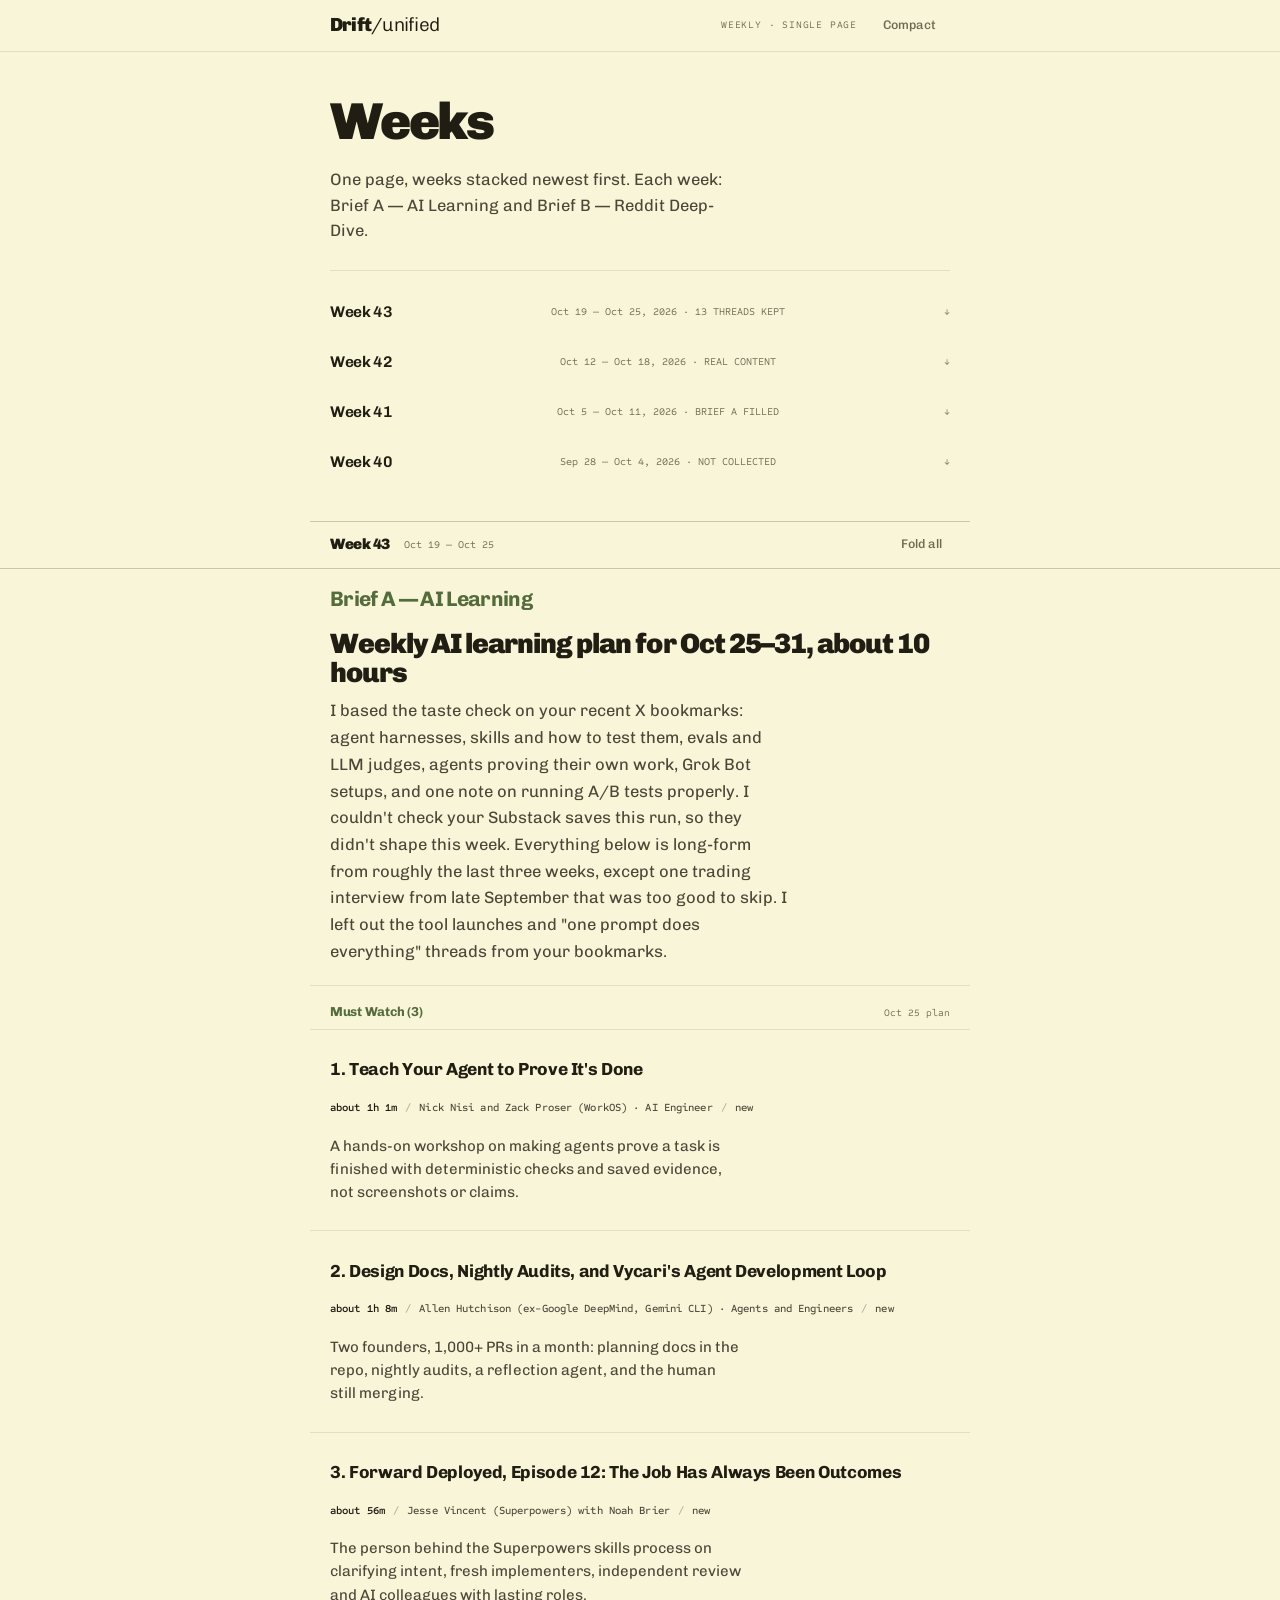
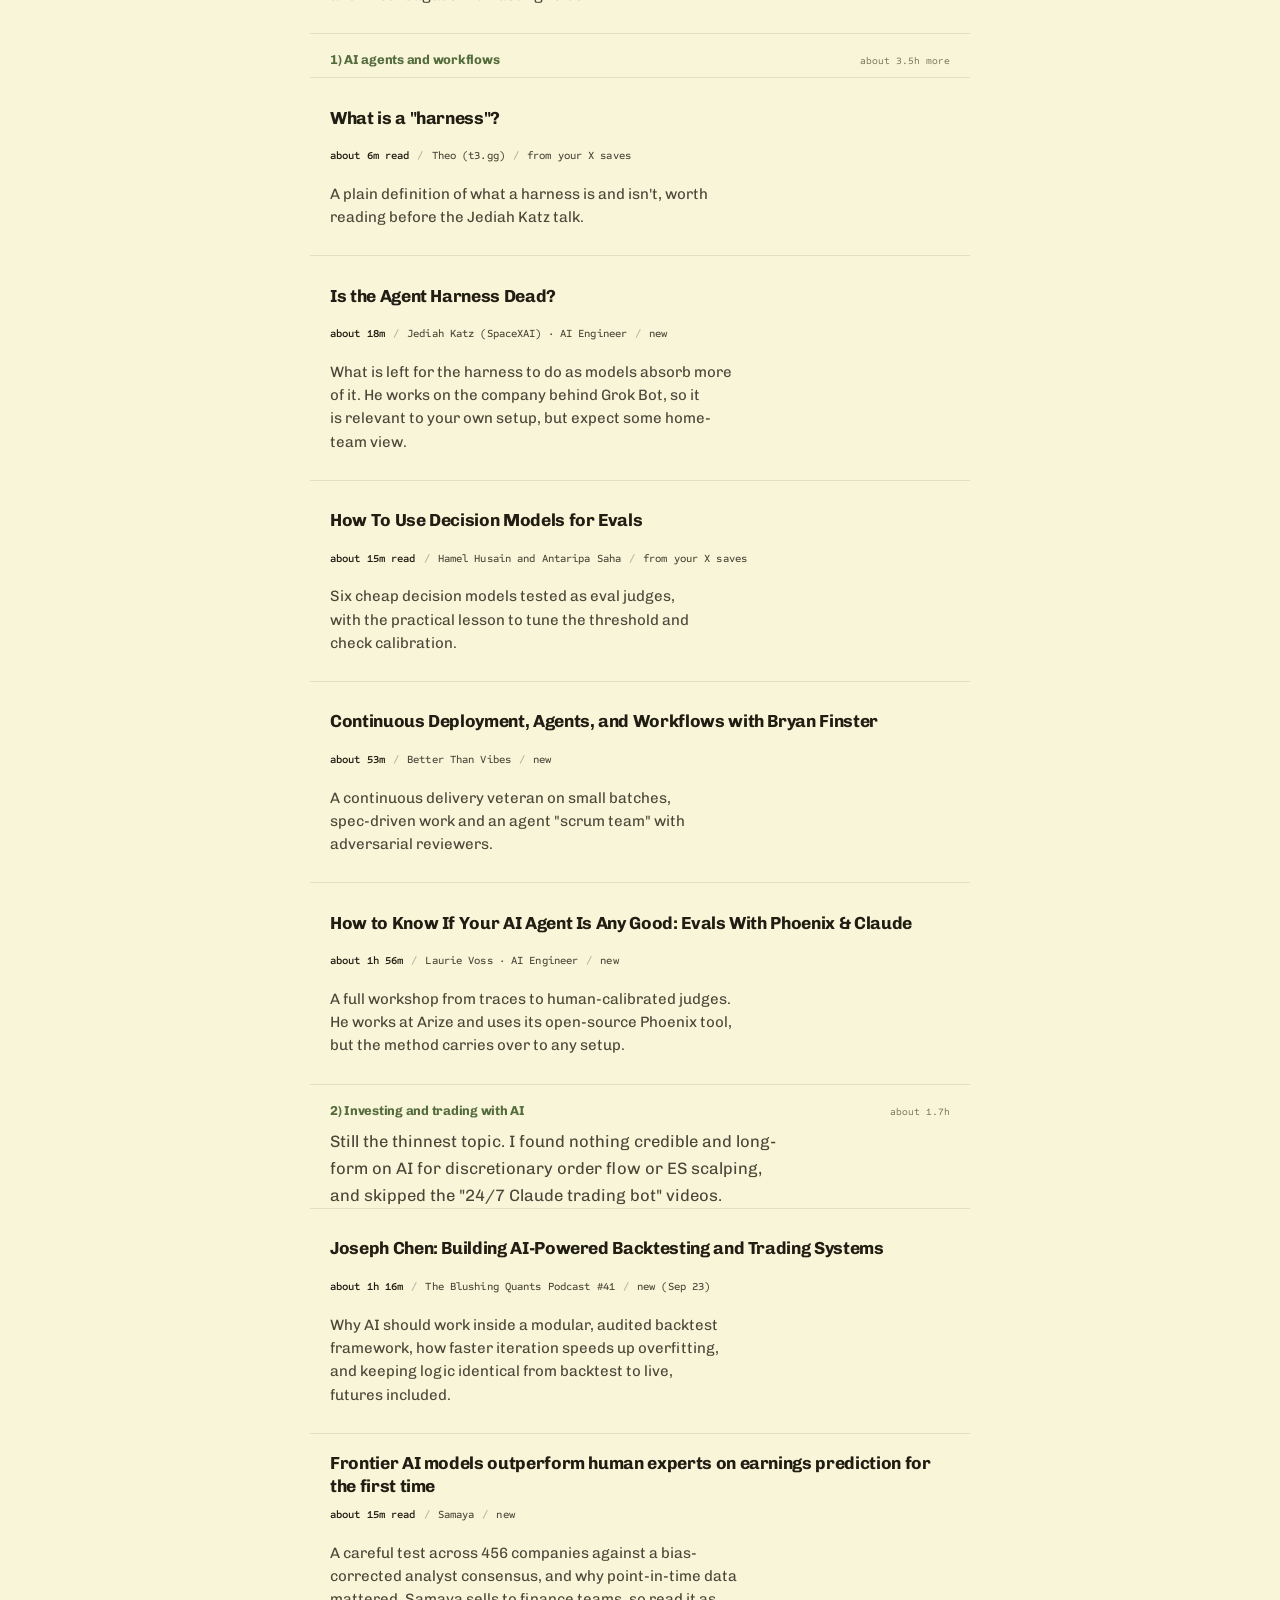
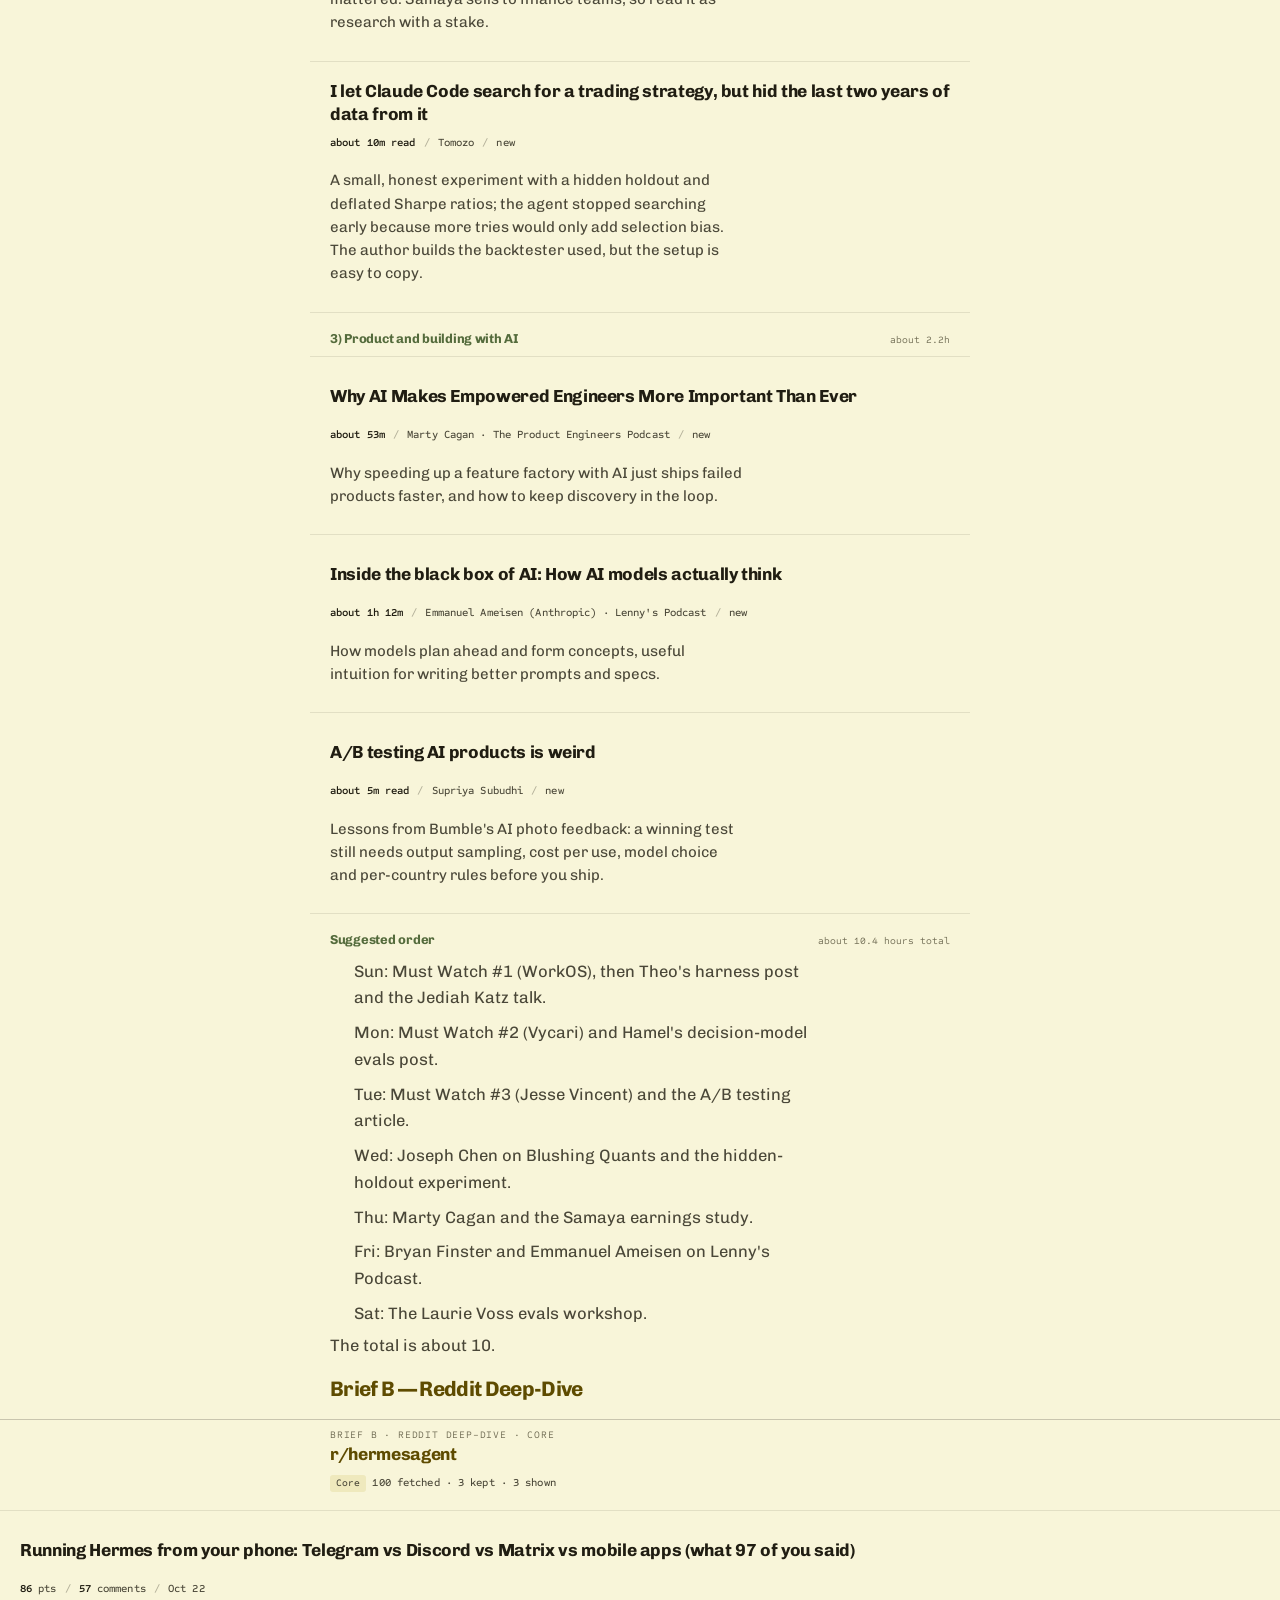
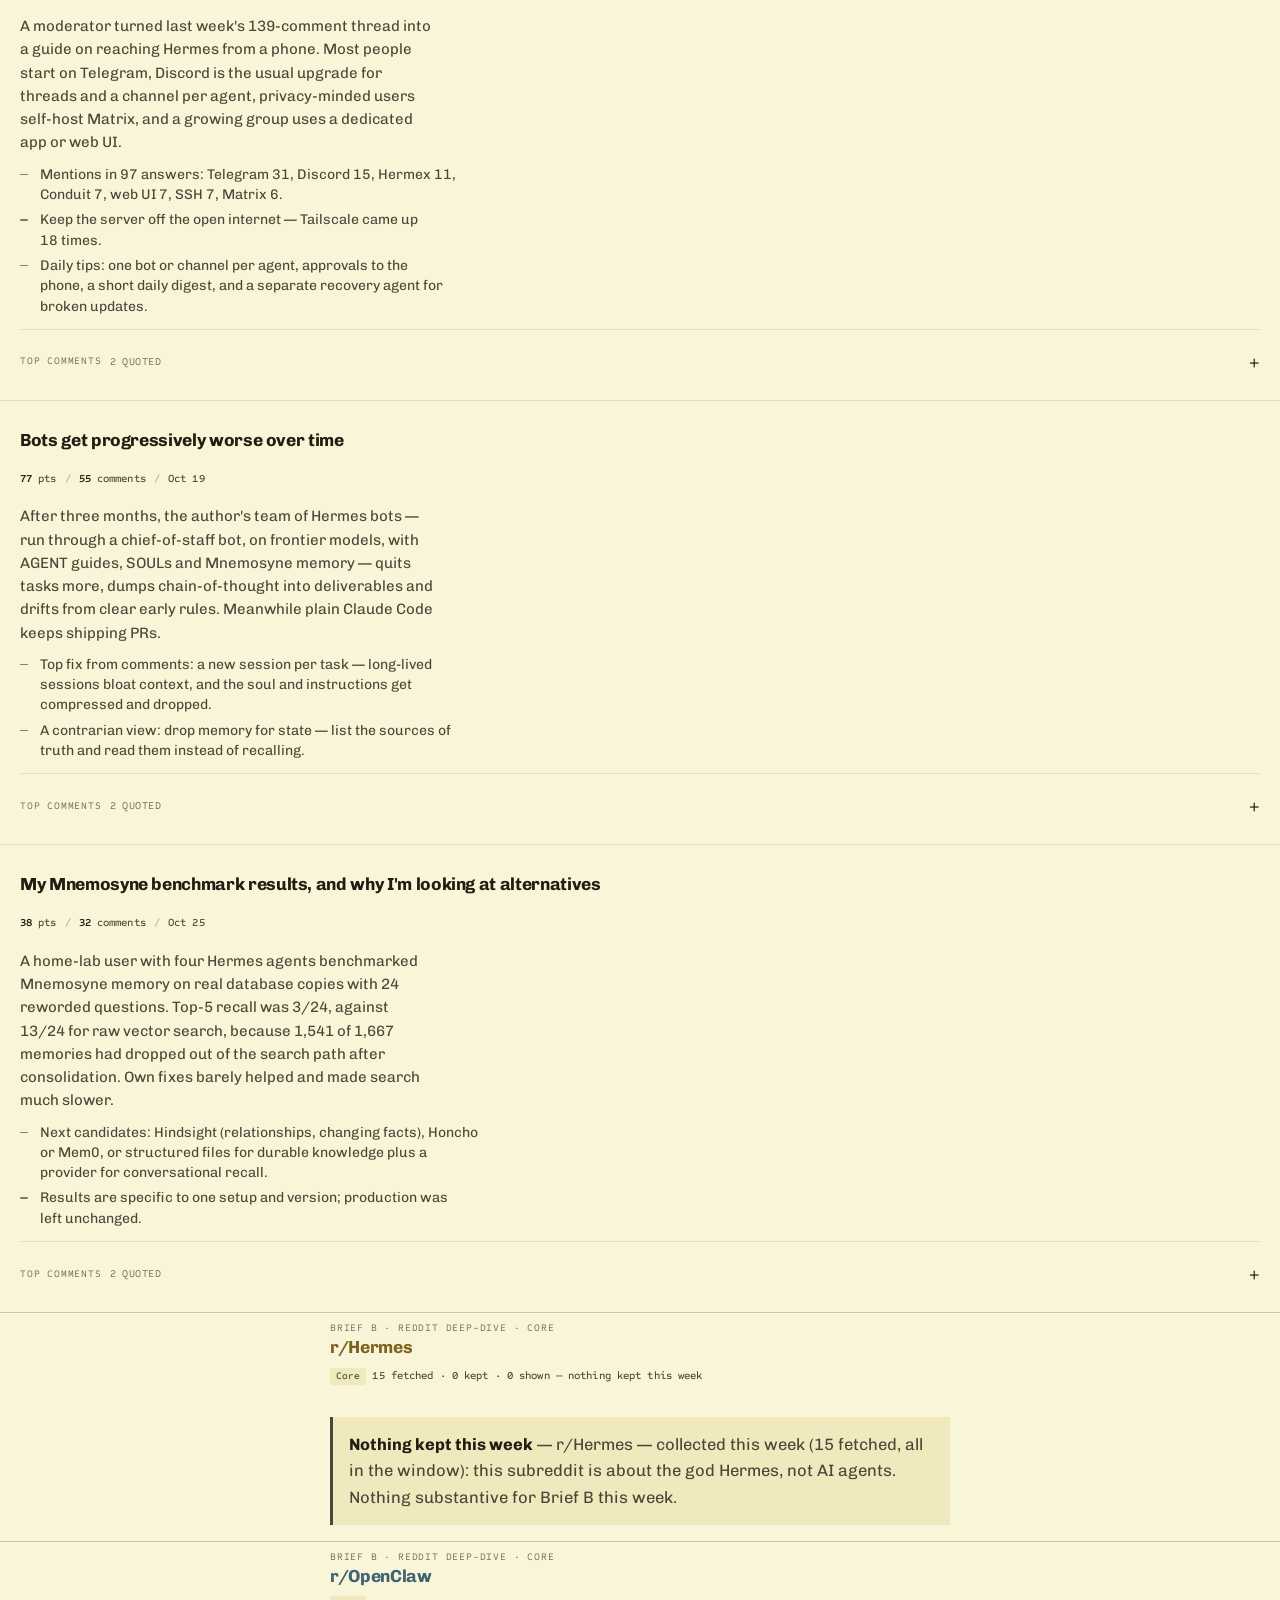
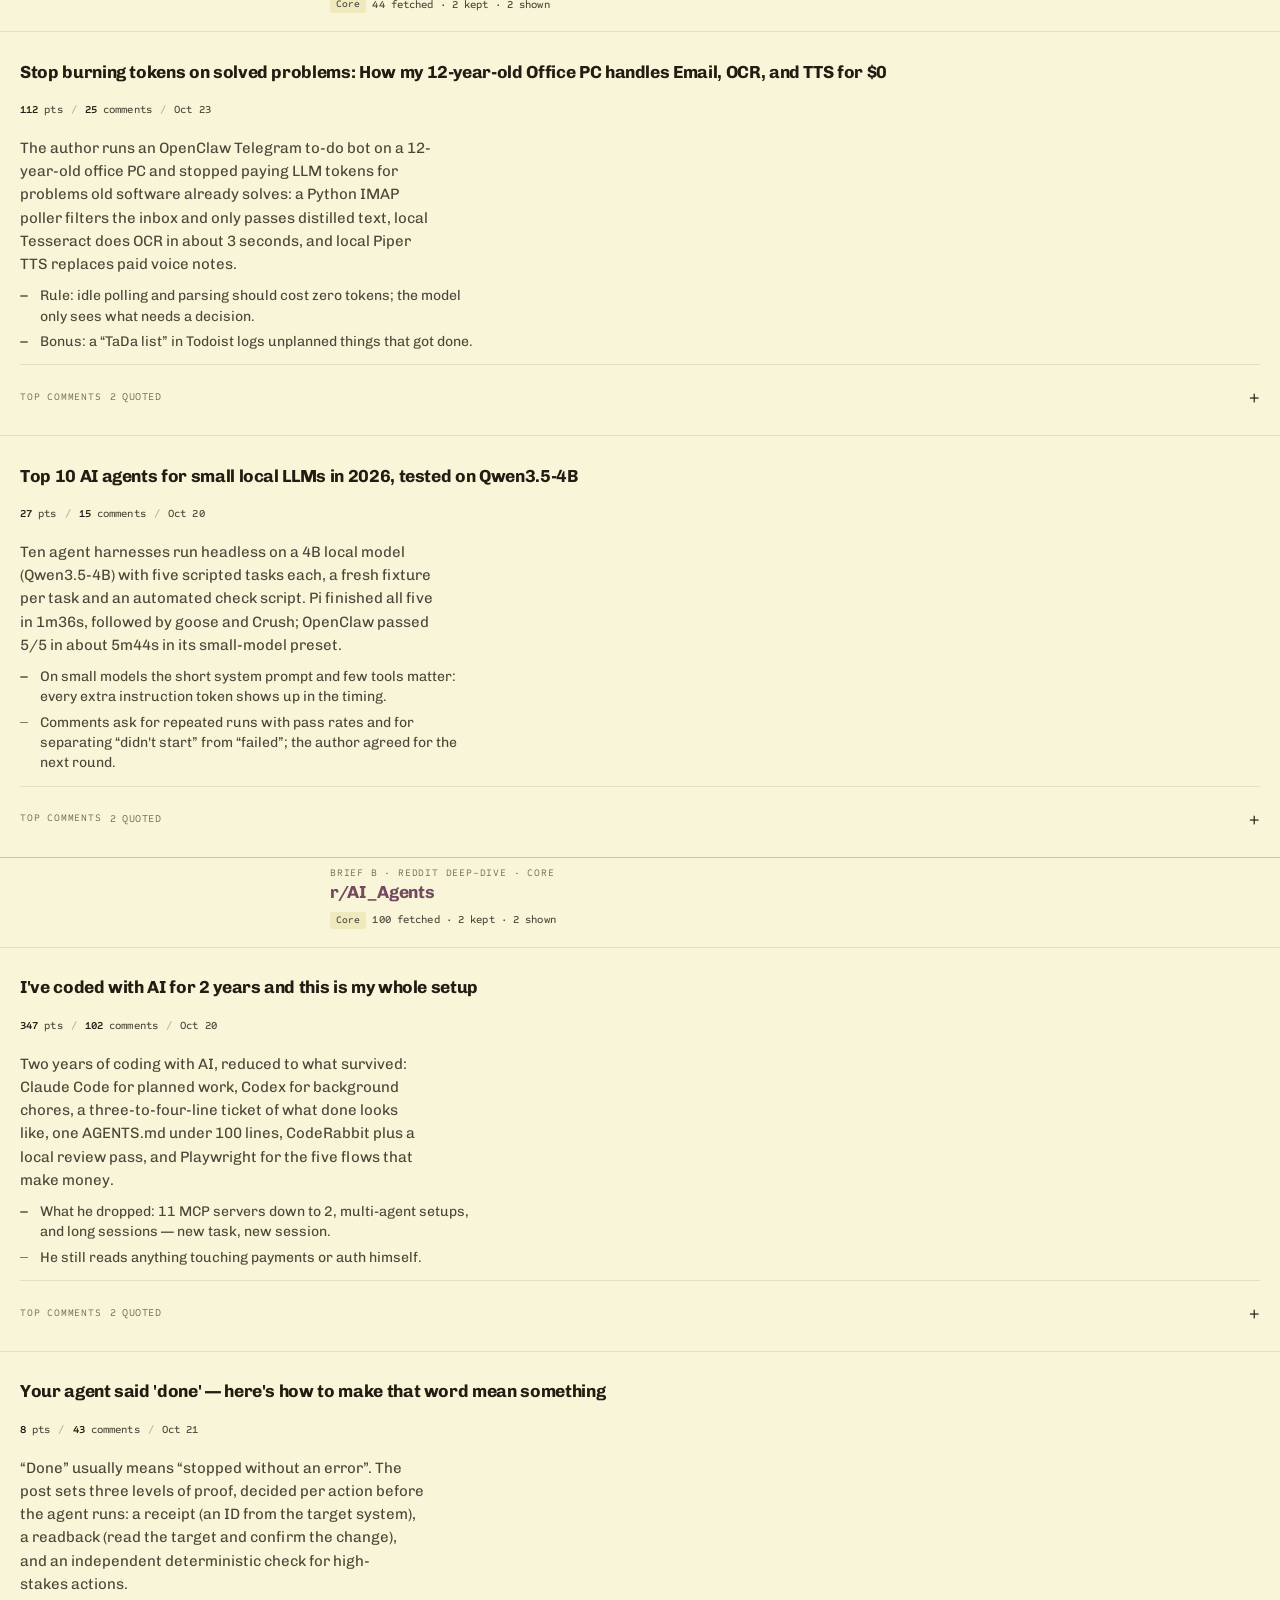
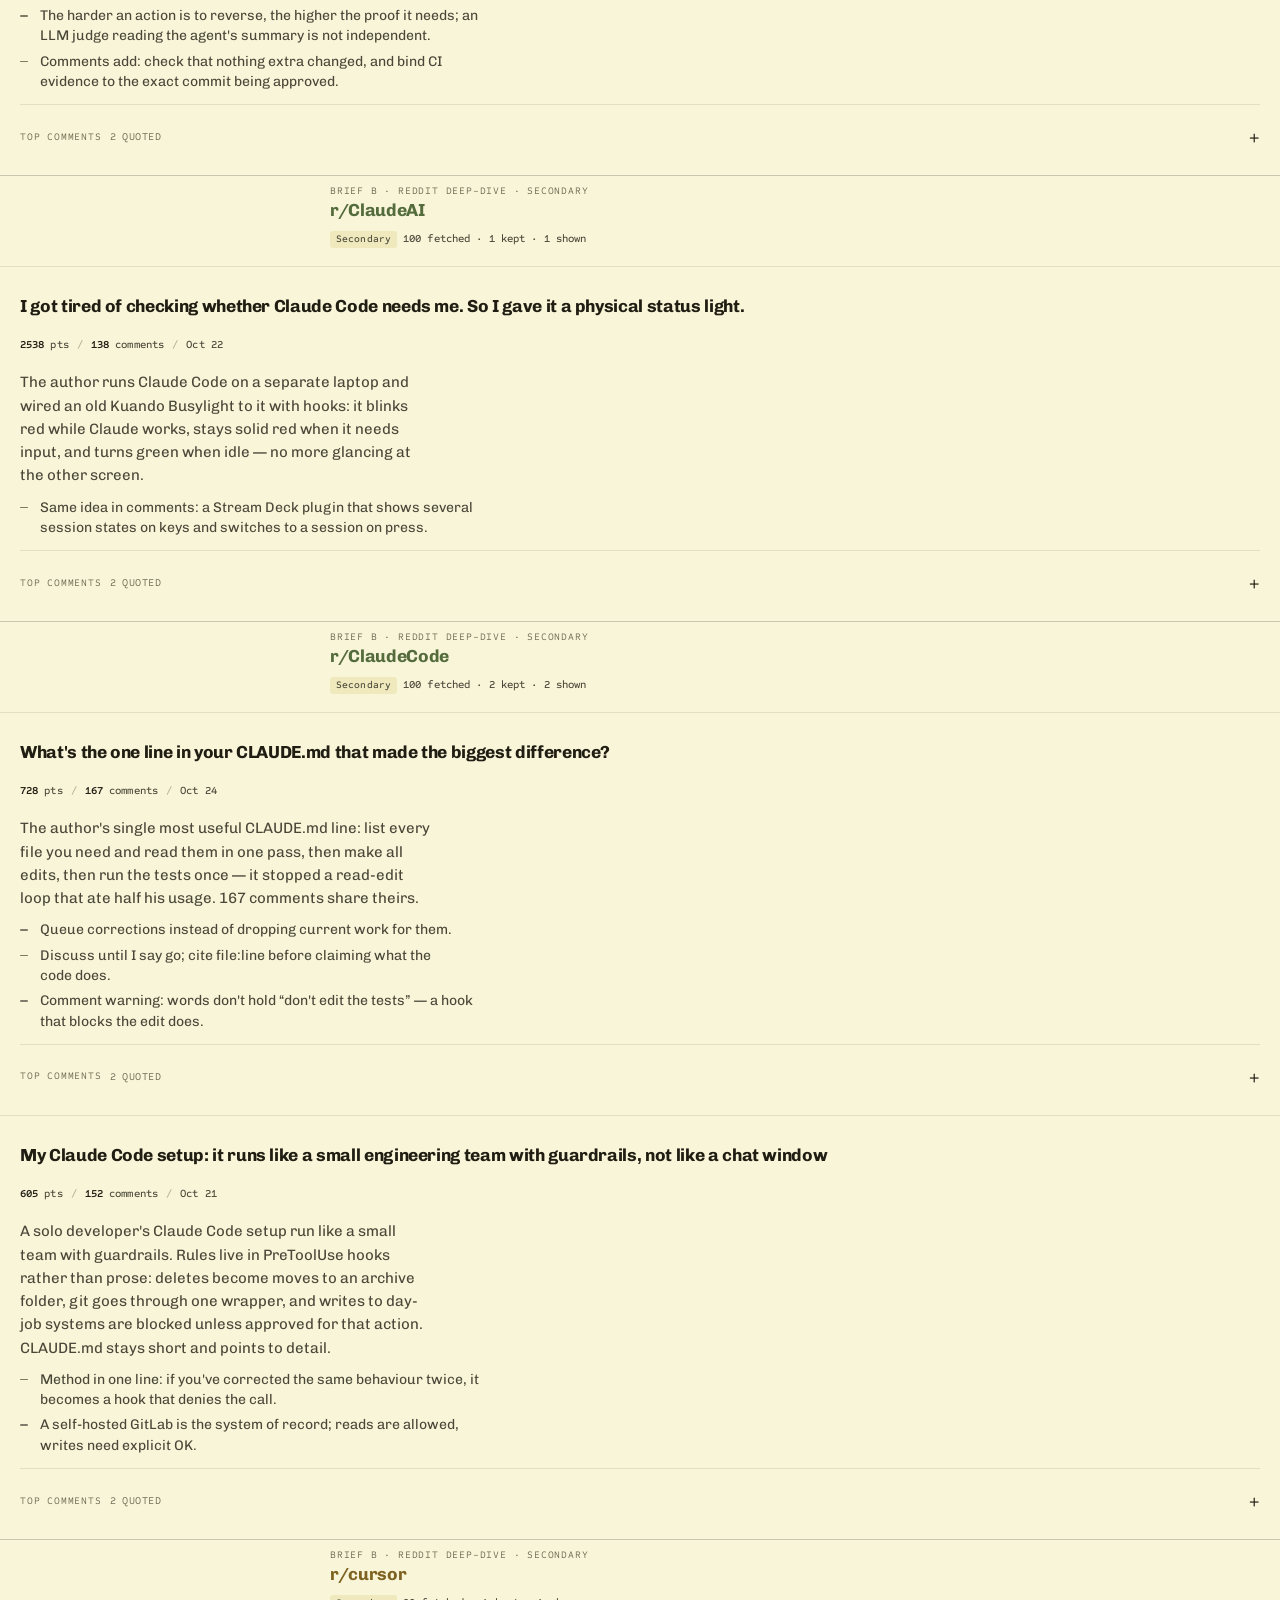
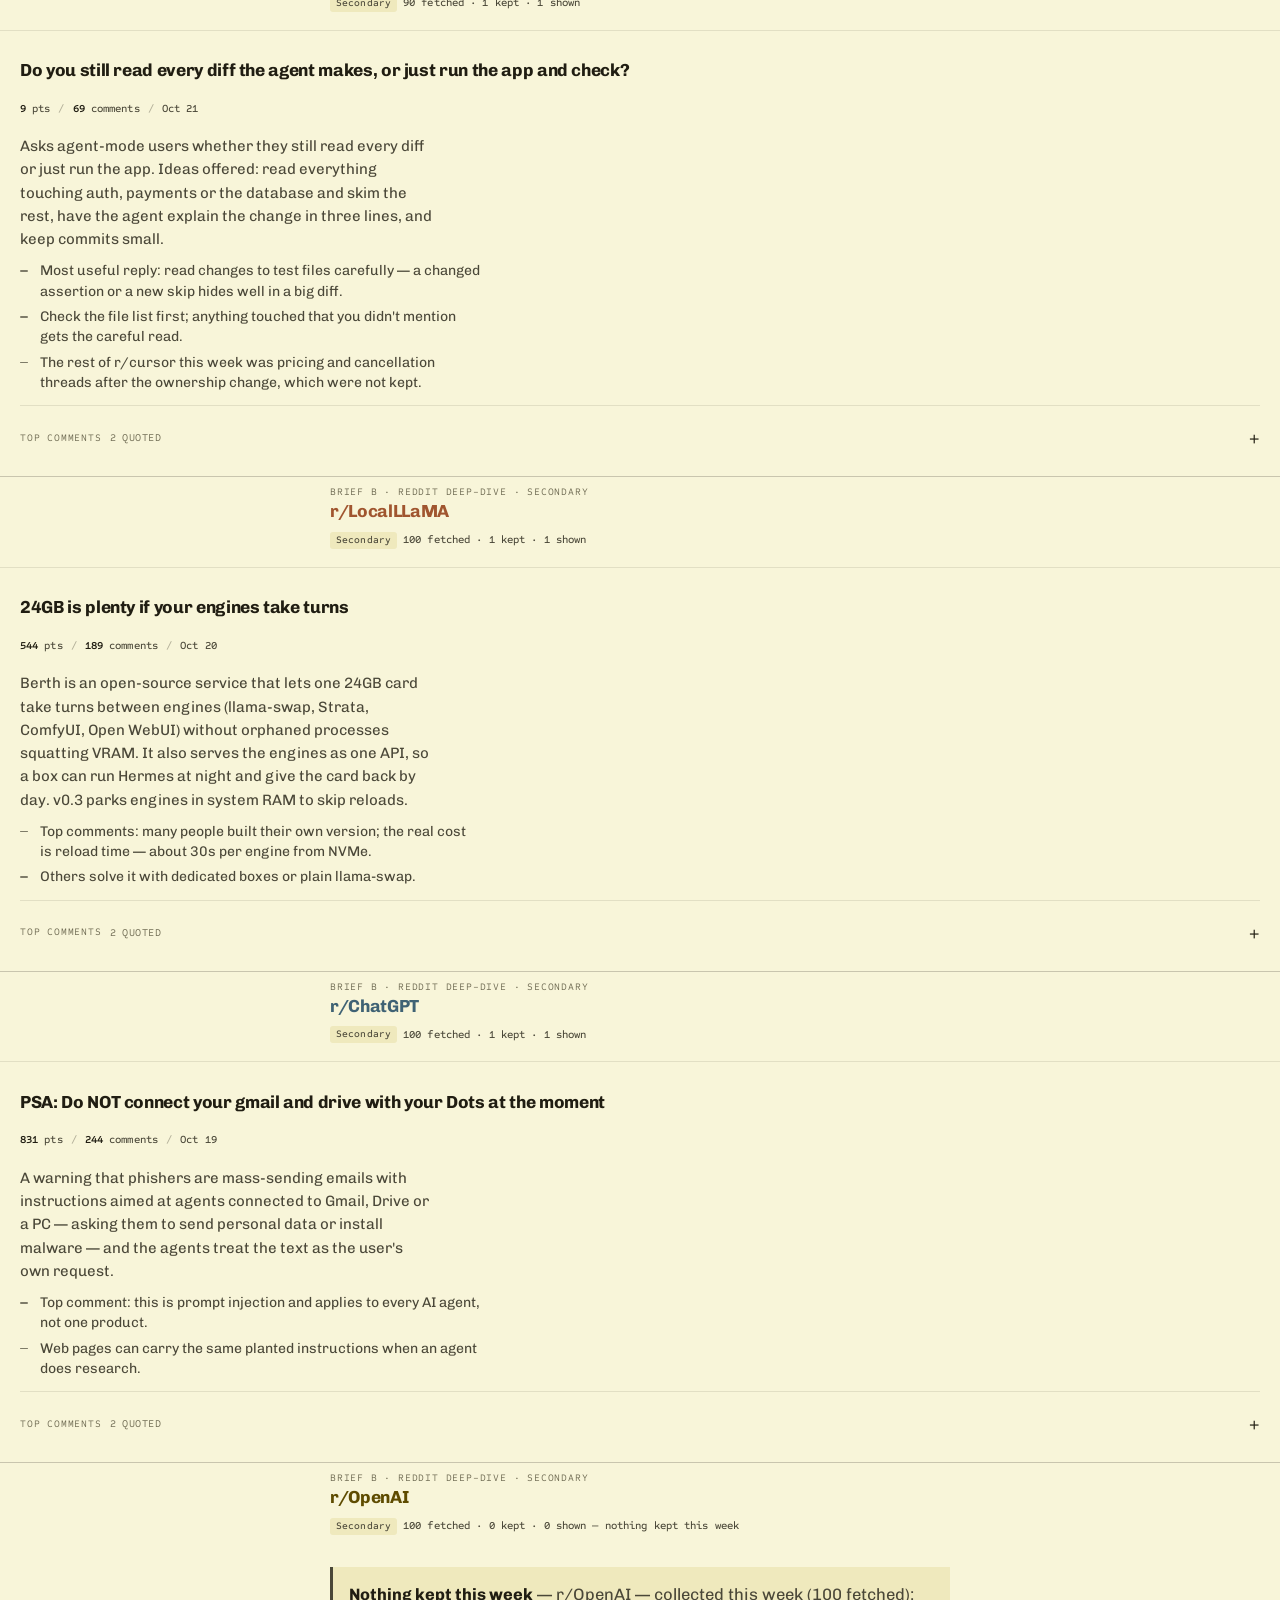
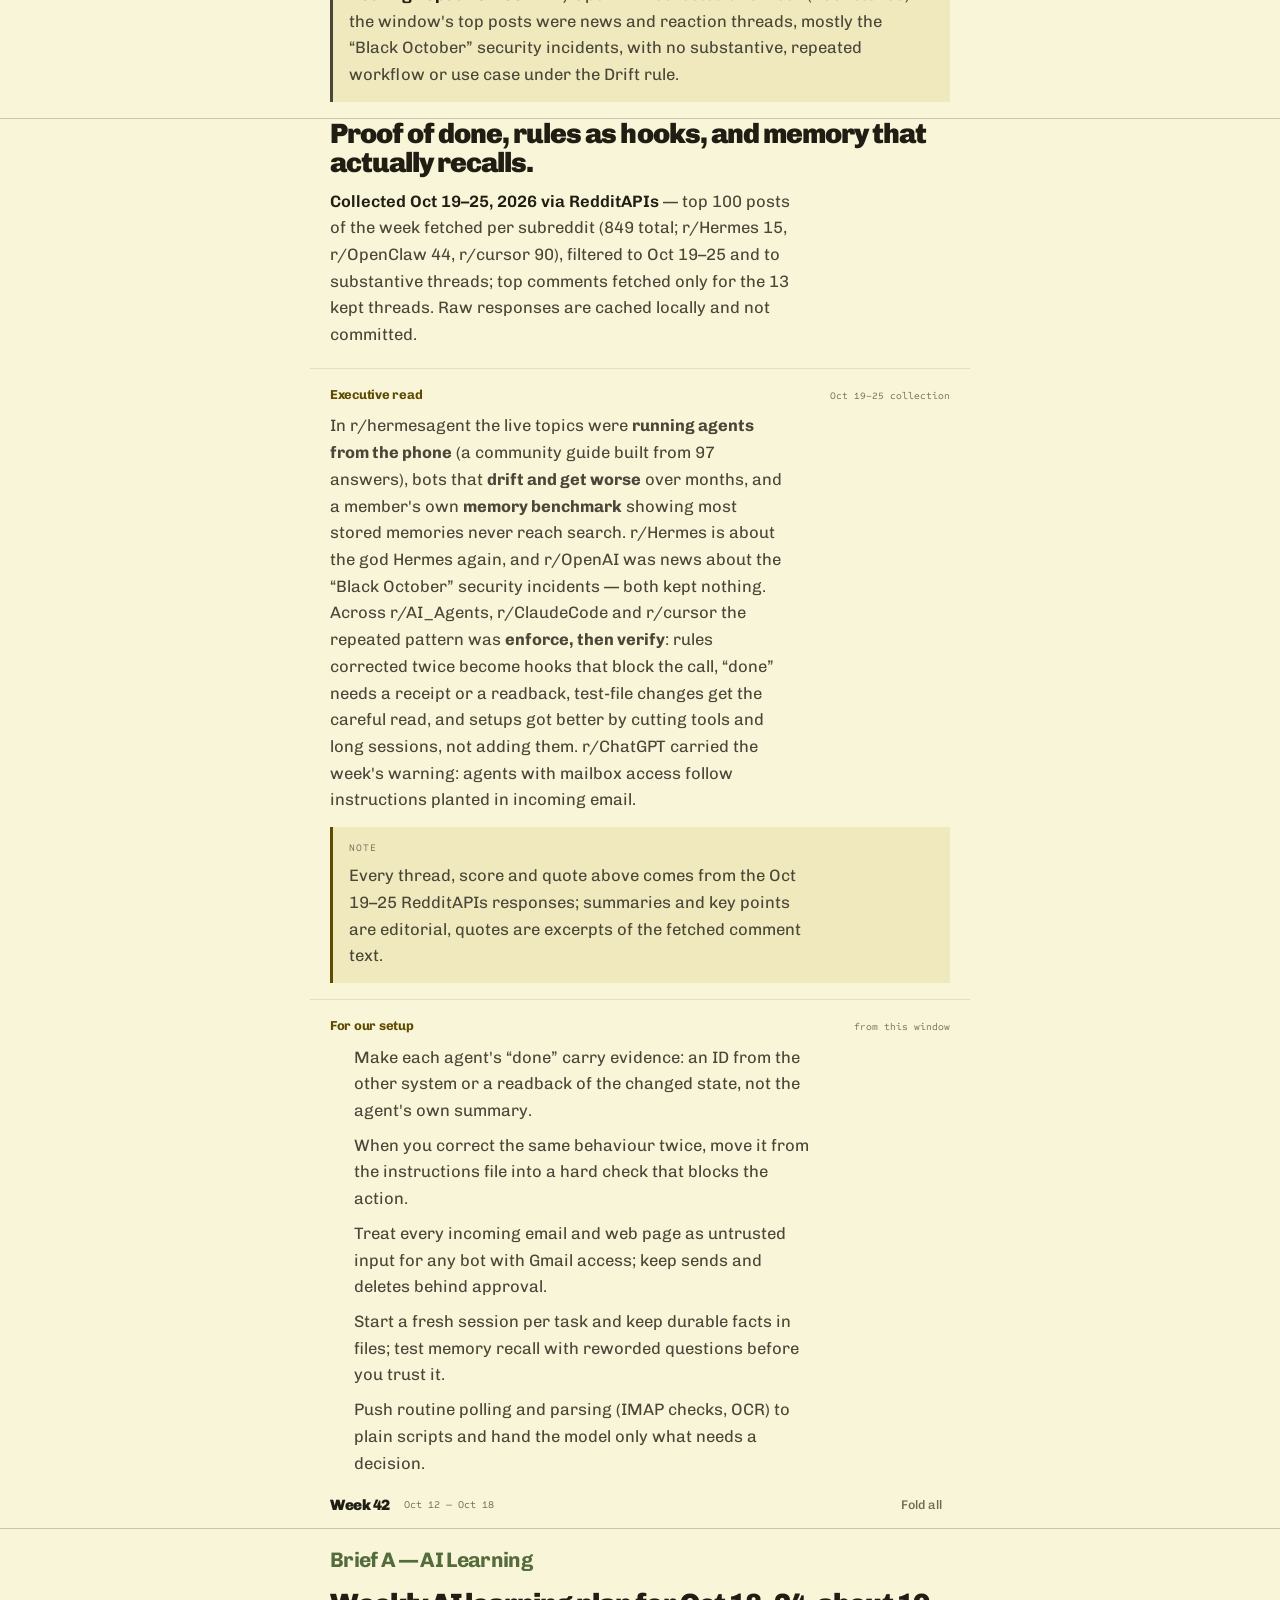
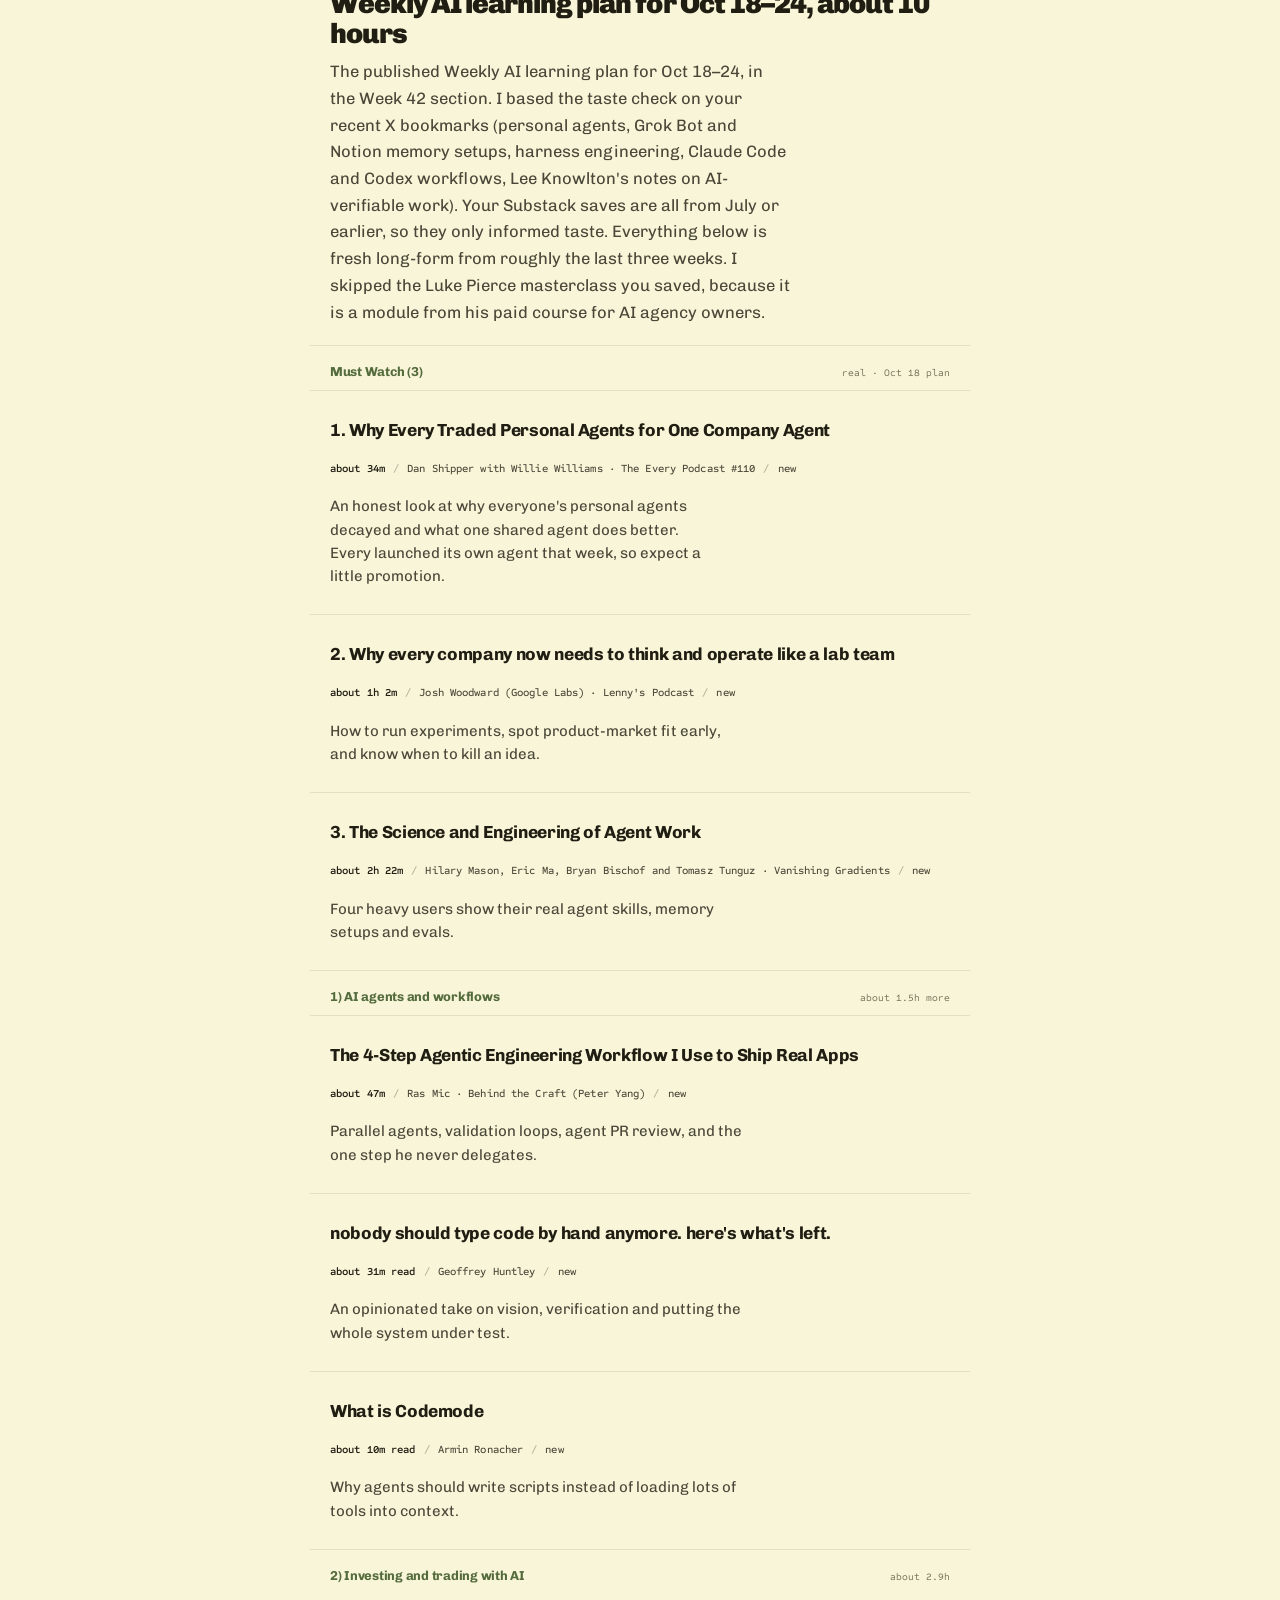
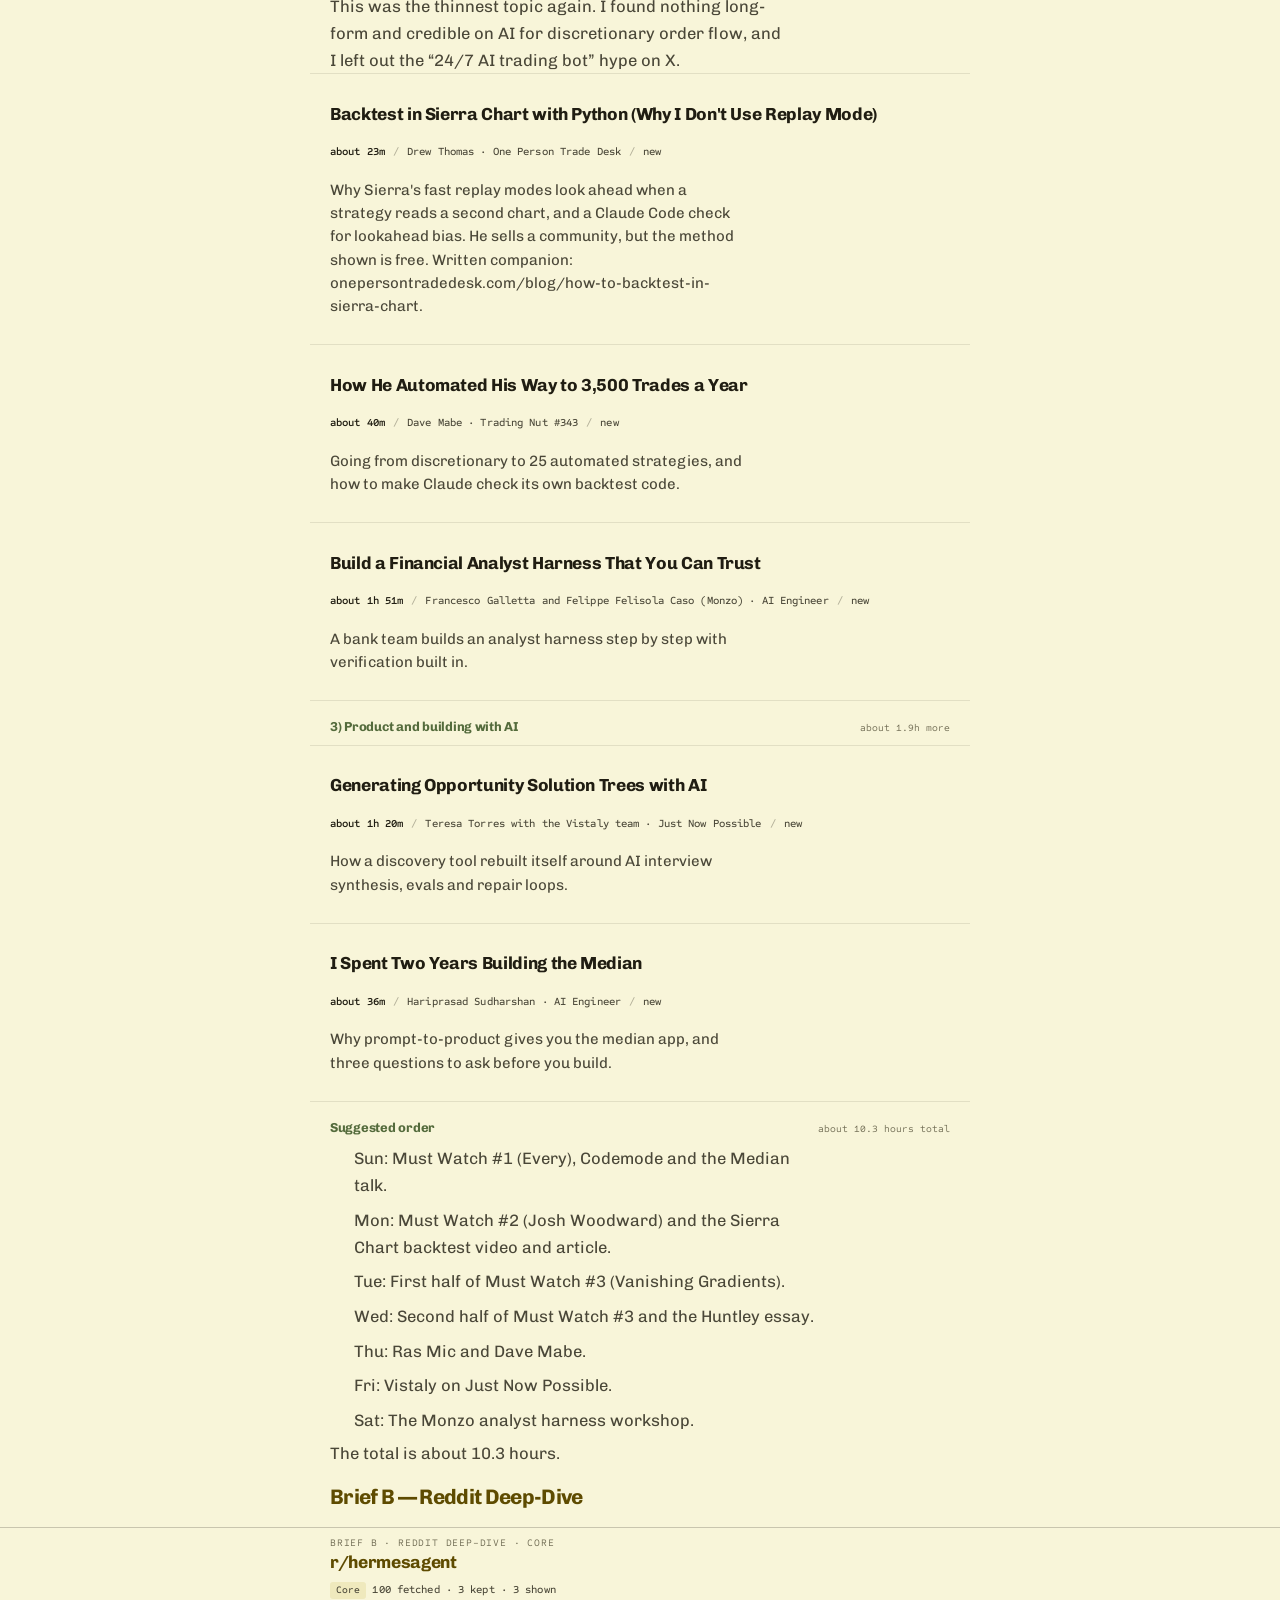
<file: index.html>
<!doctype html>
<html lang="en">
<head>
<meta charset="utf-8">
<meta name="viewport" content="width=device-width, initial-scale=1">
<title>Drift Unified</title>
<meta name="description" content="Weeks stacked on one page: each week an AI learning brief and a Reddit deep-dive brief.">
<link rel="preconnect" href="https://fonts.googleapis.com">
<link rel="preconnect" href="https://fonts.gstatic.com" crossorigin>
<link rel="stylesheet" href="https://fonts.googleapis.com/css2?family=Chivo:wght@300;400;500;600;700;900&family=Sometype+Mono:wght@400;500&display=swap">
<link rel="stylesheet" href="style.css">
</head>
<body>
<header class="top"><div class="w"><span class="wm">Drift<em>/unified</em></span><span class="tools"><span class="live">Weekly · single page</span><button id="dens" class="densbtn" aria-pressed="false">Compact</button></span></div></header>
<main>
  <section class="w weeks" aria-labelledby="weeks-title">
    <h1 id="weeks-title">Weeks</h1>
    <p class="sub">One page, weeks stacked newest first. Each week: Brief A — AI Learning and Brief B — Reddit Deep-Dive.</p>
    <ul class="week-list">
      <li><a class="week-row" href="#wk-43"><span class="week-name">Week 43</span><span class="week-meta">Oct 19 — Oct 25, 2026 · 13 THREADS KEPT</span><span class="arr" aria-hidden="true">↓</span></a></li>
      <li><a class="week-row" href="#wk-42"><span class="week-name">Week 42</span><span class="week-meta">Oct 12 — Oct 18, 2026 · REAL CONTENT</span><span class="arr" aria-hidden="true">↓</span></a></li>
      <li><a class="week-row" href="#wk-41"><span class="week-name">Week 41</span><span class="week-meta">Oct 5 — Oct 11, 2026 · BRIEF A FILLED</span><span class="arr" aria-hidden="true">↓</span></a></li>
      <li><a class="week-row" href="#wk-40"><span class="week-name">Week 40</span><span class="week-meta">Sep 28 — Oct 4, 2026 · NOT COLLECTED</span><span class="arr" aria-hidden="true">↓</span></a></li>
    </ul>
  </section>

  <section class="wk" id="wk-43">
    <div class="wkhead"><div class="in">
      <span class="no">Week 43</span><span class="dt">Oct 19 — Oct 25</span>
      <span class="strip" aria-hidden="true"><i data-on="true"></i><i data-on="true"></i><i data-on="true"></i><i data-on="true"></i><i data-on="true"></i><i data-on="true"></i><i></i><i></i><i></i><i></i><i></i><i></i></span>
      <button class="fold" data-fold-all="43">Fold all</button>
    </div></div>

    <!-- Brief A -->
    <section class="src" id="learning-43" data-fold="false" style="color:var(--h-claudeai)">
      <div class="srch"><div class="in"><h2><button class="srtoggle" aria-expanded="true">Brief A — AI Learning</button></h2></div></div>
      <div class="fold-wrap"><div>

        <div class="sum hed"><h3 class="issuehed">Weekly AI learning plan for Oct 25–31, about 10 hours</h3><p>I based the taste check on your recent X bookmarks: agent harnesses, skills and how to test them, evals and LLM judges, agents proving their own work, Grok Bot setups, and one note on running A/B tests properly. I couldn&#x27;t check your Substack saves this run, so they didn&#x27;t shape this week. Everything below is long-form from roughly the last three weeks, except one trading interview from late September that was too good to skip. I left out the tool launches and &quot;one prompt does everything&quot; threads from your bookmarks.</p></div>
        <div class="grp"><div class="grph"><span>Must Watch (3)</span><span>Oct 25 plan</span></div><div class="tcard"><h3><a href="https://www.youtube.com/watch?v=q4WC4TowkBo" target="_blank" rel="noopener">1. Teach Your Agent to Prove It&#x27;s Done</a></h3><span class="badge"><b>about 1h 1m</b><i>/</i>Nick Nisi and Zack Proser (WorkOS) · AI Engineer<i>/</i>new</span><p class="summary">A hands-on workshop on making agents prove a task is finished with deterministic checks and saved evidence, not screenshots or claims.</p></div><div class="tcard"><h3><a href="https://agentsandengineers.com/episodes/0021-design-docs-nightly-audits-and-vycari-s-agent-development-loop/" target="_blank" rel="noopener">2. Design Docs, Nightly Audits, and Vycari&#x27;s Agent Development Loop</a></h3><span class="badge"><b>about 1h 8m</b><i>/</i>Allen Hutchison (ex-Google DeepMind, Gemini CLI) · Agents and Engineers<i>/</i>new</span><p class="summary">Two founders, 1,000+ PRs in a month: planning docs in the repo, nightly audits, a reflection agent, and the human still merging.</p></div><div class="tcard"><h3><a href="https://www.forwarddeployed.com/p/forward-deployed-episode-12-the-job" target="_blank" rel="noopener">3. Forward Deployed, Episode 12: The Job Has Always Been Outcomes</a></h3><span class="badge"><b>about 56m</b><i>/</i>Jesse Vincent (Superpowers) with Noah Brier<i>/</i>new</span><p class="summary">The person behind the Superpowers skills process on clarifying intent, fresh implementers, independent review and AI colleagues with lasting roles.</p></div></div>
        <div class="grp"><div class="grph"><span>1) AI agents and workflows</span><span>about 3.5h more</span></div><div class="tcard"><h3><a href="https://t3.gg/blog/post/what-is-a-harness" target="_blank" rel="noopener">What is a &quot;harness&quot;?</a></h3><span class="badge"><b>about 6m read</b><i>/</i>Theo (t3.gg)<i>/</i>from your X saves</span><p class="summary">A plain definition of what a harness is and isn&#x27;t, worth reading before the Jediah Katz talk.</p></div><div class="tcard"><h3><a href="https://www.youtube.com/watch?v=7Y4sbZgBdnc" target="_blank" rel="noopener">Is the Agent Harness Dead?</a></h3><span class="badge"><b>about 18m</b><i>/</i>Jediah Katz (SpaceXAI) · AI Engineer<i>/</i>new</span><p class="summary">What is left for the harness to do as models absorb more of it. He works on the company behind Grok Bot, so it is relevant to your own setup, but expect some home-team view.</p></div><div class="tcard"><h3><a href="https://hamel.dev/blog/posts/decision-model-evals/" target="_blank" rel="noopener">How To Use Decision Models for Evals</a></h3><span class="badge"><b>about 15m read</b><i>/</i>Hamel Husain and Antaripa Saha<i>/</i>from your X saves</span><p class="summary">Six cheap decision models tested as eval judges, with the practical lesson to tune the threshold and check calibration.</p></div><div class="tcard"><h3><a href="https://betterthanvibes.transistor.fm/episodes/continuous-deployment-agents-and-workflows-with-bryan-finster" target="_blank" rel="noopener">Continuous Deployment, Agents, and Workflows with Bryan Finster</a></h3><span class="badge"><b>about 53m</b><i>/</i>Better Than Vibes<i>/</i>new</span><p class="summary">A continuous delivery veteran on small batches, spec-driven work and an agent &quot;scrum team&quot; with adversarial reviewers.</p></div><div class="tcard"><h3><a href="https://www.youtube.com/watch?v=SHMCGrNJJGc" target="_blank" rel="noopener">How to Know If Your AI Agent Is Any Good: Evals With Phoenix &amp; Claude</a></h3><span class="badge"><b>about 1h 56m</b><i>/</i>Laurie Voss · AI Engineer<i>/</i>new</span><p class="summary">A full workshop from traces to human-calibrated judges. He works at Arize and uses its open-source Phoenix tool, but the method carries over to any setup.</p></div></div>
        <div class="grp"><div class="grph"><span>2) Investing and trading with AI</span><span>about 1.7h</span></div><p style="padding:0 20px">Still the thinnest topic. I found nothing credible and long-form on AI for discretionary order flow or ES scalping, and skipped the &quot;24/7 Claude trading bot&quot; videos.</p><div class="tcard"><h3><a href="https://theblushingquants.podbean.com/e/joseph-chen-building-ai-powered-backtesting-and-trading-systems-blushing-quants-41/" target="_blank" rel="noopener">Joseph Chen: Building AI-Powered Backtesting and Trading Systems</a></h3><span class="badge"><b>about 1h 16m</b><i>/</i>The Blushing Quants Podcast #41<i>/</i>new (Sep 23)</span><p class="summary">Why AI should work inside a modular, audited backtest framework, how faster iteration speeds up overfitting, and keeping logic identical from backtest to live, futures included.</p></div><div class="tcard"><h3><a href="https://samaya.ai/blog/frontier-ai-models-outperform-human-experts-on-earnings-prediction" target="_blank" rel="noopener">Frontier AI models outperform human experts on earnings prediction for the first time</a></h3><span class="badge"><b>about 15m read</b><i>/</i>Samaya<i>/</i>new</span><p class="summary">A careful test across 456 companies against a bias-corrected analyst consensus, and why point-in-time data mattered. Samaya sells to finance teams, so read it as research with a stake.</p></div><div class="tcard"><h3><a href="https://dev.to/hawkbtcommander/i-let-claude-code-search-for-a-trading-strategy-but-hid-the-last-two-years-of-data-from-it-48ee" target="_blank" rel="noopener">I let Claude Code search for a trading strategy, but hid the last two years of data from it</a></h3><span class="badge"><b>about 10m read</b><i>/</i>Tomozo<i>/</i>new</span><p class="summary">A small, honest experiment with a hidden holdout and deflated Sharpe ratios; the agent stopped searching early because more tries would only add selection bias. The author builds the backtester used, but the setup is easy to copy.</p></div></div>
        <div class="grp"><div class="grph"><span>3) Product and building with AI</span><span>about 2.2h</span></div><div class="tcard"><h3><a href="https://productengineers.com/episodes/season2/why-ai-makes-empowered-engineers-more-important-than-ever-marty-cagan-svpg-founder/" target="_blank" rel="noopener">Why AI Makes Empowered Engineers More Important Than Ever</a></h3><span class="badge"><b>about 53m</b><i>/</i>Marty Cagan · The Product Engineers Podcast<i>/</i>new</span><p class="summary">Why speeding up a feature factory with AI just ships failed products faster, and how to keep discovery in the loop.</p></div><div class="tcard"><h3><a href="https://www.lennysnewsletter.com/p/a-mind-expanding-conversation-on" target="_blank" rel="noopener">Inside the black box of AI: How AI models actually think</a></h3><span class="badge"><b>about 1h 12m</b><i>/</i>Emmanuel Ameisen (Anthropic) · Lenny&#x27;s Podcast<i>/</i>new</span><p class="summary">How models plan ahead and form concepts, useful intuition for writing better prompts and specs.</p></div><div class="tcard"><h3><a href="https://dev.to/dailycontext/ab-testing-ai-products-is-weird-576h" target="_blank" rel="noopener">A/B testing AI products is weird</a></h3><span class="badge"><b>about 5m read</b><i>/</i>Supriya Subudhi<i>/</i>new</span><p class="summary">Lessons from Bumble&#x27;s AI photo feedback: a winning test still needs output sampling, cost per use, model choice and per-country rules before you ship.</p></div></div>
        <div class="grp"><div class="grph"><span>Suggested order</span><span>about 10.4 hours total</span></div><ol class="ed"><li>Sun: Must Watch #1 (WorkOS), then Theo&#x27;s harness post and the Jediah Katz talk.</li><li>Mon: Must Watch #2 (Vycari) and Hamel&#x27;s decision-model evals post.</li><li>Tue: Must Watch #3 (Jesse Vincent) and the A/B testing article.</li><li>Wed: Joseph Chen on Blushing Quants and the hidden-holdout experiment.</li><li>Thu: Marty Cagan and the Samaya earnings study.</li><li>Fri: Bryan Finster and Emmanuel Ameisen on Lenny&#x27;s Podcast.</li><li>Sat: The Laurie Voss evals workshop.</li></ol><p style="padding:0 20px">The total is about 10.</p></div>

      </div></div>
    </section>

  <!-- Brief B -->
  <section class="src" id="reddit-43" data-fold="false" style="color:var(--h-hermes)">
    <div class="srch"><div class="in"><h2><button class="srtoggle" aria-expanded="true">Brief B — Reddit Deep-Dive</button></h2></div></div>
    <div class="fold-wrap"><div>
    <section class="subsrc" id="sub-hermesagent-43" style="color:var(--h-hermes)">
      <header class="subsrc-h">
        <span class="subk">Brief B · Reddit Deep-Dive · Core</span>
        <h3>r/hermesagent</h3>
        <span class="subline"><span class="subtier">Core</span><span class="substat">100 fetched · 3 kept · 3 shown</span></span>
      </header>
<div class="tcard"><h3><a href="https://reddit.com/r/hermesagent/comments/1xcqglx/running_hermes_from_your_phone_telegram_vs/" target="_blank" rel="noopener">Running Hermes from your phone: Telegram vs Discord vs Matrix vs mobile apps (what 97 of you said)</a></h3><span class="badge"><b>86</b> pts<i>/</i><b>57</b> comments<i>/</i>Oct 22</span><p class="summary">A moderator turned last week&#x27;s 139-comment thread into a guide on reaching Hermes from a phone. Most people start on Telegram, Discord is the usual upgrade for threads and a channel per agent, privacy-minded users self-host Matrix, and a growing group uses a dedicated app or web UI.</p><ul class="kp"><li>Mentions in 97 answers: Telegram 31, Discord 15, Hermex 11, Conduit 7, web UI 7, SSH 7, Matrix 6.</li><li>Keep the server off the open internet — Tailscale came up 18 times.</li><li>Daily tips: one bot or channel per agent, approvals to the phone, a short daily digest, and a separate recovery agent for broken updates.</li></ul><details class="tc"><summary class="tc-hd">Top comments <span>2 quoted</span></summary><div class="tc-list"><div class="tc-item"><p class="tc-meta"><b>Pressimize</b><span class="sc">5 pts</span></p><p class="tc-body">I would&#x27;ve loved to stay with matrix but it&#x27;s subpar. By far. Also telegram threaded mode isn&#x27;t great. Imho a forum group works way better. But discord is by far the best. One CATEGORY per bot, not one channel. Multiple channels per category,…</p><a class="tc-pl" href="https://www.reddit.com/r/hermesagent/comments/1xcqglx/running_hermes_from_your_phone_telegram_vs/19rhwp116aopx/" target="_blank" rel="noopener">permalink</a></div><div class="tc-item"><p class="tc-meta"><b>Biomech8</b><span class="sc">4 pts</span></p><p class="tc-body">You can add +3 for Matrix from me and family. E2EE encryption with Matrix is great, especially when Hermes accidentally shares some secret.</p><a class="tc-pl" href="https://www.reddit.com/r/hermesagent/comments/1xcqglx/running_hermes_from_your_phone_telegram_vs/19rhzowxu62si/" target="_blank" rel="noopener">permalink</a></div></div></details></div><div class="tcard"><h3><a href="https://reddit.com/r/hermesagent/comments/1x9n1oi/bots_get_progressively_worse_over_time/" target="_blank" rel="noopener">Bots get progressively worse over time</a></h3><span class="badge"><b>77</b> pts<i>/</i><b>55</b> comments<i>/</i>Oct 19</span><p class="summary">After three months, the author&#x27;s team of Hermes bots — run through a chief-of-staff bot, on frontier models, with AGENT guides, SOULs and Mnemosyne memory — quits tasks more, dumps chain-of-thought into deliverables and drifts from clear early rules. Meanwhile plain Claude Code keeps shipping PRs.</p><ul class="kp"><li>Top fix from comments: a new session per task — long-lived sessions bloat context, and the soul and instructions get compressed and dropped.</li><li>A contrarian view: drop memory for state — list the sources of truth and read them instead of recalling.</li></ul><details class="tc"><summary class="tc-hd">Top comments <span>2 quoted</span></summary><div class="tc-list"><div class="tc-item"><p class="tc-meta"><b>Biomech8</b><span class="sc">47 pts</span></p><p class="tc-body">If they get worse over time, you are probably not resetting sessions often and context bloats. Try using new session for each new task. What should persist will survive in Mnemosyne.</p><a class="tc-pl" href="https://www.reddit.com/r/hermesagent/comments/1x9n1oi/bots_get_progressively_worse_over_time/phmurel/" target="_blank" rel="noopener">permalink</a></div><div class="tc-item"><p class="tc-meta"><b>stiverino</b><span class="sc">19 pts</span></p><p class="tc-body">My answer is always ditch memory and switch to state systems. Make your only memory “don’t use memory” and enumerate the sources of truth for stateful information. I’m exaggerating just a little (but not by much).</p><a class="tc-pl" href="https://www.reddit.com/r/hermesagent/comments/1x9n1oi/bots_get_progressively_worse_over_time/phms9h4/" target="_blank" rel="noopener">permalink</a></div></div></details></div><div class="tcard"><h3><a href="https://reddit.com/r/hermesagent/comments/1xer2wi/my_mnemosyne_benchmark_results_and_why_im_looking/" target="_blank" rel="noopener">My Mnemosyne benchmark results, and why I&#x27;m looking at alternatives</a></h3><span class="badge"><b>38</b> pts<i>/</i><b>32</b> comments<i>/</i>Oct 25</span><p class="summary">A home-lab user with four Hermes agents benchmarked Mnemosyne memory on real database copies with 24 reworded questions. Top-5 recall was 3/24, against 13/24 for raw vector search, because 1,541 of 1,667 memories had dropped out of the search path after consolidation. Own fixes barely helped and made search much slower.</p><ul class="kp"><li>Next candidates: Hindsight (relationships, changing facts), Honcho or Mem0, or structured files for durable knowledge plus a provider for conversational recall.</li><li>Results are specific to one setup and version; production was left unchanged.</li></ul><details class="tc"><summary class="tc-hd">Top comments <span>2 quoted</span></summary><div class="tc-list"><div class="tc-item"><p class="tc-meta"><b>wireandshield</b><span class="sc">4 pts</span></p><p class="tc-body">Before you switch providers, split that 3/24 into two buckets: the memory isn&#x27;t in the index at all, or it is in the index and ranked below the cut. They have completely different fixes. If your 24 gold answers are keyed by the ids of records that…</p><a class="tc-pl" href="https://www.reddit.com/r/hermesagent/comments/1xer2wi/my_mnemosyne_benchmark_results_and_why_im_looking/19rm3f2h5l7fn/" target="_blank" rel="noopener">permalink</a></div><div class="tc-item"><p class="tc-meta"><b>makoto_snkw</b><span class="sc">14 pts</span></p><p class="tc-body">https://preview.redd.it/ucd1rokqljxh1.png?width=1577&amp;format=png&amp;auto=webp&amp;s=8a491d614fbac87fb325c88763db914d60f27a55 I&#x27;m hindsight user from Day 0. 8 months and I have 71K memories with my main hermes agent. One of it, I have 5 running on different…</p><a class="tc-pl" href="https://www.reddit.com/r/hermesagent/comments/1xer2wi/my_mnemosyne_benchmark_results_and_why_im_looking/19rm7419ufw0z/" target="_blank" rel="noopener">permalink</a></div></div></details></div>
</section>

    <section class="subsrc" id="sub-hermes-43" style="color:var(--h-xnetwork)">
      <header class="subsrc-h">
        <span class="subk">Brief B · Reddit Deep-Dive · Core</span>
        <h3>r/Hermes</h3>
        <span class="subline"><span class="subtier">Core</span><span class="substat">15 fetched · 0 kept · 0 shown — nothing kept this week</span></span>
      </header><div class="notyet"><b>Nothing kept this week</b> — r/Hermes — collected this week (15 fetched, all in the window): this subreddit is about the god Hermes, not AI agents. Nothing substantive for Brief B this week.</div></section>

    <section class="subsrc" id="sub-openclaw-43" style="color:var(--h-mlreddit)">
      <header class="subsrc-h">
        <span class="subk">Brief B · Reddit Deep-Dive · Core</span>
        <h3>r/OpenClaw</h3>
        <span class="subline"><span class="subtier">Core</span><span class="substat">44 fetched · 2 kept · 2 shown</span></span>
      </header>
<div class="tcard"><h3><a href="https://reddit.com/r/openclaw/comments/1xdpnvm/stop_burning_tokens_on_solved_problems_how_my/" target="_blank" rel="noopener">Stop burning tokens on solved problems: How my 12-year-old Office PC handles Email, OCR, and TTS for $0</a></h3><span class="badge"><b>112</b> pts<i>/</i><b>25</b> comments<i>/</i>Oct 23</span><p class="summary">The author runs an OpenClaw Telegram to-do bot on a 12-year-old office PC and stopped paying LLM tokens for problems old software already solves: a Python IMAP poller filters the inbox and only passes distilled text, local Tesseract does OCR in about 3 seconds, and local Piper TTS replaces paid voice notes.</p><ul class="kp"><li>Rule: idle polling and parsing should cost zero tokens; the model only sees what needs a decision.</li><li>Bonus: a “TaDa list” in Todoist logs unplanned things that got done.</li></ul><details class="tc"><summary class="tc-hd">Top comments <span>2 quoted</span></summary><div class="tc-list"><div class="tc-item"><p class="tc-meta"><b>OleCuvee</b><span class="sc">15 pts</span></p><p class="tc-body">yes, you get it pal, the trick is build tools (or ask your agent to build tools for himself) for repeat tasks where deterministic repeatable results matter. Giving an probabilistic AI agent the same tasks with no tools 10 times brings 10 times…</p><a class="tc-pl" href="https://www.reddit.com/r/openclaw/comments/1xdpnvm/stop_burning_tokens_on_solved_problems_how_my/19rjut38glpb6/" target="_blank" rel="noopener">permalink</a></div><div class="tc-item"><p class="tc-meta"><b>smuckola</b><span class="sc">3 pts</span></p><p class="tc-body">yes well said. btw, openclaw has a mode to automatically audit your session histories and build a library of proposed skills for you to review and approve. because the default of it just running them is obviously insane too ;) Openclaw is a treasure…</p><a class="tc-pl" href="https://www.reddit.com/r/openclaw/comments/1xdpnvm/stop_burning_tokens_on_solved_problems_how_my/19rk44iq1c677/" target="_blank" rel="noopener">permalink</a></div></div></details></div><div class="tcard"><h3><a href="https://reddit.com/r/openclaw/comments/1xb5yuw/top_10_ai_agents_for_small_local_llms_in_2026/" target="_blank" rel="noopener">Top 10 AI agents for small local LLMs in 2026, tested on Qwen3.5-4B</a></h3><span class="badge"><b>27</b> pts<i>/</i><b>15</b> comments<i>/</i>Oct 20</span><p class="summary">Ten agent harnesses run headless on a 4B local model (Qwen3.5-4B) with five scripted tasks each, a fresh fixture per task and an automated check script. Pi finished all five in 1m36s, followed by goose and Crush; OpenClaw passed 5/5 in about 5m44s in its small-model preset.</p><ul class="kp"><li>On small models the short system prompt and few tools matter: every extra instruction token shows up in the timing.</li><li>Comments ask for repeated runs with pass rates and for separating “didn&#x27;t start” from “failed”; the author agreed for the next round.</li></ul><details class="tc"><summary class="tc-hd">Top comments <span>2 quoted</span></summary><div class="tc-list"><div class="tc-item"><p class="tc-meta"><b>GapNew4766</b><span class="sc">1 pts</span></p><p class="tc-body">yeah that’s my guess too, 4 tools and a short system prompt. on a 4b every extra token of instructions shows up in the timing</p><a class="tc-pl" href="https://www.reddit.com/r/openclaw/comments/1xb5yuw/top_10_ai_agents_for_small_local_llms_in_2026/19rga3oiu6i69/" target="_blank" rel="noopener">permalink</a></div><div class="tc-item"><p class="tc-meta"><b>ZinchaDEV</b><span class="sc">1 pts</span></p><p class="tc-body">For the next round, I’d separate “couldn’t start with this backend” from “ran and failed the task.” The Codex startup error is useful compatibility data, but it doesn’t tell us how it would perform on those five tasks. Were these single runs per…</p><a class="tc-pl" href="https://www.reddit.com/r/openclaw/comments/1xb5yuw/top_10_ai_agents_for_small_local_llms_in_2026/19rh2s6tmg51h/" target="_blank" rel="noopener">permalink</a></div></div></details></div>
</section>

    <section class="subsrc" id="sub-ai-agents-43" style="color:var(--h-singularity)">
      <header class="subsrc-h">
        <span class="subk">Brief B · Reddit Deep-Dive · Core</span>
        <h3>r/AI_Agents</h3>
        <span class="subline"><span class="subtier">Core</span><span class="substat">100 fetched · 2 kept · 2 shown</span></span>
      </header>
<div class="tcard"><h3><a href="https://reddit.com/r/AI_Agents/comments/1xawuwy/ive_coded_with_ai_for_2_years_and_this_is_my/" target="_blank" rel="noopener">I&#x27;ve coded with AI for 2 years and this is my whole setup</a></h3><span class="badge"><b>347</b> pts<i>/</i><b>102</b> comments<i>/</i>Oct 20</span><p class="summary">Two years of coding with AI, reduced to what survived: Claude Code for planned work, Codex for background chores, a three-to-four-line ticket of what done looks like, one AGENTS.md under 100 lines, CodeRabbit plus a local review pass, and Playwright for the five flows that make money.</p><ul class="kp"><li>What he dropped: 11 MCP servers down to 2, multi-agent setups, and long sessions — new task, new session.</li><li>He still reads anything touching payments or auth himself.</li></ul><details class="tc"><summary class="tc-hd">Top comments <span>2 quoted</span></summary><div class="tc-list"><div class="tc-item"><p class="tc-meta"><b>QuanTradin</b><span class="sc">17 pts</span></p><p class="tc-body">the 900 line AGENTS.md is so familiar. mine grew the same way and the agent started obeying the oldest rules hardest, cutting it back fixed more than any model switch.</p><a class="tc-pl" href="https://www.reddit.com/r/AI_Agents/comments/1xawuwy/ive_coded_with_ai_for_2_years_and_this_is_my/phx93fy/" target="_blank" rel="noopener">permalink</a></div><div class="tc-item"><p class="tc-meta"><b>Medical-Analyst2671</b><span class="sc">3 pts</span></p><p class="tc-body">Those three or four lines should include what the agent needs to leave alone. A small bug fix gets expensive fast when the diff includes a refactor nobody asked for</p><a class="tc-pl" href="https://www.reddit.com/r/AI_Agents/comments/1xawuwy/ive_coded_with_ai_for_2_years_and_this_is_my/phxyxsj/" target="_blank" rel="noopener">permalink</a></div></div></details></div><div class="tcard"><h3><a href="https://reddit.com/r/AI_Agents/comments/1xbkr0s/your_agent_said_done_heres_how_to_make_that_word/" target="_blank" rel="noopener">Your agent said &#x27;done&#x27; — here&#x27;s how to make that word mean something</a></h3><span class="badge"><b>8</b> pts<i>/</i><b>43</b> comments<i>/</i>Oct 21</span><p class="summary">“Done” usually means “stopped without an error”. The post sets three levels of proof, decided per action before the agent runs: a receipt (an ID from the target system), a readback (read the target and confirm the change), and an independent deterministic check for high-stakes actions.</p><ul class="kp"><li>The harder an action is to reverse, the higher the proof it needs; an LLM judge reading the agent&#x27;s summary is not independent.</li><li>Comments add: check that nothing extra changed, and bind CI evidence to the exact commit being approved.</li></ul><details class="tc"><summary class="tc-hd">Top comments <span>2 quoted</span></summary><div class="tc-list"><div class="tc-item"><p class="tc-meta"><b>Marcus_MSC</b><span class="sc">1 pts</span></p><p class="tc-body">The readback at level 2 confirms the change you wanted happened, but not that nothing extra happened. An update with a missing filter can touch rows you never read back. A retried send can deliver two copies, and the receipt for each one looks fine.…</p><a class="tc-pl" href="https://www.reddit.com/r/AI_Agents/comments/1xbkr0s/your_agent_said_done_heres_how_to_make_that_word/19rg1zy5pd22t/" target="_blank" rel="noopener">permalink</a></div><div class="tc-item"><p class="tc-meta"><b>Specialist_Bison_737</b><span class="sc">1 pts</span></p><p class="tc-body">For coding workflows, I&#x27;d also bind the evidence to the exact revision being approved. A green CI run for an earlier PR head doesn&#x27;t verify the current change. Keep the expected commit SHA, the check&#x27;s actual head SHA, the run ID and the checks…</p><a class="tc-pl" href="https://www.reddit.com/r/AI_Agents/comments/1xbkr0s/your_agent_said_done_heres_how_to_make_that_word/19rg5ap0kvjk4/" target="_blank" rel="noopener">permalink</a></div></div></details></div>
</section>

    <section class="subsrc" id="sub-claudeai-43" style="color:var(--h-claudeai)">
      <header class="subsrc-h">
        <span class="subk">Brief B · Reddit Deep-Dive · Secondary</span>
        <h3>r/ClaudeAI</h3>
        <span class="subline"><span class="subtier">Secondary</span><span class="substat">100 fetched · 1 kept · 1 shown</span></span>
      </header>
<div class="tcard"><h3><a href="https://reddit.com/r/ClaudeAI/comments/1xcdwdx/i_got_tired_of_checking_whether_claude_code_needs/" target="_blank" rel="noopener">I got tired of checking whether Claude Code needs me. So I gave it a physical status light.</a></h3><span class="badge"><b>2538</b> pts<i>/</i><b>138</b> comments<i>/</i>Oct 22</span><p class="summary">The author runs Claude Code on a separate laptop and wired an old Kuando Busylight to it with hooks: it blinks red while Claude works, stays solid red when it needs input, and turns green when idle — no more glancing at the other screen.</p><ul class="kp"><li>Same idea in comments: a Stream Deck plugin that shows several session states on keys and switches to a session on press.</li></ul><details class="tc"><summary class="tc-hd">Top comments <span>2 quoted</span></summary><div class="tc-list"><div class="tc-item"><p class="tc-meta"><b>soldatodelre</b><span class="sc">258 pts</span></p><p class="tc-body">We finally reinvented factory floor andon lights for terminal windows.</p><a class="tc-pl" href="https://www.reddit.com/r/ClaudeAI/comments/1xcdwdx/i_got_tired_of_checking_whether_claude_code_needs/19rh8zgxu4s8x/" target="_blank" rel="noopener">permalink</a></div><div class="tc-item"><p class="tc-meta"><b>mark_99</b><span class="sc">12 pts</span></p><p class="tc-body">I got a Stream Deck and with Claude wrote a plugin which displays multiple session statuses on as many keys as you assign to it, then switches to each when you press that key.</p><a class="tc-pl" href="https://www.reddit.com/r/ClaudeAI/comments/1xcdwdx/i_got_tired_of_checking_whether_claude_code_needs/19rh8u8p6llhc/" target="_blank" rel="noopener">permalink</a></div></div></details></div>
</section>

    <section class="subsrc" id="sub-claudecode-43" style="color:var(--h-claudeai)">
      <header class="subsrc-h">
        <span class="subk">Brief B · Reddit Deep-Dive · Secondary</span>
        <h3>r/ClaudeCode</h3>
        <span class="subline"><span class="subtier">Secondary</span><span class="substat">100 fetched · 2 kept · 2 shown</span></span>
      </header>
<div class="tcard"><h3><a href="https://reddit.com/r/ClaudeCode/comments/1xeautc/whats_the_one_line_in_your_claudemd_that_made_the/" target="_blank" rel="noopener">What&#x27;s the one line in your CLAUDE.md that made the biggest difference?</a></h3><span class="badge"><b>728</b> pts<i>/</i><b>167</b> comments<i>/</i>Oct 24</span><p class="summary">The author&#x27;s single most useful CLAUDE.md line: list every file you need and read them in one pass, then make all edits, then run the tests once — it stopped a read-edit loop that ate half his usage. 167 comments share theirs.</p><ul class="kp"><li>Queue corrections instead of dropping current work for them.</li><li>Discuss until I say go; cite file:line before claiming what the code does.</li><li>Comment warning: words don&#x27;t hold “don&#x27;t edit the tests” — a hook that blocks the edit does.</li></ul><details class="tc"><summary class="tc-hd">Top comments <span>2 quoted</span></summary><div class="tc-list"><div class="tc-item"><p class="tc-meta"><b>pixxelkick</b><span class="sc">127 pts</span></p><p class="tc-body">&quot;Treat all work as a queue of todo. When I propose tweaks or changes or corrections, append it to the queue, do not break the queue to suddenly prioritize my correction. Only stop when 100% of your queue us truly clear&quot; This one solved my constant…</p><a class="tc-pl" href="https://www.reddit.com/r/ClaudeCode/comments/1xeautc/whats_the_one_line_in_your_claudemd_that_made_the/19rlwk7oqkz9d/" target="_blank" rel="noopener">permalink</a></div><div class="tc-item"><p class="tc-meta"><b>Stunning-Sherbet1853</b><span class="sc">33 pts</span></p><p class="tc-body">mine is a fact check rule: before writing &quot;we do X&quot; or &quot;we don&#x27;t have X&quot; anywhere, reopen the code and cite file:line, even if it said the same thing an hour ago. we added it after it described our own code wrong in two drafts in a row. with your…</p><a class="tc-pl" href="https://www.reddit.com/r/ClaudeCode/comments/1xeautc/whats_the_one_line_in_your_claudemd_that_made_the/19rl6vunk8nlt/" target="_blank" rel="noopener">permalink</a></div></div></details></div><div class="tcard"><h3><a href="https://reddit.com/r/ClaudeCode/comments/1xbxoza/my_claude_code_setup_it_runs_like_a_small/" target="_blank" rel="noopener">My Claude Code setup: it runs like a small engineering team with guardrails, not like a chat window</a></h3><span class="badge"><b>605</b> pts<i>/</i><b>152</b> comments<i>/</i>Oct 21</span><p class="summary">A solo developer&#x27;s Claude Code setup run like a small team with guardrails. Rules live in PreToolUse hooks rather than prose: deletes become moves to an archive folder, git goes through one wrapper, and writes to day-job systems are blocked unless approved for that action. CLAUDE.md stays short and points to detail.</p><ul class="kp"><li>Method in one line: if you&#x27;ve corrected the same behaviour twice, it becomes a hook that denies the call.</li><li>A self-hosted GitLab is the system of record; reads are allowed, writes need explicit OK.</li></ul><details class="tc"><summary class="tc-hd">Top comments <span>2 quoted</span></summary><div class="tc-list"><div class="tc-item"><p class="tc-meta"><b>MAGA-ForTrump</b><span class="sc">56 pts</span></p><p class="tc-body">The medium is already in the post, it&#x27;s just buried. &quot;If I&#x27;ve corrected the same thing twice, it becomes a hook&quot; is the whole method. You don&#x27;t start with 90 MCP tools. You start with a short CLAUDE.md and wait for the same mistake to show up a…</p><a class="tc-pl" href="https://www.reddit.com/r/ClaudeCode/comments/1xbxoza/my_claude_code_setup_it_runs_like_a_small/19rgowjvhxdj5/" target="_blank" rel="noopener">permalink</a></div><div class="tc-item"><p class="tc-meta"><b>aaraujo666</b><span class="sc">12 pts</span></p><p class="tc-body">Not being facetious... this is probably the best advice I can give you... Ask Claude: Explain the difference between a rule in my [Claude.md](http://Claude.md) file and a hook In my experience, if you yell at Claude enough asking &quot;Why do you keep…</p><a class="tc-pl" href="https://www.reddit.com/r/ClaudeCode/comments/1xbxoza/my_claude_code_setup_it_runs_like_a_small/19rg8vypy0beq/" target="_blank" rel="noopener">permalink</a></div></div></details></div>
</section>

    <section class="subsrc" id="sub-cursor-43" style="color:var(--h-xnetwork)">
      <header class="subsrc-h">
        <span class="subk">Brief B · Reddit Deep-Dive · Secondary</span>
        <h3>r/cursor</h3>
        <span class="subline"><span class="subtier">Secondary</span><span class="substat">90 fetched · 1 kept · 1 shown</span></span>
      </header>
<div class="tcard"><h3><a href="https://reddit.com/r/cursor/comments/1xbzrqc/do_you_still_read_every_diff_the_agent_makes_or/" target="_blank" rel="noopener">Do you still read every diff the agent makes, or just run the app and check?</a></h3><span class="badge"><b>9</b> pts<i>/</i><b>69</b> comments<i>/</i>Oct 21</span><p class="summary">Asks agent-mode users whether they still read every diff or just run the app. Ideas offered: read everything touching auth, payments or the database and skim the rest, have the agent explain the change in three lines, and keep commits small.</p><ul class="kp"><li>Most useful reply: read changes to test files carefully — a changed assertion or a new skip hides well in a big diff.</li><li>Check the file list first; anything touched that you didn&#x27;t mention gets the careful read.</li><li>The rest of r/cursor this week was pricing and cancellation threads after the ownership change, which were not kept.</li></ul><details class="tc"><summary class="tc-hd">Top comments <span>2 quoted</span></summary><div class="tc-list"><div class="tc-item"><p class="tc-meta"><b>Inner_Storage_3374</b><span class="sc">8 pts</span></p><p class="tc-body">I stopped reading every diff, but I started reading one specific kind very carefully: changes to test files. Agents are very good at making tests pass. Sometimes by fixing the code, sometimes by politely convincing the test it was wrong all along. A…</p><a class="tc-pl" href="https://www.reddit.com/r/cursor/comments/1xbzrqc/do_you_still_read_every_diff_the_agent_makes_or/19rgfjze6wsao/" target="_blank" rel="noopener">permalink</a></div><div class="tc-item"><p class="tc-meta"><b>iBuildRandomStuff</b><span class="sc">2 pts</span></p><p class="tc-body">i still read the diff but i read it in a different order now. i look at the file list first and if it touched something i didn&#x27;t mention in the prompt (config, lockfile, some random util), that gets the careful read. the rest i skim and then…</p><a class="tc-pl" href="https://www.reddit.com/r/cursor/comments/1xbzrqc/do_you_still_read_every_diff_the_agent_makes_or/19rgy655js668/" target="_blank" rel="noopener">permalink</a></div></div></details></div>
</section>

    <section class="subsrc" id="sub-localllama-43" style="color:var(--h-localllama)">
      <header class="subsrc-h">
        <span class="subk">Brief B · Reddit Deep-Dive · Secondary</span>
        <h3>r/LocalLLaMA</h3>
        <span class="subline"><span class="subtier">Secondary</span><span class="substat">100 fetched · 1 kept · 1 shown</span></span>
      </header>
<div class="tcard"><h3><a href="https://reddit.com/r/LocalLLaMA/comments/1xahi82/24gb_is_plenty_if_your_engines_take_turns/" target="_blank" rel="noopener">24GB is plenty if your engines take turns</a></h3><span class="badge"><b>544</b> pts<i>/</i><b>189</b> comments<i>/</i>Oct 20</span><p class="summary">Berth is an open-source service that lets one 24GB card take turns between engines (llama-swap, Strata, ComfyUI, Open WebUI) without orphaned processes squatting VRAM. It also serves the engines as one API, so a box can run Hermes at night and give the card back by day. v0.3 parks engines in system RAM to skip reloads.</p><ul class="kp"><li>Top comments: many people built their own version; the real cost is reload time — about 30s per engine from NVMe.</li><li>Others solve it with dedicated boxes or plain llama-swap.</li></ul><details class="tc"><summary class="tc-hd">Top comments <span>2 quoted</span></summary><div class="tc-list"><div class="tc-item"><p class="tc-meta"><b>Distinct-Pie2389</b><span class="sc">22 pts</span></p><p class="tc-body">I’ve got mine on an NVMe SSD so swap is 30s for most everything other then strata @ 54s. It’s really not bad. Unless you have $4000 to switch these loads to different machines entirely then you’re already starting these engines by hand or service…</p><a class="tc-pl" href="https://www.reddit.com/r/LocalLLaMA/comments/1xahi82/24gb_is_plenty_if_your_engines_take_turns/phtxnzv/" target="_blank" rel="noopener">permalink</a></div><div class="tc-item"><p class="tc-meta"><b>New-Stop1494</b><span class="sc">10 pts</span></p><p class="tc-body">We run Hermes too — it&#x27;s the orchestrator for our whole setup — and we ended up solving this the boring way: dedicated boxes. One machine is all 27B (heavy building/review), the other is all Flash-Next (fast lane), so nothing ever fights over VRAM.…</p><a class="tc-pl" href="https://www.reddit.com/r/LocalLLaMA/comments/1xahi82/24gb_is_plenty_if_your_engines_take_turns/phu7jtt/" target="_blank" rel="noopener">permalink</a></div></div></details></div>
</section>

    <section class="subsrc" id="sub-chatgpt-43" style="color:var(--h-mlreddit)">
      <header class="subsrc-h">
        <span class="subk">Brief B · Reddit Deep-Dive · Secondary</span>
        <h3>r/ChatGPT</h3>
        <span class="subline"><span class="subtier">Secondary</span><span class="substat">100 fetched · 1 kept · 1 shown</span></span>
      </header>
<div class="tcard"><h3><a href="https://reddit.com/r/ChatGPT/comments/1x9ik3x/psa_do_not_connect_your_gmail_and_drive_with_your/" target="_blank" rel="noopener">PSA: Do NOT connect your gmail and drive with your Dots at the moment</a></h3><span class="badge"><b>831</b> pts<i>/</i><b>244</b> comments<i>/</i>Oct 19</span><p class="summary">A warning that phishers are mass-sending emails with instructions aimed at agents connected to Gmail, Drive or a PC — asking them to send personal data or install malware — and the agents treat the text as the user&#x27;s own request.</p><ul class="kp"><li>Top comment: this is prompt injection and applies to every AI agent, not one product.</li><li>Web pages can carry the same planted instructions when an agent does research.</li></ul><details class="tc"><summary class="tc-hd">Top comments <span>2 quoted</span></summary><div class="tc-list"><div class="tc-item"><p class="tc-meta"><b>stupidcookface</b><span class="sc">478 pts</span></p><p class="tc-body">This is called prompt injection and it doesn&#x27;t apply just to dots. It applies to all ai. They can all be fooled by this. Welcome to the wild wild west.</p><a class="tc-pl" href="https://www.reddit.com/r/ChatGPT/comments/1x9ik3x/psa_do_not_connect_your_gmail_and_drive_with_your/phlsa4y/" target="_blank" rel="noopener">permalink</a></div><div class="tc-item"><p class="tc-meta"><b>bc_gamez</b><span class="sc">72 pts</span></p><p class="tc-body">Even some websites are having such prompt injection embedded for when agents do research or whatever for a user. Sometimes when you ask a coding or other agent to do something, they could reach out to do some research and might load up one such…</p><a class="tc-pl" href="https://www.reddit.com/r/ChatGPT/comments/1x9ik3x/psa_do_not_connect_your_gmail_and_drive_with_your/phlx1r4/" target="_blank" rel="noopener">permalink</a></div></div></details></div>
</section>

    <section class="subsrc" id="sub-openai-43" style="color:var(--h-hermes)">
      <header class="subsrc-h">
        <span class="subk">Brief B · Reddit Deep-Dive · Secondary</span>
        <h3>r/OpenAI</h3>
        <span class="subline"><span class="subtier">Secondary</span><span class="substat">100 fetched · 0 kept · 0 shown — nothing kept this week</span></span>
      </header><div class="notyet"><b>Nothing kept this week</b> — r/OpenAI — collected this week (100 fetched): the window&#x27;s top posts were news and reaction threads, mostly the “Black October” security incidents, with no substantive, repeated workflow or use case under the Drift rule.</div></section>

    <section class="bbsynth" aria-label="Brief B executive read">
      <div class="sum hed"><h3 class="issuehed">Proof of done, rules as hooks, and memory that actually recalls.</h3><p><b>Collected Oct 19–25, 2026 via RedditAPIs</b> — top 100 posts of the week fetched per subreddit (849 total; r/Hermes 15, r/OpenClaw 44, r/cursor 90), filtered to Oct 19–25 and to substantive threads; top comments fetched only for the 13 kept threads. Raw responses are cached locally and not committed.</p></div>
<div class="grp"><div class="grph"><span>Executive read</span><span>Oct 19–25 collection</span></div>
          <p style="padding:0 20px">In r/hermesagent the live topics were <strong>running agents from the phone</strong> (a community guide built from 97 answers), bots that <strong>drift and get worse</strong> over months, and a member's own <strong>memory benchmark</strong> showing most stored memories never reach search. r/Hermes is about the god Hermes again, and r/OpenAI was news about the “Black October” security incidents — both kept nothing.</p>
          <p style="padding:0 20px">Across r/AI_Agents, r/ClaudeCode and r/cursor the repeated pattern was <strong>enforce, then verify</strong>: rules corrected twice become hooks that block the call, “done” needs a receipt or a readback, test-file changes get the careful read, and setups got better by cutting tools and long sessions, not adding them. r/ChatGPT carried the week's warning: agents with mailbox access follow instructions planted in incoming email.</p>
          <aside class="callout"><span class="boxlabel">Note</span><p>Every thread, score and quote above comes from the Oct 19–25 RedditAPIs responses; summaries and key points are editorial, quotes are excerpts of the fetched comment text.</p></aside>
        </div>
<div class="grp"><div class="grph"><span>For our setup</span><span>from this window</span></div>
          <ol class="ed"><li>Make each agent&#x27;s “done” carry evidence: an ID from the other system or a readback of the changed state, not the agent&#x27;s own summary.</li><li>When you correct the same behaviour twice, move it from the instructions file into a hard check that blocks the action.</li><li>Treat every incoming email and web page as untrusted input for any bot with Gmail access; keep sends and deletes behind approval.</li><li>Start a fresh session per task and keep durable facts in files; test memory recall with reworded questions before you trust it.</li><li>Push routine polling and parsing (IMAP checks, OCR) to plain scripts and hand the model only what needs a decision.</li></ol></div>
    </section>
    </div></div>
  </section>
  </section>

  <section class="wk" id="wk-42">
    <div class="wkhead"><div class="in">
      <span class="no">Week 42</span><span class="dt">Oct 12 — Oct 18</span>
      <span class="strip" aria-hidden="true"><i data-on="true"></i><i data-on="true"></i><i data-on="true"></i><i data-on="true"></i><i data-on="true"></i><i data-on="true"></i><i></i><i></i><i></i><i></i><i></i><i></i></span>
      <button class="fold" data-fold-all="42">Fold all</button>
    </div></div>

    <!-- Brief A -->
    <section class="src" id="learning" data-fold="false" style="color:var(--h-claudeai)">
      <div class="srch"><div class="in"><h2><button class="srtoggle" aria-expanded="true">Brief A — AI Learning</button></h2></div></div>
      <div class="fold-wrap"><div>

        <div class="sum hed"><h3 class="issuehed">Weekly AI learning plan for Oct 18–24, about 10 hours</h3><p>The published Weekly AI learning plan for Oct 18–24, in the Week 42 section. I based the taste check on your recent X bookmarks (personal agents, Grok Bot and Notion memory setups, harness engineering, Claude Code and Codex workflows, Lee Knowlton's notes on AI-verifiable work). Your Substack saves are all from July or earlier, so they only informed taste. Everything below is fresh long-form from roughly the last three weeks. I skipped the Luke Pierce masterclass you saved, because it is a module from his paid course for AI agency owners.</p></div>
        <div class="grp"><div class="grph"><span>Must Watch (3)</span><span>real · Oct 18 plan</span></div><div class="tcard"><h3><a href="https://www.youtube.com/watch?v=_pcy1_jU27k" target="_blank" rel="noopener">1. Why Every Traded Personal Agents for One Company Agent</a></h3><span class="badge"><b>about 34m</b><i>/</i>Dan Shipper with Willie Williams · The Every Podcast #110<i>/</i>new</span><p class="summary">An honest look at why everyone&#x27;s personal agents decayed and what one shared agent does better. Every launched its own agent that week, so expect a little promotion.</p></div><div class="tcard"><h3><a href="https://www.lennysnewsletter.com/p/why-every-company-now-needs-to-think" target="_blank" rel="noopener">2. Why every company now needs to think and operate like a lab team</a></h3><span class="badge"><b>about 1h 2m</b><i>/</i>Josh Woodward (Google Labs) · Lenny's Podcast<i>/</i>new</span><p class="summary">How to run experiments, spot product-market fit early, and know when to kill an idea.</p></div><div class="tcard"><h3><a href="https://hugobowne.substack.com/p/the-science-and-engineering-of-agent" target="_blank" rel="noopener">3. The Science and Engineering of Agent Work</a></h3><span class="badge"><b>about 2h 22m</b><i>/</i>Hilary Mason, Eric Ma, Bryan Bischof and Tomasz Tunguz · Vanishing Gradients<i>/</i>new</span><p class="summary">Four heavy users show their real agent skills, memory setups and evals.</p></div></div>
        <div class="grp"><div class="grph"><span>1) AI agents and workflows</span><span>about 1.5h more</span></div><div class="tcard"><h3><a href="https://www.youtube.com/watch?v=8rEAkEvhhcQ" target="_blank" rel="noopener">The 4-Step Agentic Engineering Workflow I Use to Ship Real Apps</a></h3><span class="badge"><b>about 47m</b><i>/</i>Ras Mic · Behind the Craft (Peter Yang)<i>/</i>new</span><p class="summary">Parallel agents, validation loops, agent PR review, and the one step he never delegates.</p></div><div class="tcard"><h3><a href="https://ghuntley.com/agency/" target="_blank" rel="noopener">nobody should type code by hand anymore. here&#x27;s what&#x27;s left.</a></h3><span class="badge"><b>about 31m read</b><i>/</i>Geoffrey Huntley<i>/</i>new</span><p class="summary">An opinionated take on vision, verification and putting the whole system under test.</p></div><div class="tcard"><h3><a href="https://lucumr.pocoo.org/2026/10/6/codemode/" target="_blank" rel="noopener">What is Codemode</a></h3><span class="badge"><b>about 10m read</b><i>/</i>Armin Ronacher<i>/</i>new</span><p class="summary">Why agents should write scripts instead of loading lots of tools into context.</p></div></div>
        <div class="grp"><div class="grph"><span>2) Investing and trading with AI</span><span>about 2.9h</span></div><p style="padding:0 20px">This was the thinnest topic again. I found nothing long-form and credible on AI for discretionary order flow, and I left out the “24/7 AI trading bot” hype on X.</p><div class="tcard"><h3><a href="https://www.youtube.com/watch?v=ZPsoSZpaeNg" target="_blank" rel="noopener">Backtest in Sierra Chart with Python (Why I Don&#x27;t Use Replay Mode)</a></h3><span class="badge"><b>about 23m</b><i>/</i>Drew Thomas · One Person Trade Desk<i>/</i>new</span><p class="summary">Why Sierra&#x27;s fast replay modes look ahead when a strategy reads a second chart, and a Claude Code check for lookahead bias. He sells a community, but the method shown is free. Written companion: onepersontradedesk.com/blog/how-to-backtest-in-sierra-chart.</p></div><div class="tcard"><h3><a href="https://tradingnut.com/dave-mabe/" target="_blank" rel="noopener">How He Automated His Way to 3,500 Trades a Year</a></h3><span class="badge"><b>about 40m</b><i>/</i>Dave Mabe · Trading Nut #343<i>/</i>new</span><p class="summary">Going from discretionary to 25 automated strategies, and how to make Claude check its own backtest code.</p></div><div class="tcard"><h3><a href="https://www.youtube.com/watch?v=e9-br9hveRI" target="_blank" rel="noopener">Build a Financial Analyst Harness That You Can Trust</a></h3><span class="badge"><b>about 1h 51m</b><i>/</i>Francesco Galletta and Felippe Felisola Caso (Monzo) · AI Engineer<i>/</i>new</span><p class="summary">A bank team builds an analyst harness step by step with verification built in.</p></div></div>
        <div class="grp"><div class="grph"><span>3) Product and building with AI</span><span>about 1.9h more</span></div><div class="tcard"><h3><a href="https://www.producttalk.org/generating-opportunity-solution-trees-with-ai-how-vistaly-rebuilt-its-product-around-interview-synthesis-evals-and-repair-loops/" target="_blank" rel="noopener">Generating Opportunity Solution Trees with AI</a></h3><span class="badge"><b>about 1h 20m</b><i>/</i>Teresa Torres with the Vistaly team · Just Now Possible<i>/</i>new</span><p class="summary">How a discovery tool rebuilt itself around AI interview synthesis, evals and repair loops.</p></div><div class="tcard"><h3><a href="https://www.youtube.com/watch?v=0JZy5AuuQzc" target="_blank" rel="noopener">I Spent Two Years Building the Median</a></h3><span class="badge"><b>about 36m</b><i>/</i>Hariprasad Sudharshan · AI Engineer<i>/</i>new</span><p class="summary">Why prompt-to-product gives you the median app, and three questions to ask before you build.</p></div></div>
        <div class="grp"><div class="grph"><span>Suggested order</span><span>about 10.3 hours total</span></div><ol class="ed"><li>Sun: Must Watch #1 (Every), Codemode and the Median talk.</li><li>Mon: Must Watch #2 (Josh Woodward) and the Sierra Chart backtest video and article.</li><li>Tue: First half of Must Watch #3 (Vanishing Gradients).</li><li>Wed: Second half of Must Watch #3 and the Huntley essay.</li><li>Thu: Ras Mic and Dave Mabe.</li><li>Fri: Vistaly on Just Now Possible.</li><li>Sat: The Monzo analyst harness workshop.</li></ol><p style="padding:0 20px">The total is about 10.3 hours.</p></div>
      
      </div></div>
    </section>


<!-- Brief B: identical title structure to Brief A (.src > .srch > .srtoggle),
     so its title is sticky at top:var(--top) and foldable exactly like Brief A. -->
  <section class="src" id="reddit" data-fold="false" style="color:var(--h-hermes)">
    <div class="srch"><div class="in"><h2><button class="srtoggle" aria-expanded="true">Brief B — Reddit Deep-Dive</button></h2></div></div>
    <div class="fold-wrap"><div>
    <section class="subsrc" id="sub-hermesagent" style="color:var(--h-hermes)">
      <header class="subsrc-h">
        <span class="subk">Brief B · Reddit Deep-Dive · Core</span>
        <h3>r/hermesagent</h3>
        <span class="subline"><span class="subtier">Core</span><span class="substat">100 fetched · 3 kept · 3 shown</span></span>
      </header>
<div class="tcard"><h3><a href="https://reddit.com/r/hermesagent/comments/1x73trl/obsidian_hindsight_honcho_what_are_you_using_for/" target="_blank" rel="noopener">Obsidian, Hindsight, Honcho: what are you using for memory with Hermes?</a></h3><span class="badge"><b>138</b> pts<i>/</i><b>108</b> comments<i>/</i>Oct 16</span><p class="summary">OP runs Obsidian with Hermes and asks Hindsight, Honcho and other memory users what actually works: reliable cross-session recall, upkeep effort as memory grows, cost, privacy, and using tools together rather than picking one.</p><ul class="kp"><li>Asks what made people choose their setup, where it helps daily, and its frustrations.</li><li>Wants concrete switch stories: what actually improved, not feature lists.</li></ul><details class="tc"><summary class="tc-hd">Top comments <span>2 quoted</span></summary><div class="tc-list"><div class="tc-item"><p class="tc-meta"><b>rayishu</b><span class="sc">72 pts</span></p><p class="tc-body">Hindsight deployed locally using docker compose. Couldn&#x27;t be happier. My bank has over 15,000+ memories and Hindsight can search through them in milliseconds, all thanks to it&#x27;s postgres database.   You will never achieve that level of speed with a bunch…</p><a class="tc-pl" href="https://www.reddit.com/r/hermesagent/comments/1x73trl/obsidian_hindsight_honcho_what_are_you_using_for/ph1cfzn/" target="_blank" rel="noopener">permalink</a></div><div class="tc-item"><p class="tc-meta"><b>stousignant</b><span class="sc">20 pts</span></p><p class="tc-body">Hindsight (memory collector) + Gbrain (retrieval) + Obsidian (durable knowledge).</p><a class="tc-pl" href="https://www.reddit.com/r/hermesagent/comments/1x73trl/obsidian_hindsight_honcho_what_are_you_using_for/ph10z8c/" target="_blank" rel="noopener">permalink</a></div></div></details></div><div class="tcard"><h3><a href="https://reddit.com/r/hermesagent/comments/1x6x9wr/how_to_save_hundreds_of_on_travel_with_your/" target="_blank" rel="noopener">How to save hundreds of $$$ on travel with your Hermes agent</a></h3><span class="badge"><b>171</b> pts<i>/</i><b>38</b> comments<i>/</i>Oct 15</span><p class="summary">Three concrete Hermes cron/agent jobs for travel the author runs: hotel price-drop re-checks, best-rate-guarantee hunting in the first 24h, and flight-delay watch that warns before you accept a voucher and drafts the claim.</p><ul class="kp"><li>Hotel with free cancellation: check the same room every morning until cancellation ends; Telegram if cheaper, then rebook and cancel.</li><li>Marriott/Hilton direct: look for the exact room cheaper elsewhere a few times in 24h — 1%+ cheaper triggers their guarantee plus 25% off.</li><li>Flight day: give Hermes the flight number; EU 3h+ delays can mean €250–600, and it writes the claim.</li></ul><details class="tc"><summary class="tc-hd">Top comments <span>2 quoted</span></summary><div class="tc-list"><div class="tc-item"><p class="tc-meta"><b>nrdgrrrl_taco</b><span class="sc">10 pts</span></p><p class="tc-body">I&#x27;ve done number 1 multiple times with car rentals, and saved well over $1000. free cancellation so I book the new lower rate and then once it&#x27;s confirmed I cancel the old one.</p><a class="tc-pl" href="https://www.reddit.com/r/hermesagent/comments/1x6x9wr/how_to_save_hundreds_of_on_travel_with_your/ph0nk5f/" target="_blank" rel="noopener">permalink</a></div><div class="tc-item"><p class="tc-meta"><b>nickmullen_real</b><span class="sc">66 pts</span></p><p class="tc-body">&quot;I cancelled your room like you asked but was unable to make another booking, do you still want to go to the hotel tomorrow?&quot;</p><a class="tc-pl" href="https://www.reddit.com/r/hermesagent/comments/1x6x9wr/how_to_save_hundreds_of_on_travel_with_your/pgztdkh/" target="_blank" rel="noopener">permalink</a></div></div></details></div><div class="tcard"><h3><a href="https://reddit.com/r/hermesagent/comments/1x8pbsw/a_hermes_plugin_that_compacts_context_in_005_s/" target="_blank" rel="noopener">A Hermes plugin that compacts context in 0.05 s instead of ~8 min on my local model (no LLM call)</a></h3><span class="badge"><b>121</b> pts<i>/</i><b>13</b> comments<i>/</i>Oct 18</span><p class="summary">A Hermes plugin that builds the context-compaction summary from recorded messages with no LLM call: on the author&#x27;s local Qwen setup the summary step drops from ~8 minutes to 0.055s, with higher recall in their tests. Caveats stated: one setup, no &#x27;key decisions&#x27; section, small gain on fast cloud APIs.</p><ul class="kp"><li>Summary covers the request, every command with exit code, errors, files touched, and a session log, each linked to its message.</li><li>Install: hermes plugins install hermes-vcc-engine --enable, then set context.engine to vcc (revert: compressor).</li><li>Author asks local-model users for before/after numbers.</li></ul><details class="tc"><summary class="tc-hd">Top comments <span>2 quoted</span></summary><div class="tc-list"><div class="tc-item"><p class="tc-meta"><b>oldomelet</b><span class="sc">22 pts</span></p><p class="tc-body">What’s the downside? If it’s really great maybe it could just replace the compaction engine? You could make a hermes PR?</p><a class="tc-pl" href="https://www.reddit.com/r/hermesagent/comments/1x8pbsw/a_hermes_plugin_that_compacts_context_in_005_s/phfiwks/" target="_blank" rel="noopener">permalink</a></div><div class="tc-item"><p class="tc-meta"><b>shayanx45</b><span class="sc">4 pts</span></p><p class="tc-body">You’re not strictly using Hermes plugin API so an update could break your plugin.  Have you checked out the [WarmCompaction](https://github.com/Elevatormusic/hermes-warm-compaction) plugin, it uses the warm cache to speed up compression, which is what…</p><a class="tc-pl" href="https://www.reddit.com/r/hermesagent/comments/1x8pbsw/a_hermes_plugin_that_compacts_context_in_005_s/phg5dyp/" target="_blank" rel="noopener">permalink</a></div></div></details></div>
</section>

    <section class="subsrc" id="sub-hermes" style="color:var(--h-xnetwork)">
      <header class="subsrc-h">
        <span class="subk">Brief B · Reddit Deep-Dive · Core</span>
        <h3>r/Hermes</h3>
        <span class="subline"><span class="subtier">Core</span><span class="substat">100 fetched · 0 kept · 0 shown — nothing kept this week</span></span>
      </header><div class="notyet"><b>Nothing kept this week</b> — r/Hermes — collected this week: the newest 100 posts reach back past the window (only 10 fall in Oct 12–18) and this subreddit is about the god Hermes, not AI agents. Nothing substantive for Brief B this week.</div></section>

    <section class="subsrc" id="sub-openclaw" style="color:var(--h-mlreddit)">
      <header class="subsrc-h">
        <span class="subk">Brief B · Reddit Deep-Dive · Core</span>
        <h3>r/OpenClaw</h3>
        <span class="subline"><span class="subtier">Core</span><span class="substat">100 fetched · 2 kept · 2 shown</span></span>
      </header>
<div class="tcard"><h3><a href="https://reddit.com/r/openclaw/comments/1x6r3ra/anyone_running_openclaw_for_a_whole_team_or/" target="_blank" rel="noopener">Anyone running OpenClaw for a whole team or company? How’s it going?</a></h3><span class="badge"><b>15</b> pts<i>/</i><b>37</b> comments<i>/</i>Oct 15</span><p class="summary">Asks who runs OpenClaw for a whole team or company rather than solo: how many people, for what, what works, and the biggest roadblocks — upgrades, costs, or switching away.</p><ul class="kp"><li>Comments report real deployments: a 14-person web agency across four teams, and a local market made reliable over ~6 months.</li><li>One commenter runs one agent per employee plus a 24/7 orchestrator on EC2 holding shared context.</li></ul><details class="tc"><summary class="tc-hd">Top comments <span>2 quoted</span></summary><div class="tc-list"><div class="tc-item"><p class="tc-meta"><b>coccoinomane</b><span class="sc">11 pts</span></p><p class="tc-body">I&#x27;m having so much fun installing OpenClaw in small/medium businesses.  Most recently, I installed it for web agency with 14 people. Cool thing is that there are four different teams. There is the dev team, content and copy, graphic designer/video, and…</p><a class="tc-pl" href="https://www.reddit.com/r/openclaw/comments/1x6r3ra/anyone_running_openclaw_for_a_whole_team_or/ph2kvpf/" target="_blank" rel="noopener">permalink</a></div><div class="tc-item"><p class="tc-meta"><b>coccoinomane</b><span class="sc">1 pts</span></p><p class="tc-body">That looks fantastic, thank you for sharing! May I ask why did you decide to introduce an orchestrator rather than just injecting a folder with general rules and skills about the company? About the transcriber, is it something that you invite at meetings…</p><a class="tc-pl" href="https://www.reddit.com/r/openclaw/comments/1x6r3ra/anyone_running_openclaw_for_a_whole_team_or/ph2jkrr/" target="_blank" rel="noopener">permalink</a></div></div></details></div><div class="tcard"><h3><a href="https://reddit.com/r/openclaw/comments/1x40o2g/3_weeks_into_openclaw_and_still_struggling_to/" target="_blank" rel="noopener">3 weeks into OpenClaw and still struggling to build a useful personal assistant.</a></h3><span class="badge"><b>25</b> pts<i>/</i><b>33</b> comments<i>/</i>Oct 12</span><p class="summary">Three weeks trying to build a useful OpenClaw personal assistant and hitting walls: IT blocks Microsoft app access, only a ChatGPT Plus account plus local Ollama models, and Codex quota burn when the agent does work itself instead of delegating. An update says adding a Claude subscription led it to build a task manager that finally pulled tasks in.</p><ul class="kp"><li>Top diagnosis in comments: noticing new tasks and doing them are different jobs — the checking step should not be an LLM call.</li><li>Give the sub-agent a narrower tool allowlist than the main loop, or the orchestrator finishes tasks itself.</li></ul><details class="tc"><summary class="tc-hd">Top comments <span>2 quoted</span></summary><div class="tc-list"><div class="tc-item"><p class="tc-meta"><b>dylan_skydive</b><span class="sc">3 pts</span></p><p class="tc-body">The codex quota burn and the broken delegation are the same bug: you&#x27;re asking one model to notice when new tasks exist AND do the work. Those are different jobs with different requirements.  The &#x27;check apps for new tasks&#x27; part should never be an LLM call.…</p><a class="tc-pl" href="https://www.reddit.com/r/openclaw/comments/1x40o2g/3_weeks_into_openclaw_and_still_struggling_to/pgdvqf5/" target="_blank" rel="noopener">permalink</a></div><div class="tc-item"><p class="tc-meta"><b>nav8_ai</b><span class="sc">2 pts</span></p><p class="tc-body">the codex quota burn in point 3 usually means the delegate and the orchestrator have the same tool access, so the orchestrator just finishes the task itself instead of waiting on the weaker model. give the sub-agent a narrower allowlist than the main loop,…</p><a class="tc-pl" href="https://www.reddit.com/r/openclaw/comments/1x40o2g/3_weeks_into_openclaw_and_still_struggling_to/pffv4i4/" target="_blank" rel="noopener">permalink</a></div></div></details></div>
</section>

    <section class="subsrc" id="sub-ai-agents" style="color:var(--h-singularity)">
      <header class="subsrc-h">
        <span class="subk">Brief B · Reddit Deep-Dive · Core</span>
        <h3>r/AI_Agents</h3>
        <span class="subline"><span class="subtier">Core</span><span class="substat">100 fetched · 2 kept · 2 shown</span></span>
      </header>
<div class="tcard"><h3><a href="https://reddit.com/r/AI_Agents/comments/1x8i1fj/i_collected_51_ai_agent_setups_people_actually/" target="_blank" rel="noopener">I collected 51 AI agent setups people actually use - what I found.</a></h3><span class="badge"><b>56</b> pts<i>/</i><b>41</b> comments<i>/</i>Oct 17</span><p class="summary">The author collected 51 agent setups people say they kept running (traced to real people, via Reddit, X, blogs, Substack, GitHub) and reports the common patterns, with three examples: plan-before-code, two agents sharing one log, and inbox triage that cut email from ~3.5h to ~30 min a day.</p><ul class="kp"><li>Narrow jobs win; agents draft instead of send and open PRs instead of merging.</li><li>Handoffs live in a file; a different agent reviews the work.</li><li>Monitors stay quiet unless something crosses a threshold.</li></ul><details class="tc"><summary class="tc-hd">Top comments <span>2 quoted</span></summary><div class="tc-list"><div class="tc-item"><p class="tc-meta"><b>abe17124</b><span class="sc">12 pts</span></p><p class="tc-body">Originals:  \- Boris Tane: [https://boristane.com/blog/how-i-use-claude-code/](https://boristane.com/blog/how-i-use-claude-code/)  \- Wyndo &amp; Dheeraj Sharma:…</p><a class="tc-pl" href="https://www.reddit.com/r/AI_Agents/comments/1x8i1fj/i_collected_51_ai_agent_setups_people_actually/phcsvi4/" target="_blank" rel="noopener">permalink</a></div><div class="tc-item"><p class="tc-meta"><b>abe17124</b><span class="sc">4 pts</span></p><p class="tc-body">noooooo so much slop comments 😭</p><a class="tc-pl" href="https://www.reddit.com/r/AI_Agents/comments/1x8i1fj/i_collected_51_ai_agent_setups_people_actually/phdejhz/" target="_blank" rel="noopener">permalink</a></div></div></details></div><div class="tcard"><h3><a href="https://reddit.com/r/AI_Agents/comments/1x823sj/how_i_keep_agents_running_for_days_without_them/" target="_blank" rel="noopener">How I keep agents running for days without them forgetting what they were doing</a></h3><span class="badge"><b>14</b> pts<i>/</i><b>34</b> comments<i>/</i>Oct 17</span><p class="summary">How the author keeps agents running for days: before context fills, the agent writes a checkpoint file (working on / done / next, unknowns marked &#x27;Unknown&#x27; rather than guessed), the session is cleared, and a fresh session reads it back — with live state winning disagreements. Long-term decisions live separately in plain markdown in git.</p><ul class="kp"><li>Weak spot admitted: the agent writes its own done list, so &#x27;done&#x27; can be faked.</li><li>Fix in progress: done items must carry a check (a command or URL) the next session runs before trusting them.</li></ul><details class="tc"><summary class="tc-hd">Top comments <span>2 quoted</span></summary><div class="tc-list"><div class="tc-item"><p class="tc-meta"><b>senthil_rajan2949</b><span class="sc">2 pts</span></p><p class="tc-body">Verify before trust idea is the right direction. what&#x27;s worked for me is having the agent write the check before the work, so done can only mean the check passed instead of the agent&#x27;s opinion. not sure it scales to fuzzy tasks like writing though ,ymmv.</p><a class="tc-pl" href="https://www.reddit.com/r/AI_Agents/comments/1x823sj/how_i_keep_agents_running_for_days_without_them/ph9xfky/" target="_blank" rel="noopener">permalink</a></div><div class="tc-item"><p class="tc-meta"><b>kincaidDev</b><span class="sc">1 pts</span></p><p class="tc-body">I use fest cli for this, creates structured directional specs and delivers 1 step at a time to agents via the fest next loop.  Applied consistent gates throughout the plan and can optionally be configured with a judge agent hook to review gate criteria in…</p><a class="tc-pl" href="https://www.reddit.com/r/AI_Agents/comments/1x823sj/how_i_keep_agents_running_for_days_without_them/ph9ehl3/" target="_blank" rel="noopener">permalink</a></div></div></details></div>
</section>

    <section class="subsrc" id="sub-claudeai" style="color:var(--h-claudeai)">
      <header class="subsrc-h">
        <span class="subk">Brief B · Reddit Deep-Dive · Secondary</span>
        <h3>r/ClaudeAI</h3>
        <span class="subline"><span class="subtier">Secondary</span><span class="substat">100 fetched · 1 kept · 1 shown</span></span>
      </header>
<div class="tcard"><h3><a href="https://reddit.com/r/ClaudeAI/comments/1x8lae3/3_small_claude_code_habits_from_other_peoples/" target="_blank" rel="noopener">3 small Claude Code habits from other people&#x27;s setups that I liked</a></h3><span class="badge"><b>120</b> pts<i>/</i><b>31</b> comments<i>/</i>Oct 17</span><p class="summary">Habits the author tried from other people&#x27;s written-up Claude Code setups and kept: install only 2–3 vetted subagents for the specific repo, a Notification hook so Claude flags when it&#x27;s waiting on you, and a builder/reviewer split where a different model reviews and the writer never reviews its own work.</p><ul class="kp"><li>Read each subagent file before installing — they are prompts that can request tools — and trim tool access.</li><li>Notification hook prompt has Claude show the settings JSON before writing it.</li><li>Top comment warns about prompt-injection risk from installed subagents reaching outside the dev container.</li></ul><details class="tc"><summary class="tc-hd">Top comments <span>2 quoted</span></summary><div class="tc-list"><div class="tc-item"><p class="tc-meta"><b>Tasty-Trip5518</b><span class="sc">15 pts</span></p><p class="tc-body">Just be careful with what you’re installing. Some of the risks include prompt injection from someone else and chances are your agent will be able to access things outside your devcontainer to follow the external prompt. It is extremely difficult to lock down.</p><a class="tc-pl" href="https://www.reddit.com/r/ClaudeAI/comments/1x8lae3/3_small_claude_code_habits_from_other_peoples/phe0g3i/" target="_blank" rel="noopener">permalink</a></div><div class="tc-item"><p class="tc-meta"><b>Cultural-Ambition211</b><span class="sc">7 pts</span></p><p class="tc-body">I built my own notifier and status panel to monitor sessions and get notifications from them.   Took Claude all of 10 minutes to have a fully working native Mac OS app.</p><a class="tc-pl" href="https://www.reddit.com/r/ClaudeAI/comments/1x8lae3/3_small_claude_code_habits_from_other_peoples/phg42vc/" target="_blank" rel="noopener">permalink</a></div></div></details></div>
</section>

    <section class="subsrc" id="sub-claudecode" style="color:var(--h-claudeai)">
      <header class="subsrc-h">
        <span class="subk">Brief B · Reddit Deep-Dive · Secondary</span>
        <h3>r/ClaudeCode</h3>
        <span class="subline"><span class="subtier">Secondary</span><span class="substat">100 fetched · 2 kept · 2 shown</span></span>
      </header>
<div class="tcard"><h3><a href="https://reddit.com/r/ClaudeCode/comments/1x8ufrn/i_ran_claude_code_118_times_on_blank_repos_to_see/" target="_blank" rel="noopener">i ran claude code 118 times on blank repos to see what it picks when you don&#x27;t name a vendor</a></h3><span class="badge"><b>69</b> pts<i>/</i><b>17</b> comments<i>/</i>Oct 18</span><p class="summary">An experiment: Claude Code run 118 times on blank Next.js and FastAPI repos (about $19 of API spend), prompts never naming a vendor, to see what it actually installs. It picks the obvious incumbent every time (Stripe, Sentry 12/12) and otherwise mostly hand-rolls — auth, caching, storage, email, jobs — rather than reaching for providers.</p><ul class="kp"><li>Auth: hand-rolled JWT/sessions 12/12, zero auth providers; database mostly SQLite.</li><li>Caveats from the author: one model, two stacks — a first-instinct test, not a ranking.</li></ul><details class="tc"><summary class="tc-hd">Top comments <span>2 quoted</span></summary><div class="tc-list"><div class="tc-item"><p class="tc-meta"><b>Dapper_Profession</b><span class="sc">5 pts</span></p><p class="tc-body">it picks a logo when the logo is one npm install away, and hand rolls it when the alternative needs an account and keys. auth going 0/12 on providers and raw smtp on email is the same instinct twice</p><a class="tc-pl" href="https://www.reddit.com/r/ClaudeCode/comments/1x8ufrn/i_ran_claude_code_118_times_on_blank_repos_to_see/phg1m2m/" target="_blank" rel="noopener">permalink</a></div><div class="tc-item"><p class="tc-meta"><b>n1kusha13</b><span class="sc">3 pts</span></p><p class="tc-body">yeah that fits most of it. the weird part is stripe and sentry both need an account and keys too and it still goes 12/12 on them. so i think it&#x27;s more &quot;is there one name everyone already knows&quot; than setup friction. auth has 5 decent options, nobody owns…</p><a class="tc-pl" href="https://www.reddit.com/r/ClaudeCode/comments/1x8ufrn/i_ran_claude_code_118_times_on_blank_repos_to_see/phg1wrw/" target="_blank" rel="noopener">permalink</a></div></div></details></div><div class="tcard"><h3><a href="https://reddit.com/r/ClaudeCode/comments/1x8iupr/intelligent_ui_on_claude_code_in_the_terminal/" target="_blank" rel="noopener">Intelligent UI on Claude Code in the terminal: real tables, LaTeX, images and live diagrams.</a></h3><span class="badge"><b>86</b> pts<i>/</i><b>11</b> comments<i>/</i>Oct 17</span><p class="summary">A Claude Code mod that renders answers as typeset pictures via Typst: real tables, LaTeX, inline images, and charts/diagrams Claude draws itself, with plan mode rendered with approve/edit/reject. Works on kitty, Ghostty and cmux out of the box; macOS install via brew install typst and /plugin install cc-intelligent-ui.</p><ul class="kp"><li>Text in the rendered pictures stays selectable/copyable; themes follow the terminal or Claude Code&#x27;s own colours.</li></ul><details class="tc"><summary class="tc-hd">Top comments <span>2 quoted</span></summary><div class="tc-list"><div class="tc-item"><p class="tc-meta"><b>returnity</b><span class="sc">2 pts</span></p><p class="tc-body">I asked Claude to do something impressive to show me how the new add-on worked, and it produced this.... Very cool! I love this idea.  https://preview.redd.it/88lzamy6x3wh1.png?width=2024&amp;format=png&amp;auto=webp&amp;s=efb0fbae61fc4c778290982f4fd42283cdc4cc9b</p><a class="tc-pl" href="https://www.reddit.com/r/ClaudeCode/comments/1x8iupr/intelligent_ui_on_claude_code_in_the_terminal/phe6d5p/" target="_blank" rel="noopener">permalink</a></div><div class="tc-item"><p class="tc-meta"><b>dungeonpost</b><span class="sc">2 pts</span></p><p class="tc-body">Sick. Great idea, I’ve been toying with embedding generative ui as a sort of sidecar to the cli, but this seems much richer. Thanks for sharing!</p><a class="tc-pl" href="https://www.reddit.com/r/ClaudeCode/comments/1x8iupr/intelligent_ui_on_claude_code_in_the_terminal/phemkz2/" target="_blank" rel="noopener">permalink</a></div></div></details></div>
</section>

    <section class="subsrc" id="sub-cursor" style="color:var(--h-xnetwork)">
      <header class="subsrc-h">
        <span class="subk">Brief B · Reddit Deep-Dive · Secondary</span>
        <h3>r/cursor</h3>
        <span class="subline"><span class="subtier">Secondary</span><span class="substat">100 fetched · 1 kept · 1 shown</span></span>
      </header>
<div class="tcard"><h3><a href="https://reddit.com/r/cursor/comments/1x7beuq/we_spend_30km_on_tokens_how_to_reduce_it/" target="_blank" rel="noopener">We spend $30k/M on tokens! How to reduce it?</a></h3><span class="badge"><b>32</b> pts<i>/</i><b>153</b> comments<i>/</i>Oct 16</span><p class="summary">A 15-person startup spending $30k/month on tokens (about $2k per developer, some $5k, the DevOps person ~$200) asks engineers who have cut that meaningfully how they did it. The most-upvoted reply suggests subscription Max plans instead of API rates; another commenter counters that API data is not used for training, unlike subscriptions.</p><ul class="kp"><li>153 comments — the window&#x27;s biggest cost/workflow discussion in r/cursor amid pricing-change threads, which were not kept.</li></ul><details class="tc"><summary class="tc-hd">Top comments <span>1 quoted</span></summary><div class="tc-list"><div class="tc-item"><p class="tc-meta"><b>Slendy_Milky</b><span class="sc">16 pts</span></p><p class="tc-body">Data privacy reason, Claude max subscription use your conversation and code for the training of the model, api data are not used for the training of the LLM</p><a class="tc-pl" href="https://www.reddit.com/r/cursor/comments/1x7beuq/we_spend_30km_on_tokens_how_to_reduce_it/ph2prlm/" target="_blank" rel="noopener">permalink</a></div></div></details></div>
</section>

    <section class="subsrc" id="sub-localllama" style="color:var(--h-localllama)">
      <header class="subsrc-h">
        <span class="subk">Brief B · Reddit Deep-Dive · Secondary</span>
        <h3>r/LocalLLaMA</h3>
        <span class="subline"><span class="subtier">Secondary</span><span class="substat">100 fetched · 1 kept · 1 shown</span></span>
      </header>
<div class="tcard"><h3><a href="https://reddit.com/r/LocalLLaMA/comments/1x7sq8e/10_things_you_maybe_didnt_know_you_can_do_with/" target="_blank" rel="noopener">10 Things you maybe didn&#x27;t know you can do with Qwen 3.6 27B right now. (For Noobs)</a></h3><span class="badge"><b>698</b> pts<i>/</i><b>130</b> comments<i>/</i>Oct 16</span><p class="summary">Four-plus months of running Qwen locally with llama.cpp, written for newcomers: ten things the model can build for you — personal apps, your own chat UI, ReAct loops, MCP tools instead of third-party ones, sub-agent spawners that effectively multiply context, a pipeline runner, and a model launcher.</p><ul class="kp"><li>Author&#x27;s tip from comments: install, test, fork and rebuild open-source apps by telling the agent to build and try them — no need to code it yourself.</li></ul><details class="tc"><summary class="tc-hd">Top comments <span>2 quoted</span></summary><div class="tc-list"><div class="tc-item"><p class="tc-meta"><b>jacek2023</b><span class="sc">72 pts</span></p><p class="tc-body">&quot;**Install, test, fork, and/or rebuild open-source apps on the internet.** &quot;  This is a very good tip, especially for the beginners. You don&#x27;t need to do any code, all you need is to download the app (for example git clone) and tell your agent &quot;build it,…</p><a class="tc-pl" href="https://www.reddit.com/r/LocalLLaMA/comments/1x7sq8e/10_things_you_maybe_didnt_know_you_can_do_with/ph77815/" target="_blank" rel="noopener">permalink</a></div><div class="tc-item"><p class="tc-meta"><b>Conscious_Cut_6144</b><span class="sc">58 pts</span></p><p class="tc-body">1) delete it and download qwen 3.8 27B instead.</p><a class="tc-pl" href="https://www.reddit.com/r/LocalLLaMA/comments/1x7sq8e/10_things_you_maybe_didnt_know_you_can_do_with/ph8yowq/" target="_blank" rel="noopener">permalink</a></div></div></details></div>
</section>

    <section class="subsrc" id="sub-chatgpt" style="color:var(--h-mlreddit)">
      <header class="subsrc-h">
        <span class="subk">Brief B · Reddit Deep-Dive · Secondary</span>
        <h3>r/ChatGPT</h3>
        <span class="subline"><span class="subtier">Secondary</span><span class="substat">100 fetched · 1 kept · 1 shown</span></span>
      </header>
<div class="tcard"><h3><a href="https://reddit.com/r/ChatGPT/comments/1x8ojsg/i_accidentally_found_one_of_my_new_favorite_uses/" target="_blank" rel="noopener">I accidentally found one of my new favorite uses for ChatGPT</a></h3><span class="badge"><b>201</b> pts<i>/</i><b>44</b> comments<i>/</i>Oct 17</span><p class="summary">A horror fan who can no longer handle realistic gore calibrated ChatGPT on scenes they could and couldn&#x27;t handle, and now uses it before every film: it gives spoiler-light &#x27;look away&#x27; cues tied to what you&#x27;ll see and hear (&#x27;see this → close your eyes; hear this → open them&#x27;), including whether graphic scenes repeat later.</p><ul class="kp"><li>Top comment questions accuracy — ChatGPT can&#x27;t watch the film; another explains it works from scripts/subtitles and scene reports.</li></ul><details class="tc"><summary class="tc-hd">Top comments <span>2 quoted</span></summary><div class="tc-list"><div class="tc-item"><p class="tc-meta"><b>MrFlores94</b><span class="sc">35 pts</span></p><p class="tc-body">It reads the movies scripts/subtitles. They include noises and such with included timestamps. It can also search online for scary scenes to get some kind of clue as to what scenes are scary, like a YouTube shorts with many views and likes might have its…</p><a class="tc-pl" href="https://www.reddit.com/r/ChatGPT/comments/1x8ojsg/i_accidentally_found_one_of_my_new_favorite_uses/phemkvy/" target="_blank" rel="noopener">permalink</a></div><div class="tc-item"><p class="tc-meta"><b>MasterpieceWaste774</b><span class="sc">123 pts</span></p><p class="tc-body">ChatGPT generally does **not have unrestricted access to stream and watch the whole film on its own**.    So.....I&#x27;m not sure how accurate this could be.   I do see that Gemini is good at looking at YouTube clips, but I don&#x27;t know how you are doing this in…</p><a class="tc-pl" href="https://www.reddit.com/r/ChatGPT/comments/1x8ojsg/i_accidentally_found_one_of_my_new_favorite_uses/phejs3f/" target="_blank" rel="noopener">permalink</a></div></div></details></div>
</section>

    <section class="subsrc" id="sub-openai" style="color:var(--h-hermes)">
      <header class="subsrc-h">
        <span class="subk">Brief B · Reddit Deep-Dive · Secondary</span>
        <h3>r/OpenAI</h3>
        <span class="subline"><span class="subtier">Secondary</span><span class="substat">100 fetched · 0 kept · 0 shown — nothing kept this week</span></span>
      </header><div class="notyet"><b>Nothing kept this week</b> — r/OpenAI — collected this week (100 fetched): the window&#x27;s top posts were news and reaction threads, with no substantive, repeated workflow or use case under the Drift rule. Nothing kept this week.</div></section>

    <!-- Moved from above the subreddits: Brief B synthesis, after all subreddit sections -->
    <section class="bbsynth" aria-label="Brief B executive read">
      <div class="sum hed"><h3 class="issuehed">Memory, delegation and verification dominated the agent subs.</h3><p><b>Collected Oct 12–18, 2026 via RedditAPIs</b> — newest 100 posts fetched per subreddit (1,000 total), filtered to the window and to substantive threads; top comments fetched only for the 13 kept threads. Raw responses are cached locally and not committed.</p></div>
<div class="grp"><div class="grph"><span>Executive read</span><span>Oct 12–18 collection</span></div>
          <p style="padding:0 20px">In r/hermesagent the live debates were <strong>memory architecture</strong> (Obsidian vs Hindsight/Honcho), a no-LLM context-compaction plugin, and concrete cron jobs (travel price checks). r/Hermes turned out to be about the god Hermes, and r/OpenAI's window was news/reaction — both kept nothing.</p>
          <p style="padding:0 20px">Across r/AI_Agents, r/OpenClaw and the Claude subs the repeated pattern was <strong>delegation with verification</strong>: checkpoint files for long runs, a different model reviewing, narrower tool allowlists for sub-agents, and handoffs that live in a file.</p>
          <aside class="callout"><span class="boxlabel">Note</span><p>Every thread, score and quote above comes from the Oct 12–18 RedditAPIs responses; summaries and key points are editorial, quotes are excerpts of the fetched comment text.</p></aside>
        </div>
<div class="grp"><div class="grph"><span>For our setup</span><span>from this window</span></div>
          <ol class="ed"><li>Checkpoint long agent runs to a file, mark unknowns as unknown, and make “done” carry a check the next session runs.</li><li>Separate noticing work from doing it: the scan step should not be an LLM call, and sub-agents get narrower tools than the orchestrator.</li><li>The model that wrote the work never reviews it; handoffs live in a shared file or log.</li><li>Vet installed subagents like code: read the file, trim tool access, assume prompt-injection risk.</li></ol></div>
    </section>
    </div></div>
  </section>
  </section>

  <section class="wk" id="wk-41">
    <div class="wkhead"><div class="in">
      <span class="no">Week 41</span><span class="dt">Oct 5 — Oct 11</span>
      <span class="strip" aria-hidden="true"><i data-on="true"></i><i data-on="true"></i><i data-on="true"></i><i data-on="true"></i><i data-on="true"></i><i data-on="true"></i><i></i><i></i><i></i><i></i><i></i><i></i></span>
      <button class="fold" data-fold-all="41">Fold all</button>
    </div></div>


    <section class="src" id="learning-41" data-fold="false" style="color:var(--h-claudeai)">
      <div class="srch"><div class="in"><h2><button class="srtoggle" aria-expanded="true">Brief A — AI Learning</button></h2></div></div>
      <div class="fold-wrap"><div>
        <div class="sum hed"><h3 class="issuehed">Weekly AI learning plan for Oct 11–17, about 10 hours</h3><p>I based the taste check on your recent X bookmarks (harnesses, Claude Code tips, evals, team agents, Lee Robinson and Steinberger) and your Substack saves. Most of the Substack saves are older, so they only informed taste. Everything below is fresh long-form from roughly the last three weeks, except one Must Watch you had already bookmarked.</p></div>
        <div class="grp"><div class="grph"><span>Must Watch (3)</span><span>Oct 11 edition</span></div><div class="tcard"><h3><a href="https://www.latent.space/p/thariq" target="_blank" rel="noopener">Claude Code&#x27;s Next Era, Thariq Shihipar</a></h3><span class="badge"><b>about 1h 32m</b><i>/</i>Latent Space<i>/</i>new</span><p class="summary">It covers Claude Mods, Projects/Tag, prompting as the real skill, and why harnesses age so fast.</p></div><div class="tcard"><h3><a href="https://www.youtube.com/watch?v=wZYnJfL4c2Y" target="_blank" rel="noopener">ClawLabs: Building Open Source Together</a></h3><span class="badge"><b>about 35m</b><i>/</i>Peter Steinberger at OpenAI DevDay<i>/</i>from your X saves</span><p class="summary">It shows what shared team agent sessions actually feel like.</p></div><div class="tcard"><h3><a href="https://share.snipd.com/episode/6f9f5b83-8efc-435e-bc0b-b80276a2e5d1" target="_blank" rel="noopener">Where Will Investors Find Alpha in the Age of AI?</a></h3><span class="badge"><b>about 1h 12m</b><i>/</i>Alistair Smallwood (Primer) on Invest with AI / FundamentEdge<i>/</i>new</span><p class="summary">It covers research agents, evals as the core skill, and where human judgment still beats autonomy.</p></div></div>
        <div class="grp"><div class="grph"><span>1) AI agents and workflows</span><span>about 3.5h more</span></div><div class="tcard"><h3><a href="https://re-cinq.com/podcast/steve-yegge-software-factory" target="_blank" rel="noopener">Inside Steve Yegge&#x27;s Software Factory</a></h3><span class="badge"><b>about 70m</b><i>/</i>re:cinq<i>/</i>new</span><p class="summary">Lessons from running about 50 agents.</p></div><div class="tcard"><h3><a href="https://se-radio.net/2026/09/se-radio-740-raju-dandigam-on-building-production-ai-agents/" target="_blank" rel="noopener">SE Radio 740: Building Production AI Agents</a></h3><span class="badge"><b>about 58m</b><i>/</i>Raju Dandigam<i>/</i>new</span><p class="summary">Tool boundaries, evals and observability treated like real software.</p></div><div class="tcard"><h3><a href="https://operatorsguidetoai.substack.com/p/how-we-built-an-agent-harness-that" target="_blank" rel="noopener">How we built an agent harness that cuts token use about 90%</a></h3><span class="badge"><b>about 20m read</b><i>/</i>AJ Asver<i>/</i>new</span><p class="summary">A measured cost drop from $2.89 to $0.25.</p></div></div>
        <div class="grp"><div class="grph"><span>2) Investing and trading with AI</span><span>about 2.3h more</span></div><p style="padding:0 20px">This was the thinnest topic once I filtered out vendor content.</p><div class="tcard"><h3><a href="https://theblushingquants.podbean.com/e/joseph-chen-building-ai-powered-backtesting-and-trading-systems-blushing-quants-41/" target="_blank" rel="noopener">Joseph Chen: AI-Powered Backtesting and Trading Systems</a></h3><span class="badge"><b>about 1h 15m</b><i>/</i>Blushing Quants #41<i>/</i>new</span><p class="summary">It covers where AI helps and where it speeds up overfitting.</p></div><div class="tcard"><h3><a href="https://theblushingquants.podbean.com/" target="_blank" rel="noopener">Peter Kostovčík: Why Features Matter More Than Models</a></h3><span class="badge"><b>about 1h 3m</b><i>/</i>Blushing Quants #40<i>/</i>new</span><p class="summary">Pick episode #40 on the feed.</p></div></div>
        <div class="grp"><div class="grph"><span>3) Product and building with AI</span><span>about 2h</span></div><div class="tcard"><h3><a href="https://www.lennysnewsletter.com/p/how-warp-ships-2000-prs-a-month-with" target="_blank" rel="noopener">How Warp ships 2,000 PRs a month with AI factories</a></h3><span class="badge"><b>about 45m</b><i>/</i>Zach Lloyd on How I AI<i>/</i>new</span><p class="summary">Warp&#x27;s cloud-based, code-defined software factory, from Slack/Linear/GitHub signals to PR and QA.</p></div><div class="tcard"><h3><a href="https://www.gtmaipodcast.com/p/92326-built-a-500k-business-solo" target="_blank" rel="noopener">Built a $500K Business Solo With Claude Code</a></h3><span class="badge"><b>about 35m</b><i>/</i>Mark Fershteyn on GTM AI<i>/</i>new</span><p class="summary">Building dashboards, products and consulting workflows solo with Claude Code.</p></div><div class="tcard"><h3><a href="https://www.lennysnewsletter.com/p/how-i-ai-8-real-jev-use-cases-how" target="_blank" rel="noopener">How OpenAI uses ChatGPT Sites</a></h3><span class="badge"><b>about 36m</b><i>/</i>Kath Korevec on How I AI<i>/</i>new</span><p class="summary">ChatGPT Sites as a deployment layer for software built with Codex.</p></div><div class="tcard"><h3><a href="https://techcrunch.com/2026/10/01/brian-chesky-interview-ai-agents-need-their-own-operating-system/" target="_blank" rel="noopener">Brian Chesky: AI agents need their own OS</a></h3><span class="badge"><b>about 12m read</b><i>/</i>TechCrunch<i>/</i>new</span><p class="summary">Why AI needs an operating-system substrate with interoperable agents, rather than a single chatbot layer.</p></div></div>
        <div class="grp"><div class="grph"><span>Suggested order</span><span>about 10.2 hours total</span></div><ol class="ed"><li>Sun–Mon: Must Watch #1 (Thariq) and the AJ Asver article.</li><li>Tue: Must Watch #2 (Steinberger) and Yegge.</li><li>Wed: Must Watch #3 (Smallwood) and a skim of Chesky.</li><li>Thu: Joseph Chen and SE Radio.</li><li>Fri: Warp and Mark Fershteyn.</li><li>Sat (light): Kostovčík and/or Kath Korevec.</li></ol><p style="padding:0 20px">The total is about 10.2 hours.</p></div>
      </div></div>
    </section>

    <section class="src" id="reddit-41" data-fold="true" style="color:var(--h-hermes)">
      <div class="srch"><div class="in"><h2><button class="srtoggle" aria-expanded="false">Brief B — Reddit Deep-Dive</button></h2></div></div>
      <div class="fold-wrap" inert><div>
        <div class="quiet"><p class="topics">Not collected for this week.</p>
          <div class="qrow"><b>Brief B — Reddit Deep-Dive</b><span>not collected</span></div>
        </div>
      </div></div>
    </section>
  </section>

  <section class="wk" id="wk-40">
    <div class="wkhead"><div class="in">
      <span class="no">Week 40</span><span class="dt">Sep 28 — Oct 4</span>
      <span class="strip" aria-hidden="true"><i></i><i></i><i></i><i></i><i></i><i></i><i></i><i></i><i></i><i></i><i></i><i></i></span>
      <span class="fold">not collected</span>
    </div></div>
    <div class="quiet">
      <p class="topics">Not collected yet. When collected, its Brief A and Brief B will appear here, like the weeks above.</p>
      <div class="qrow"><b>Brief A — AI Learning</b><span>not collected</span></div>
      <div class="qrow"><b>Brief B — Reddit Deep-Dive</b><span>not collected</span></div>
    </div>
  </section>

  <section class="brk-band"><div class="w"><div class="k">Weekly rhythm</div><h3>One week, two briefs, same page.</h3><p>Brief A and Brief B publish together each week, synced in timing and format. Earlier weeks are added here as their editions and collections arrive.</p></div></section>

  <footer><div class="w"><p>Brief A content comes from the published Weekly AI learning plan editions. Brief B is collected each week from RedditAPIs (read-only) across the same ten subreddits; threads are kept for real signal, not score alone, and top comments are quoted from the responses. Weeks before Week 42 have no Brief B collection.</p><p>Live sites: <a href="https://flaviusapop.github.io/ai-digest/drift.html">Drift</a> · <a href="https://flaviusapop.github.io/weekly-ai-learning-plan/">Weekly AI learning plan</a></p></div></footer>
</main>
<script src="app.js"></script>
</body>
</html>
</file>
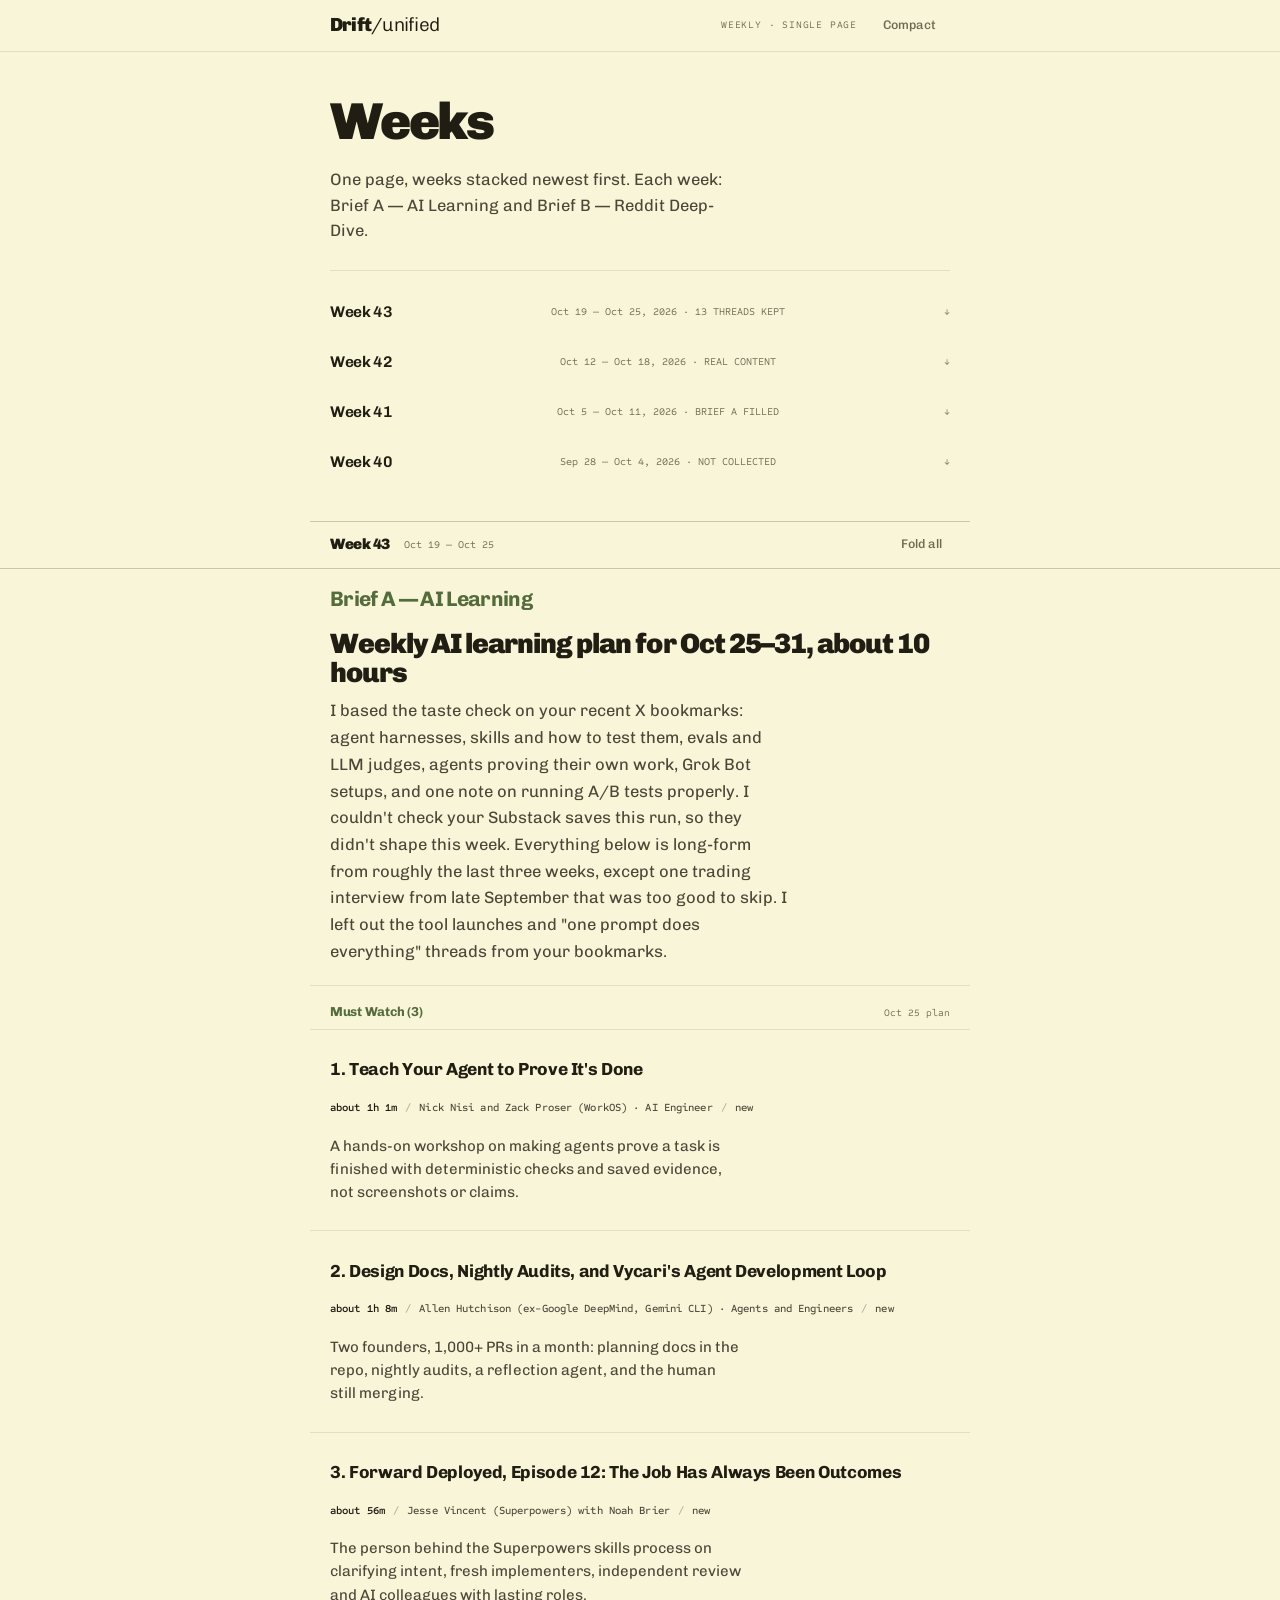
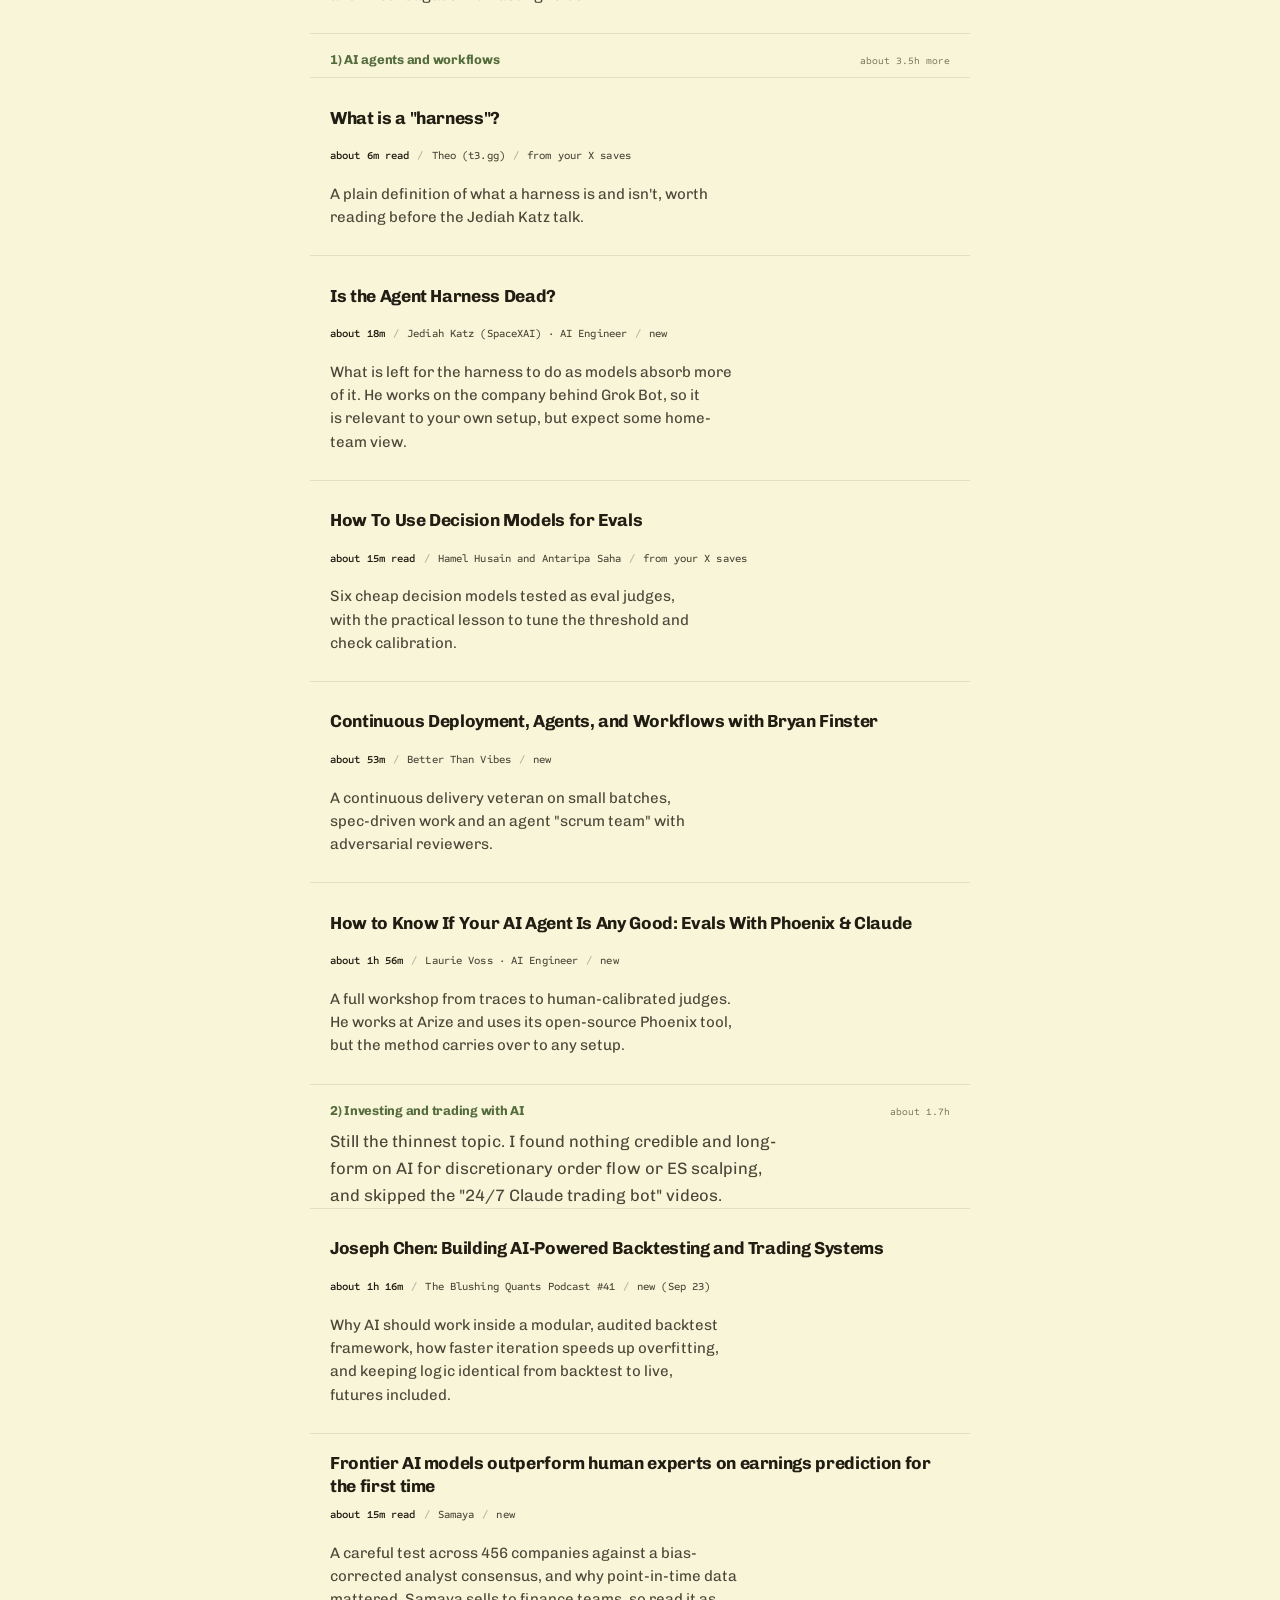
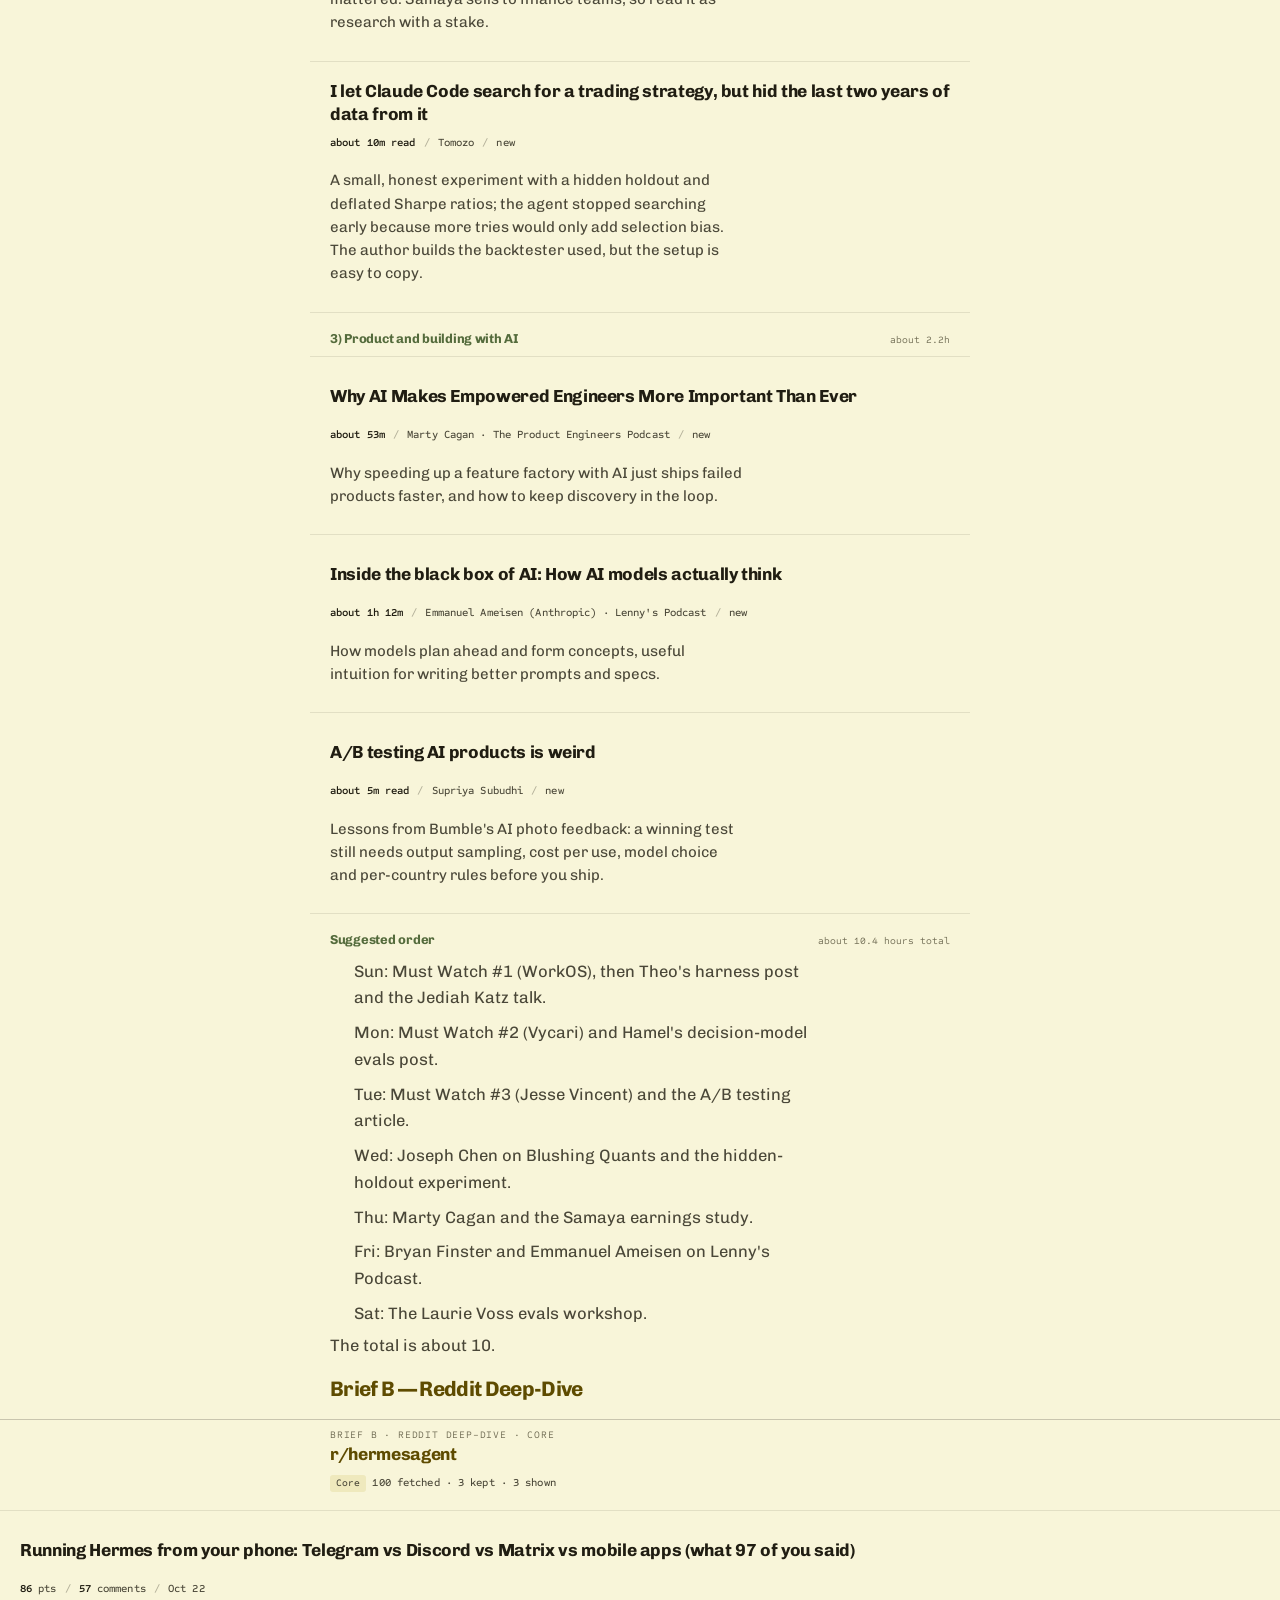
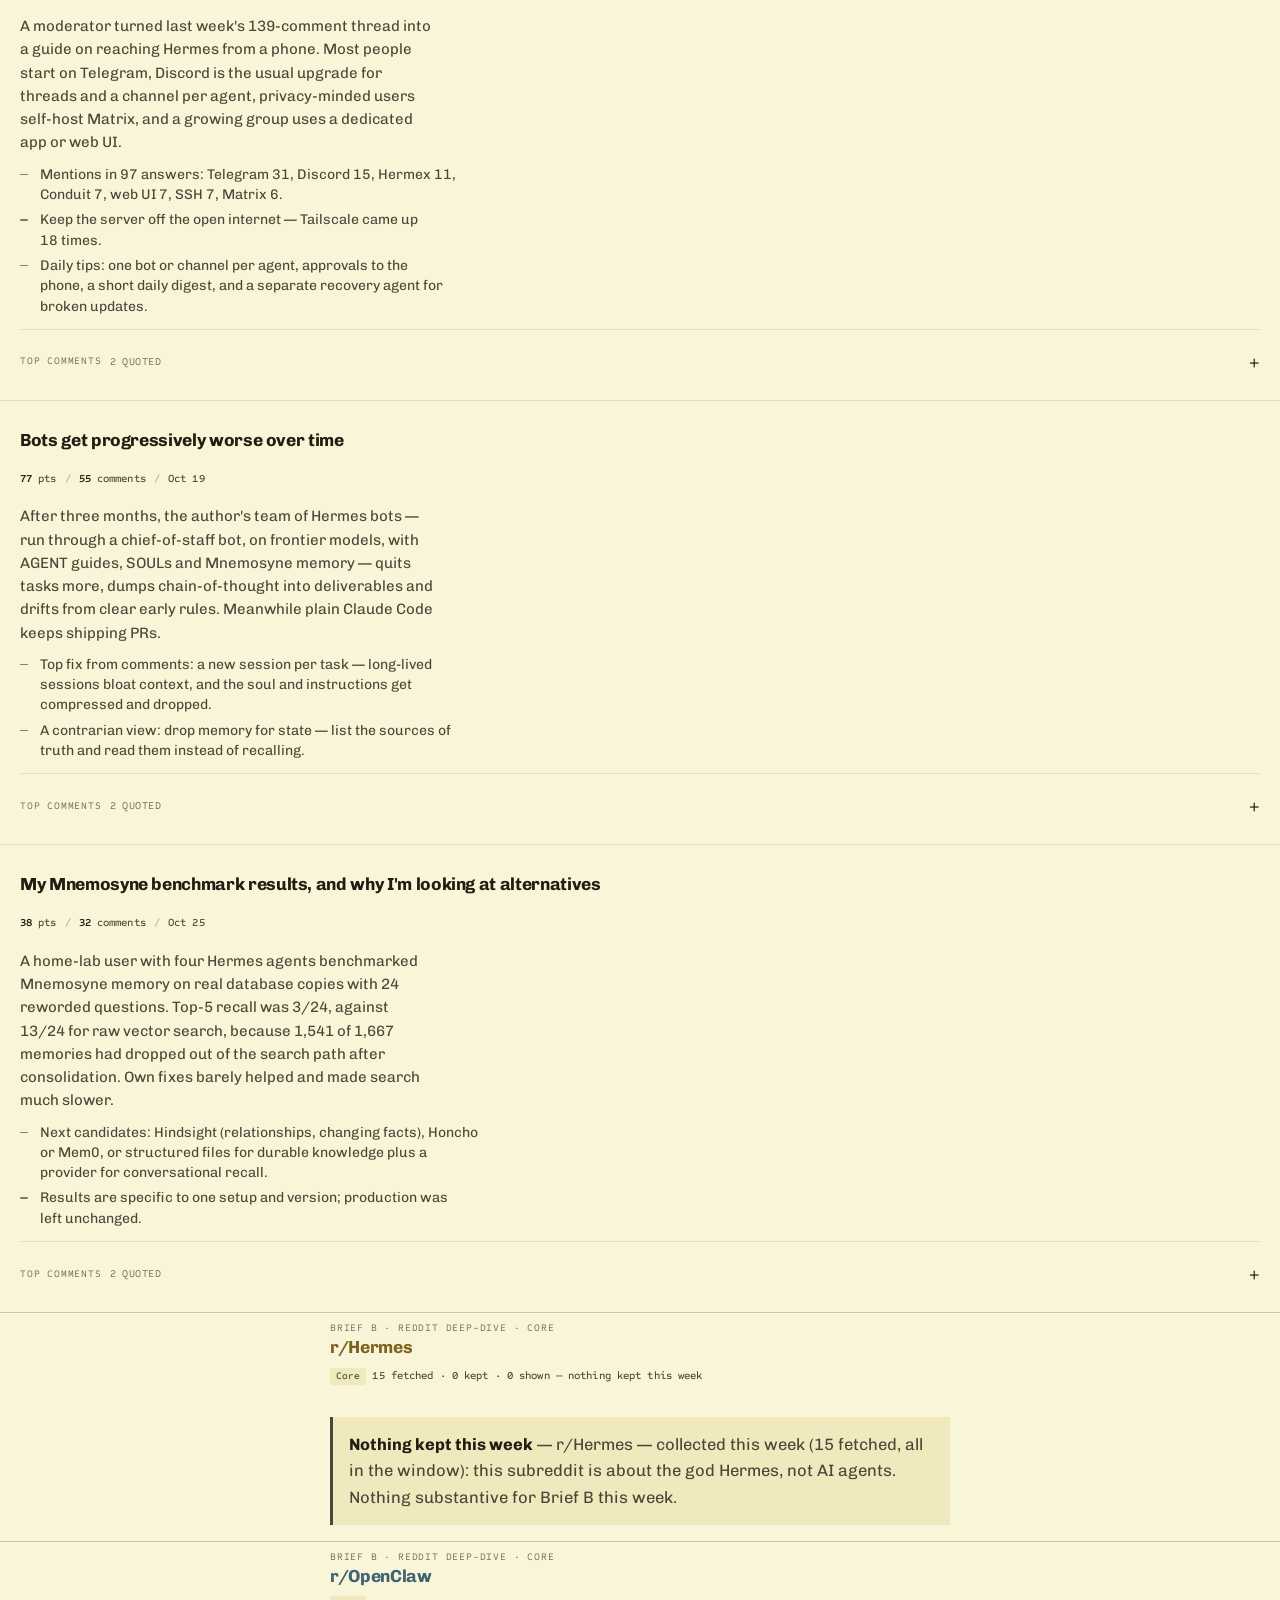
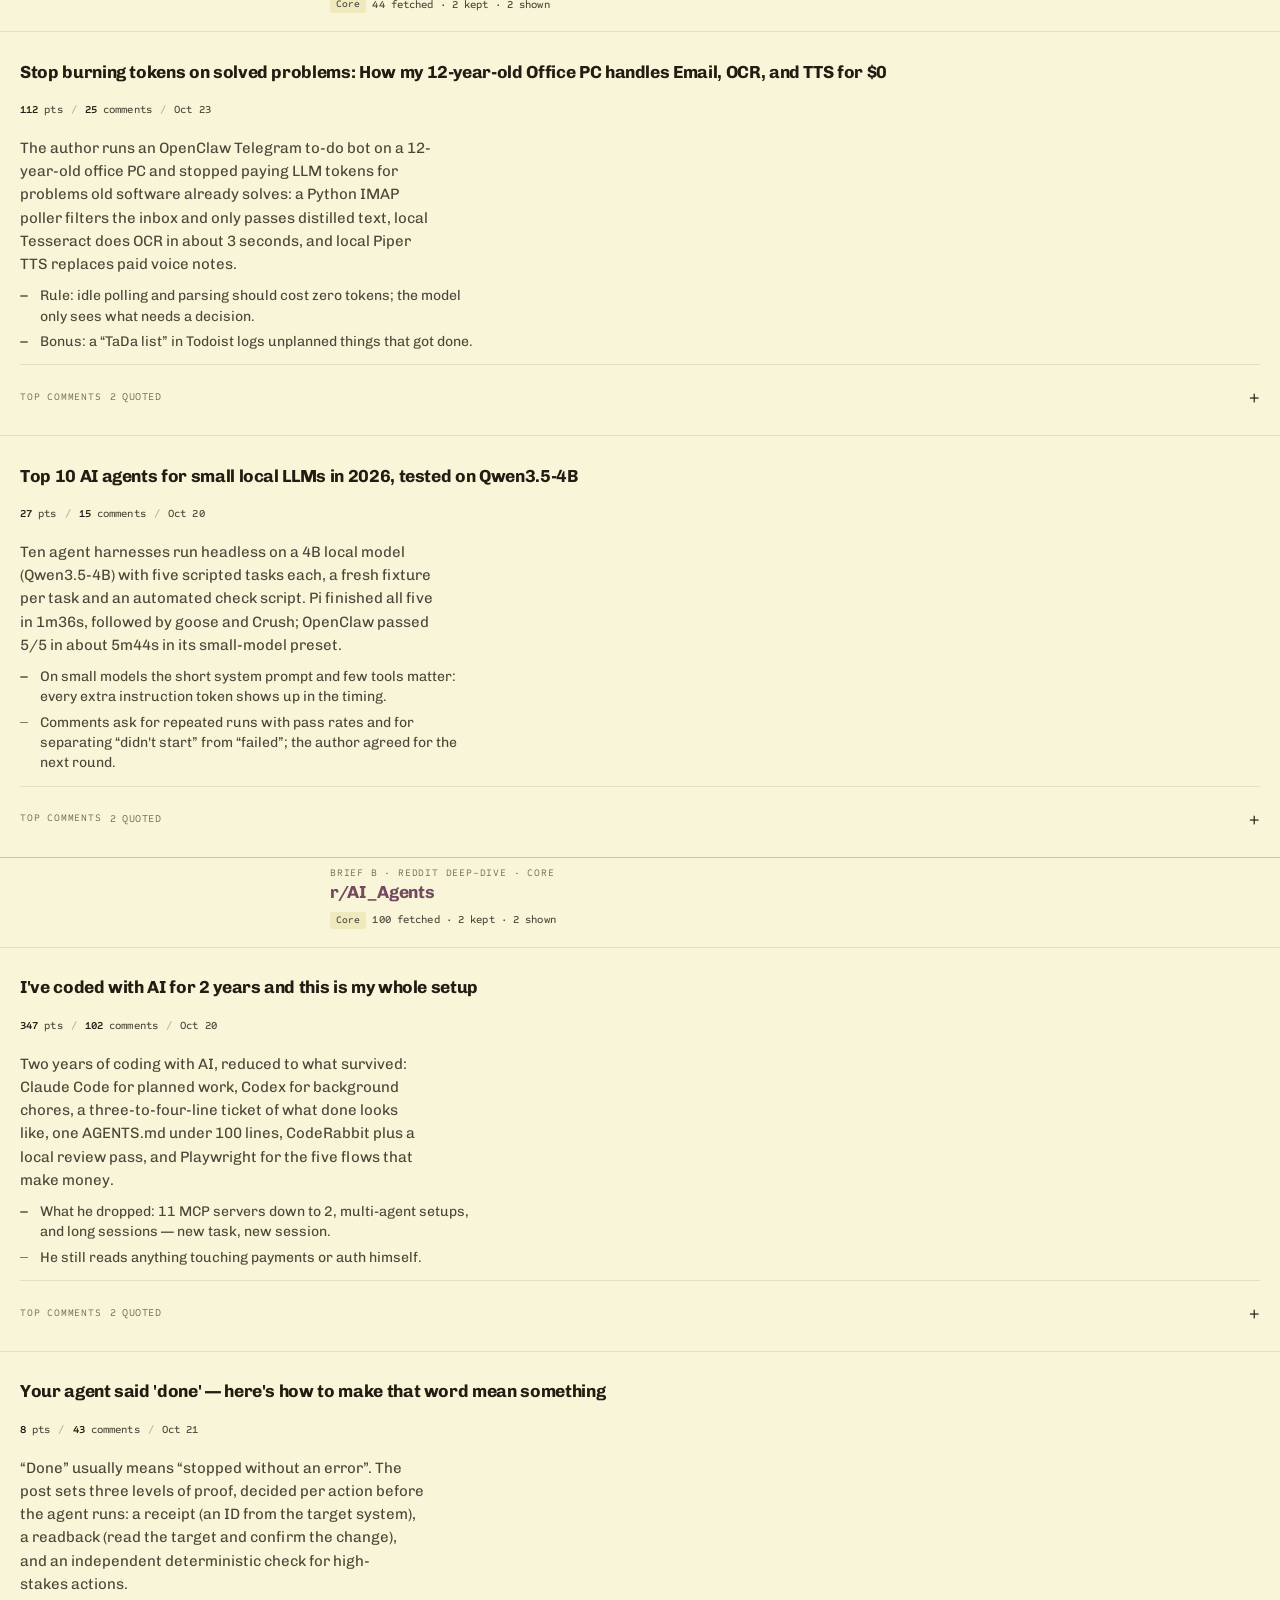
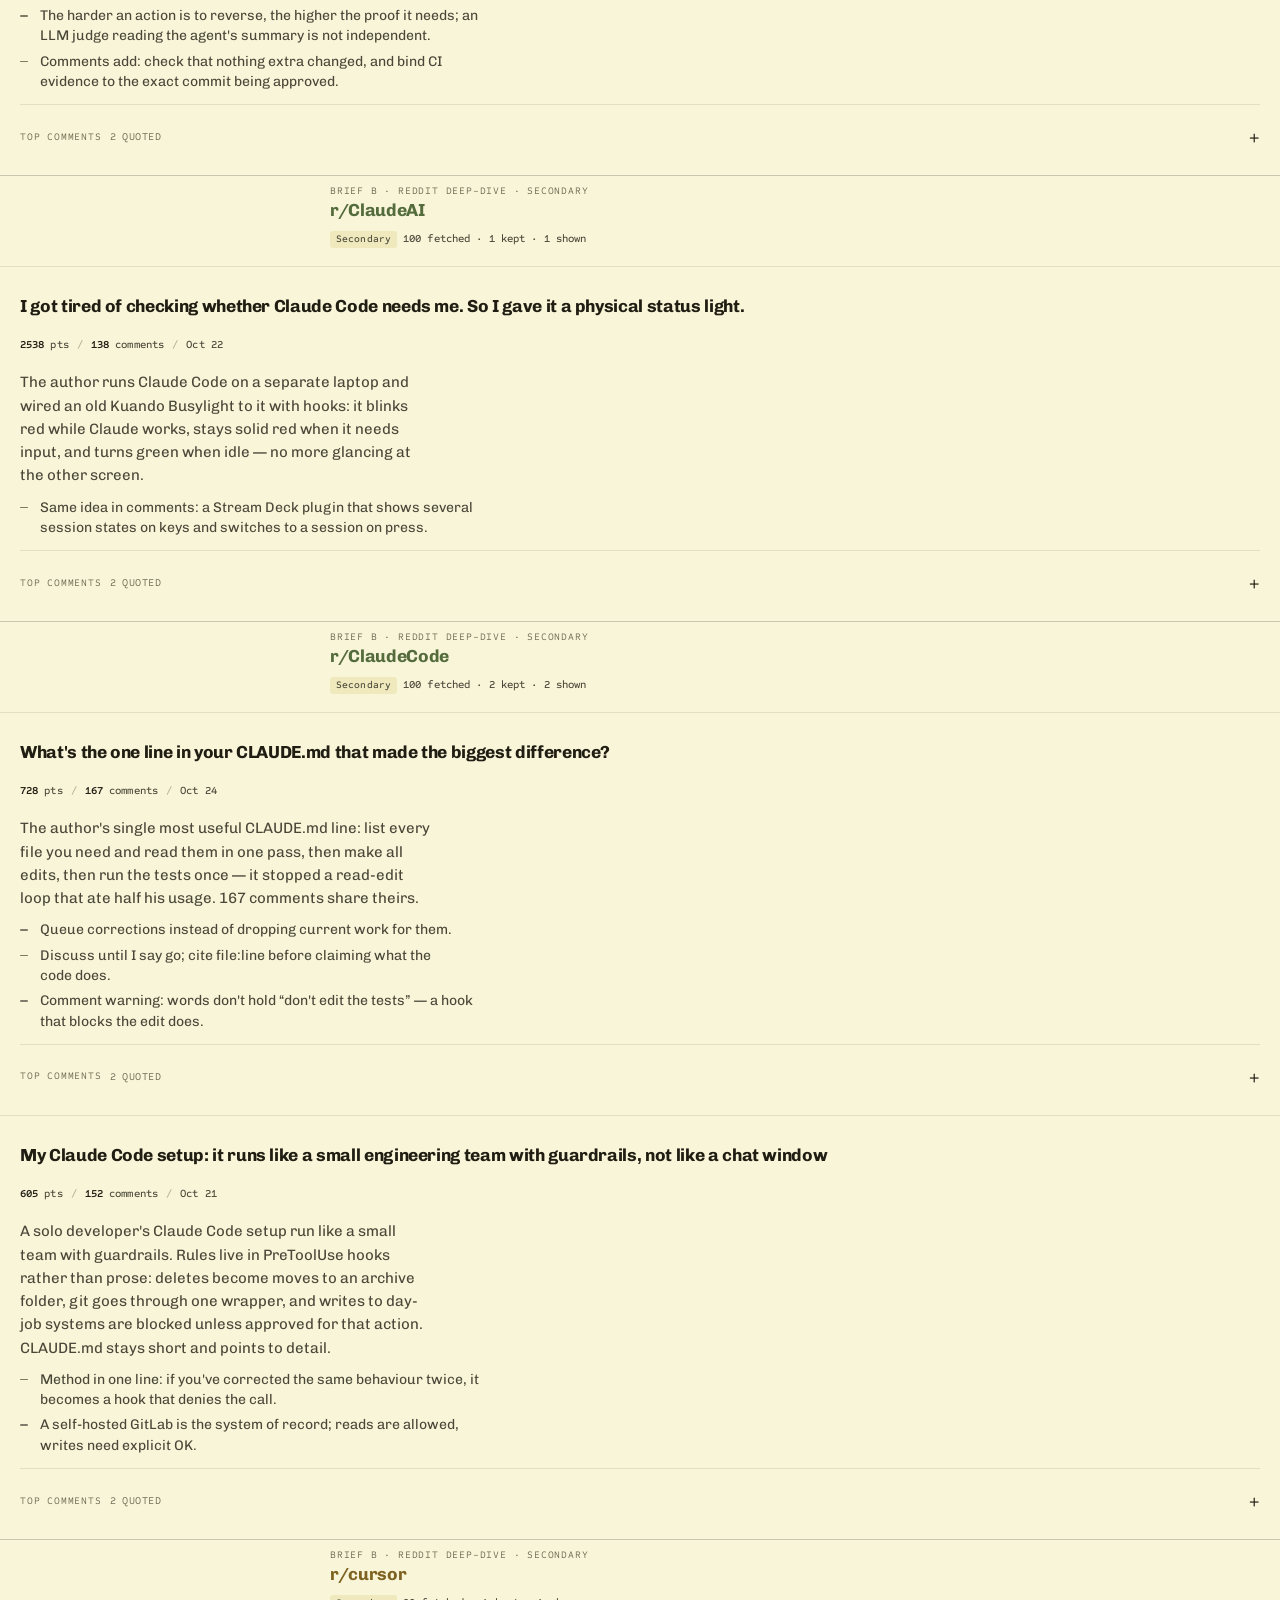
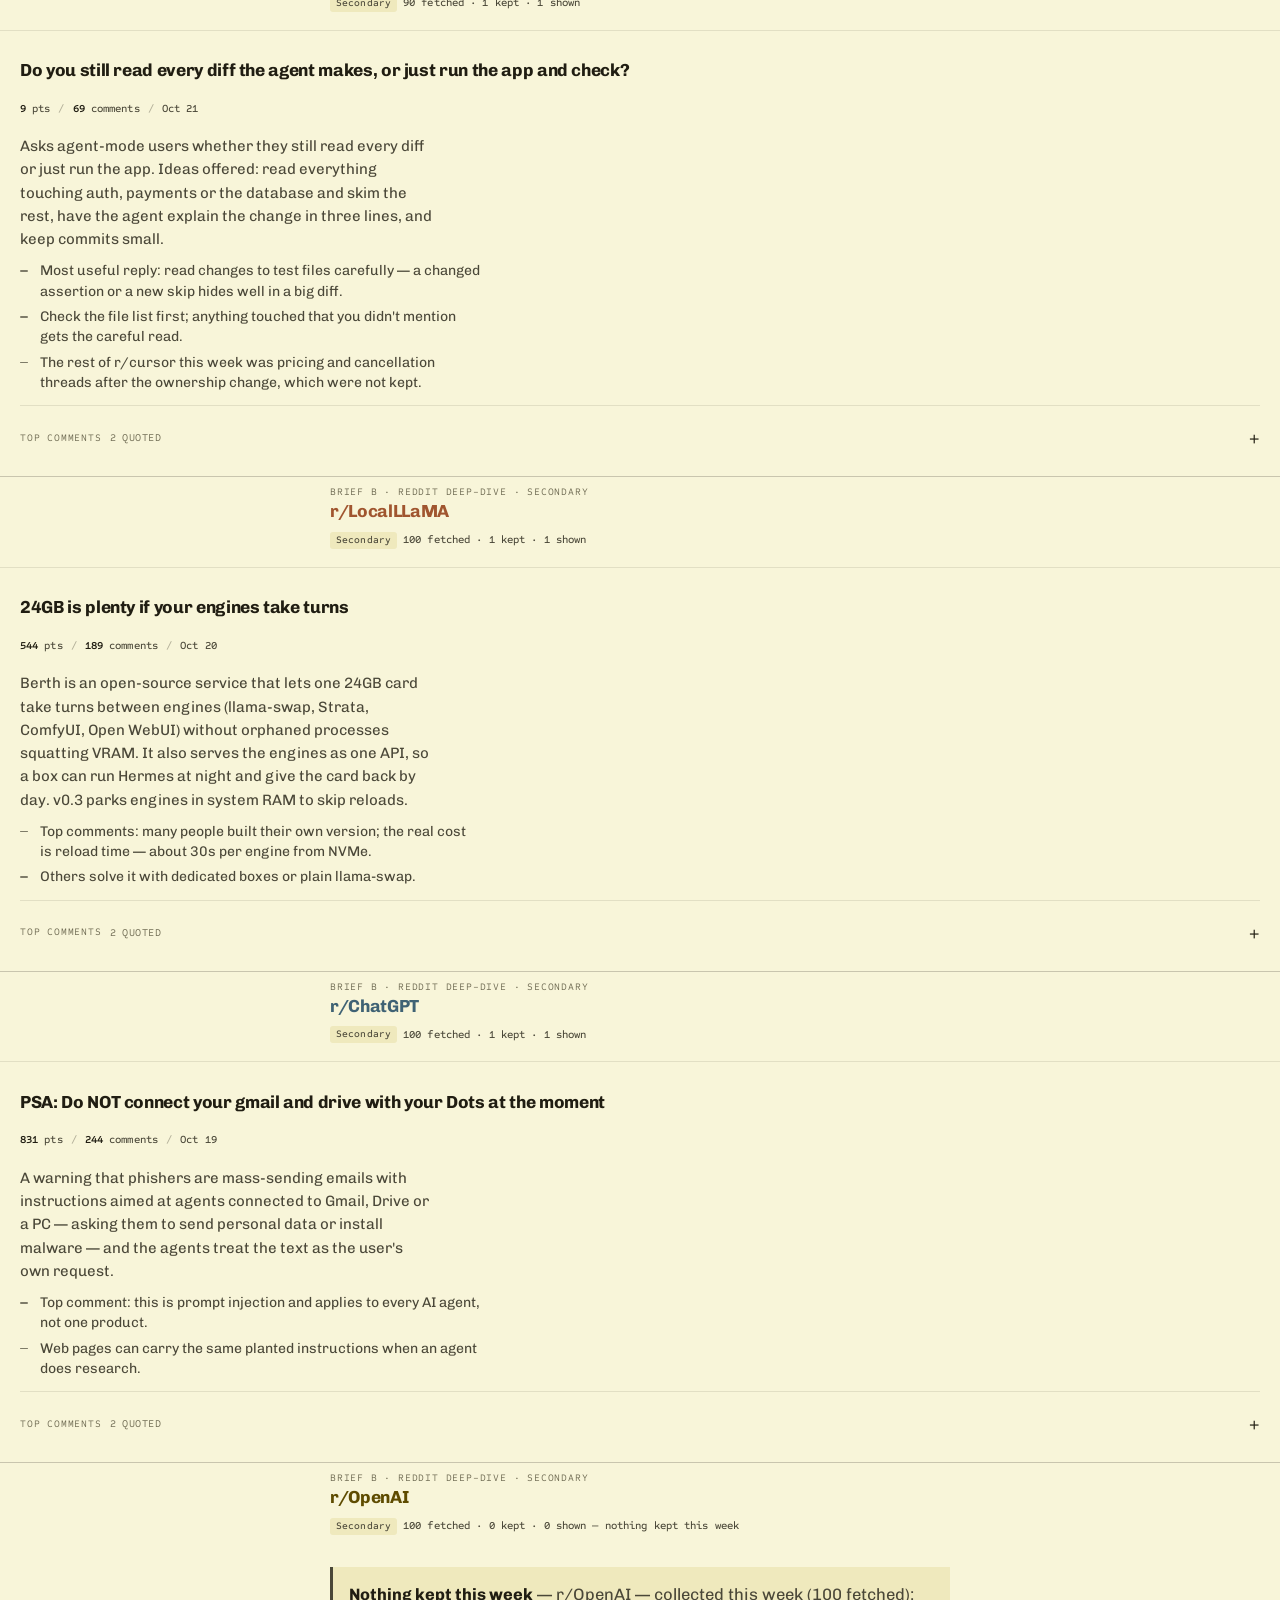
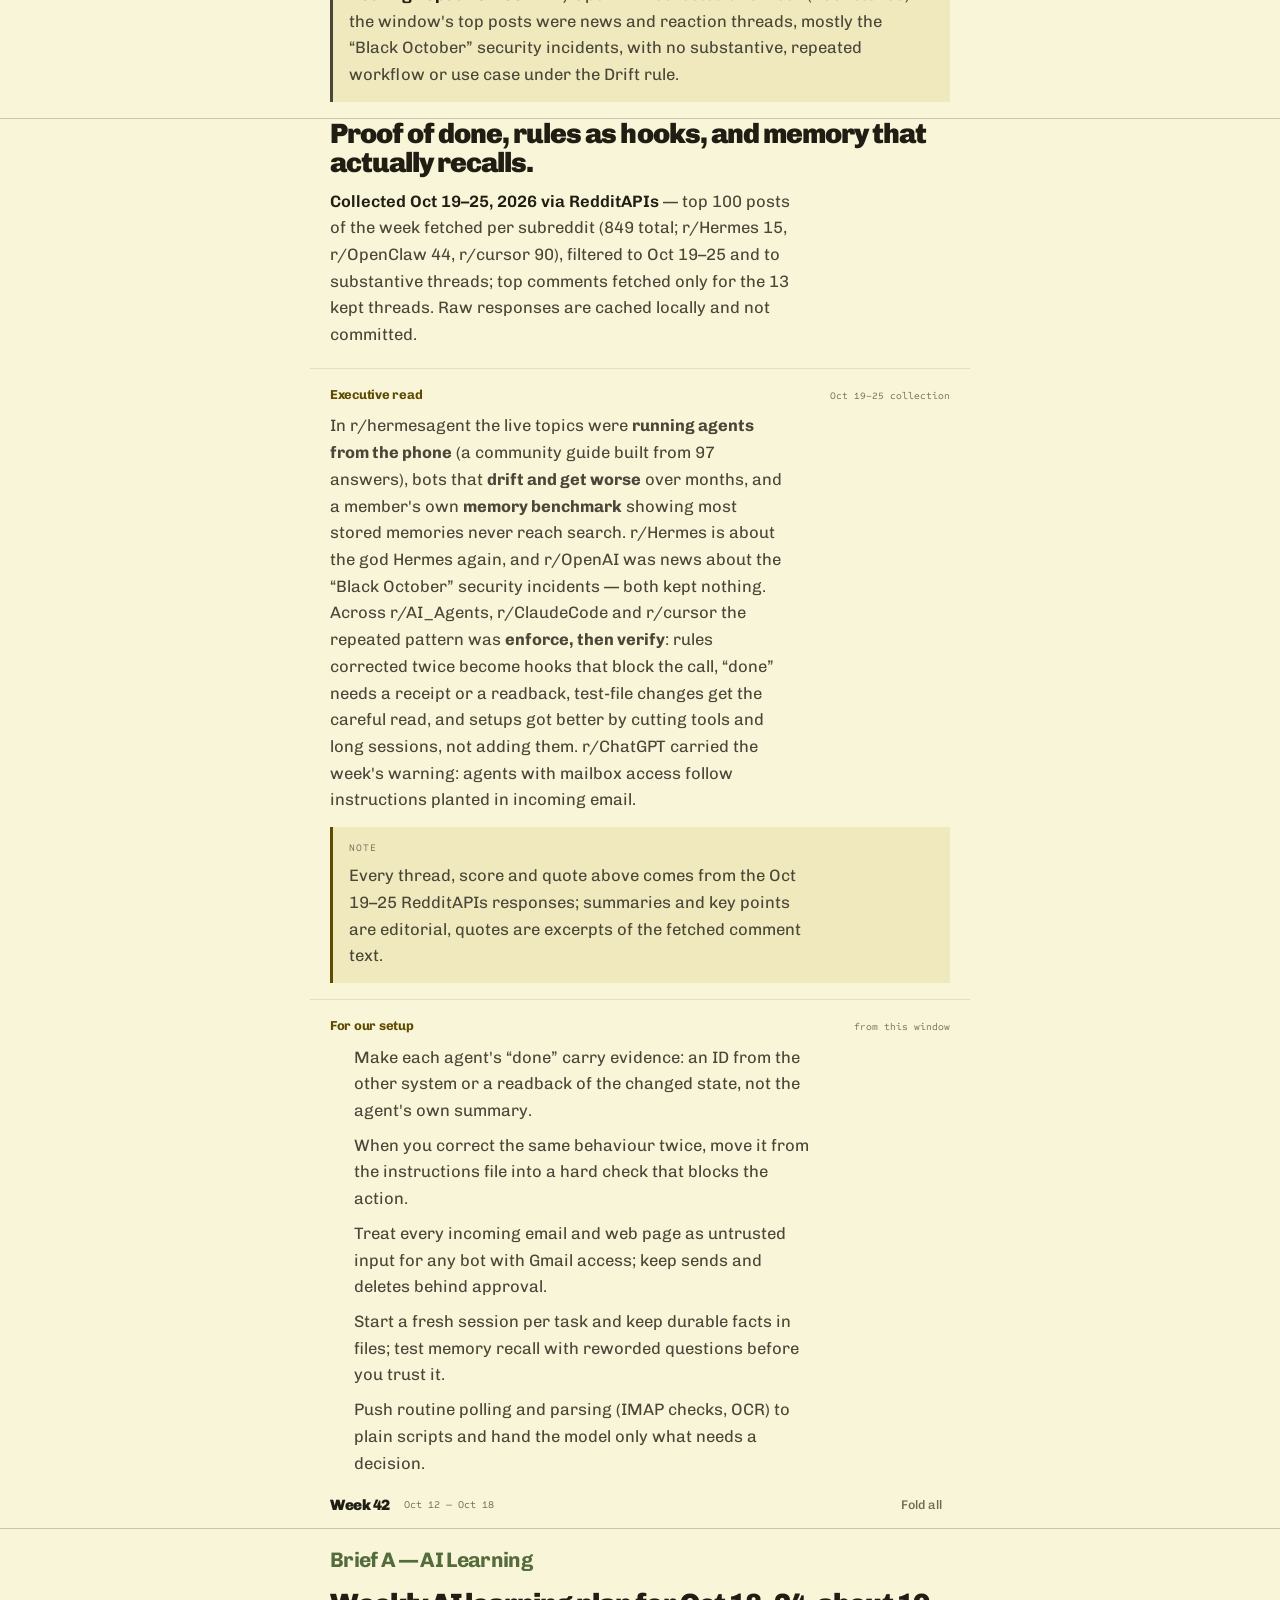
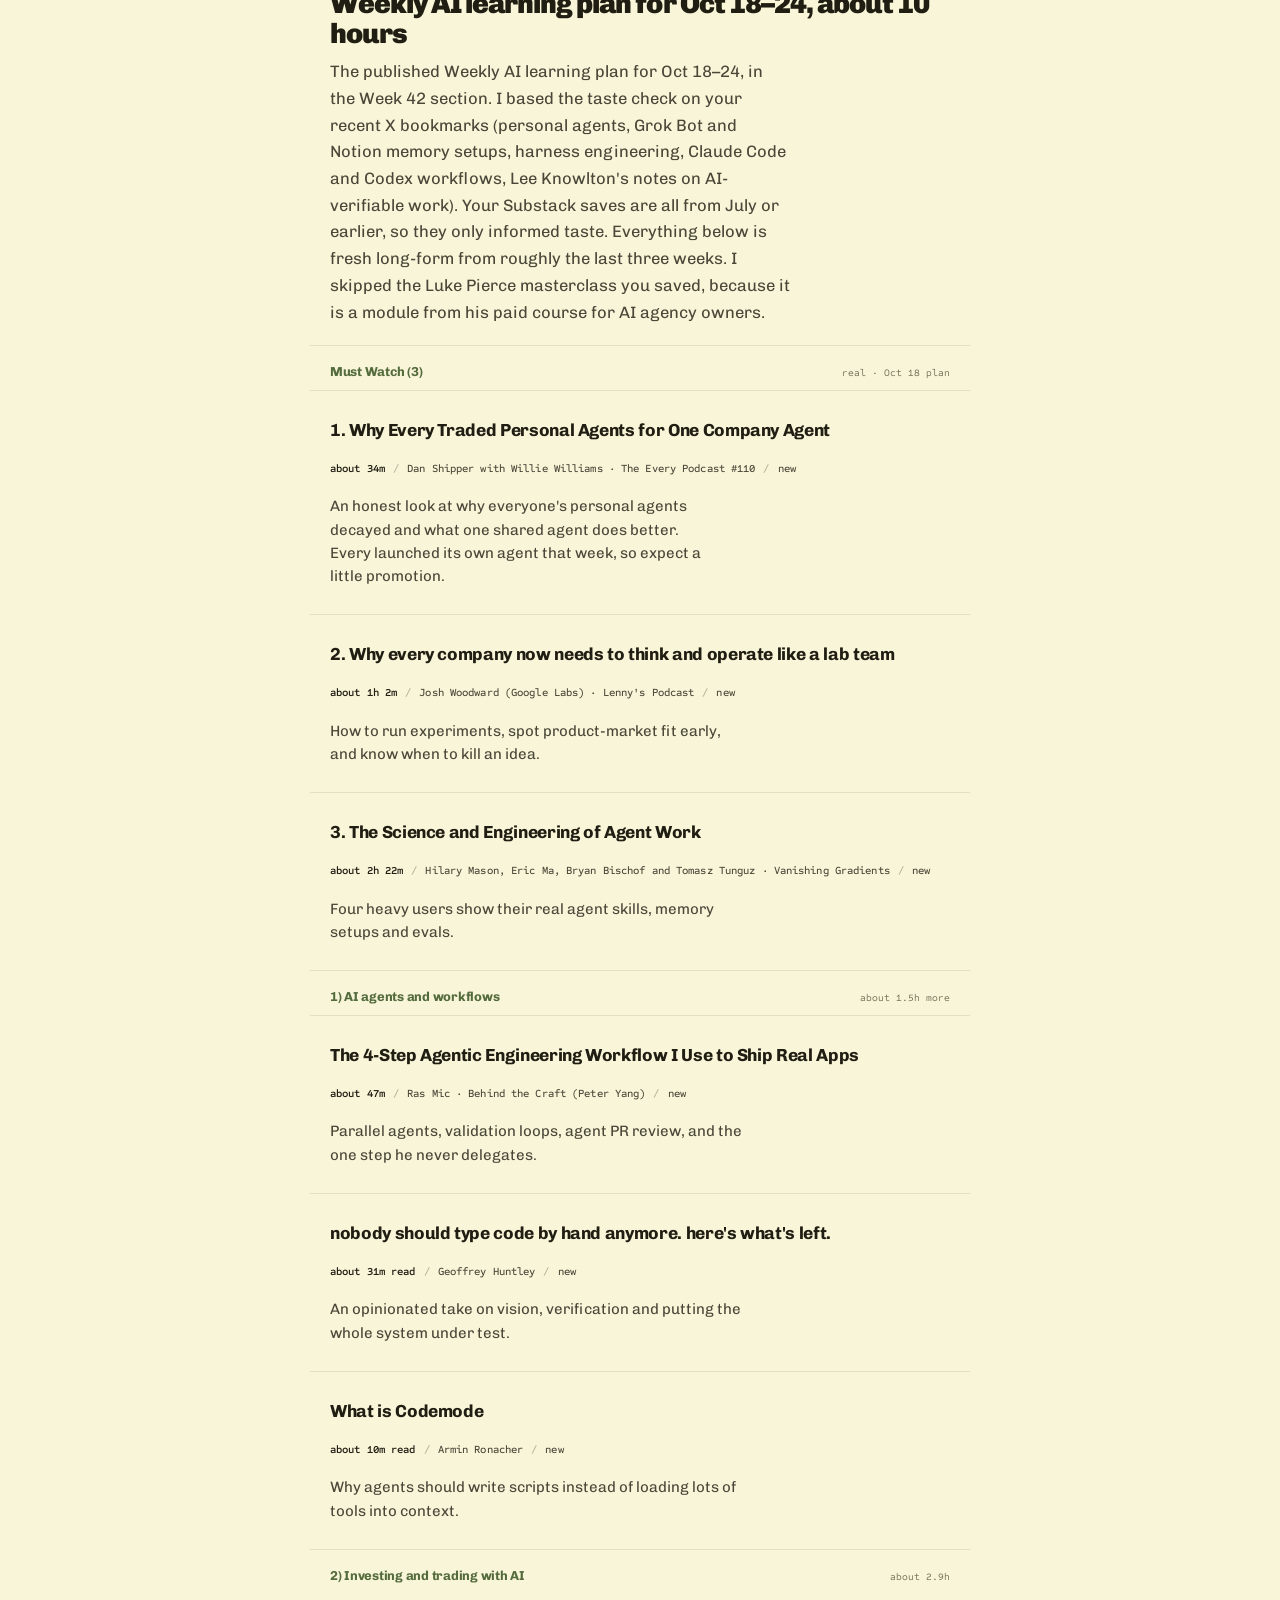
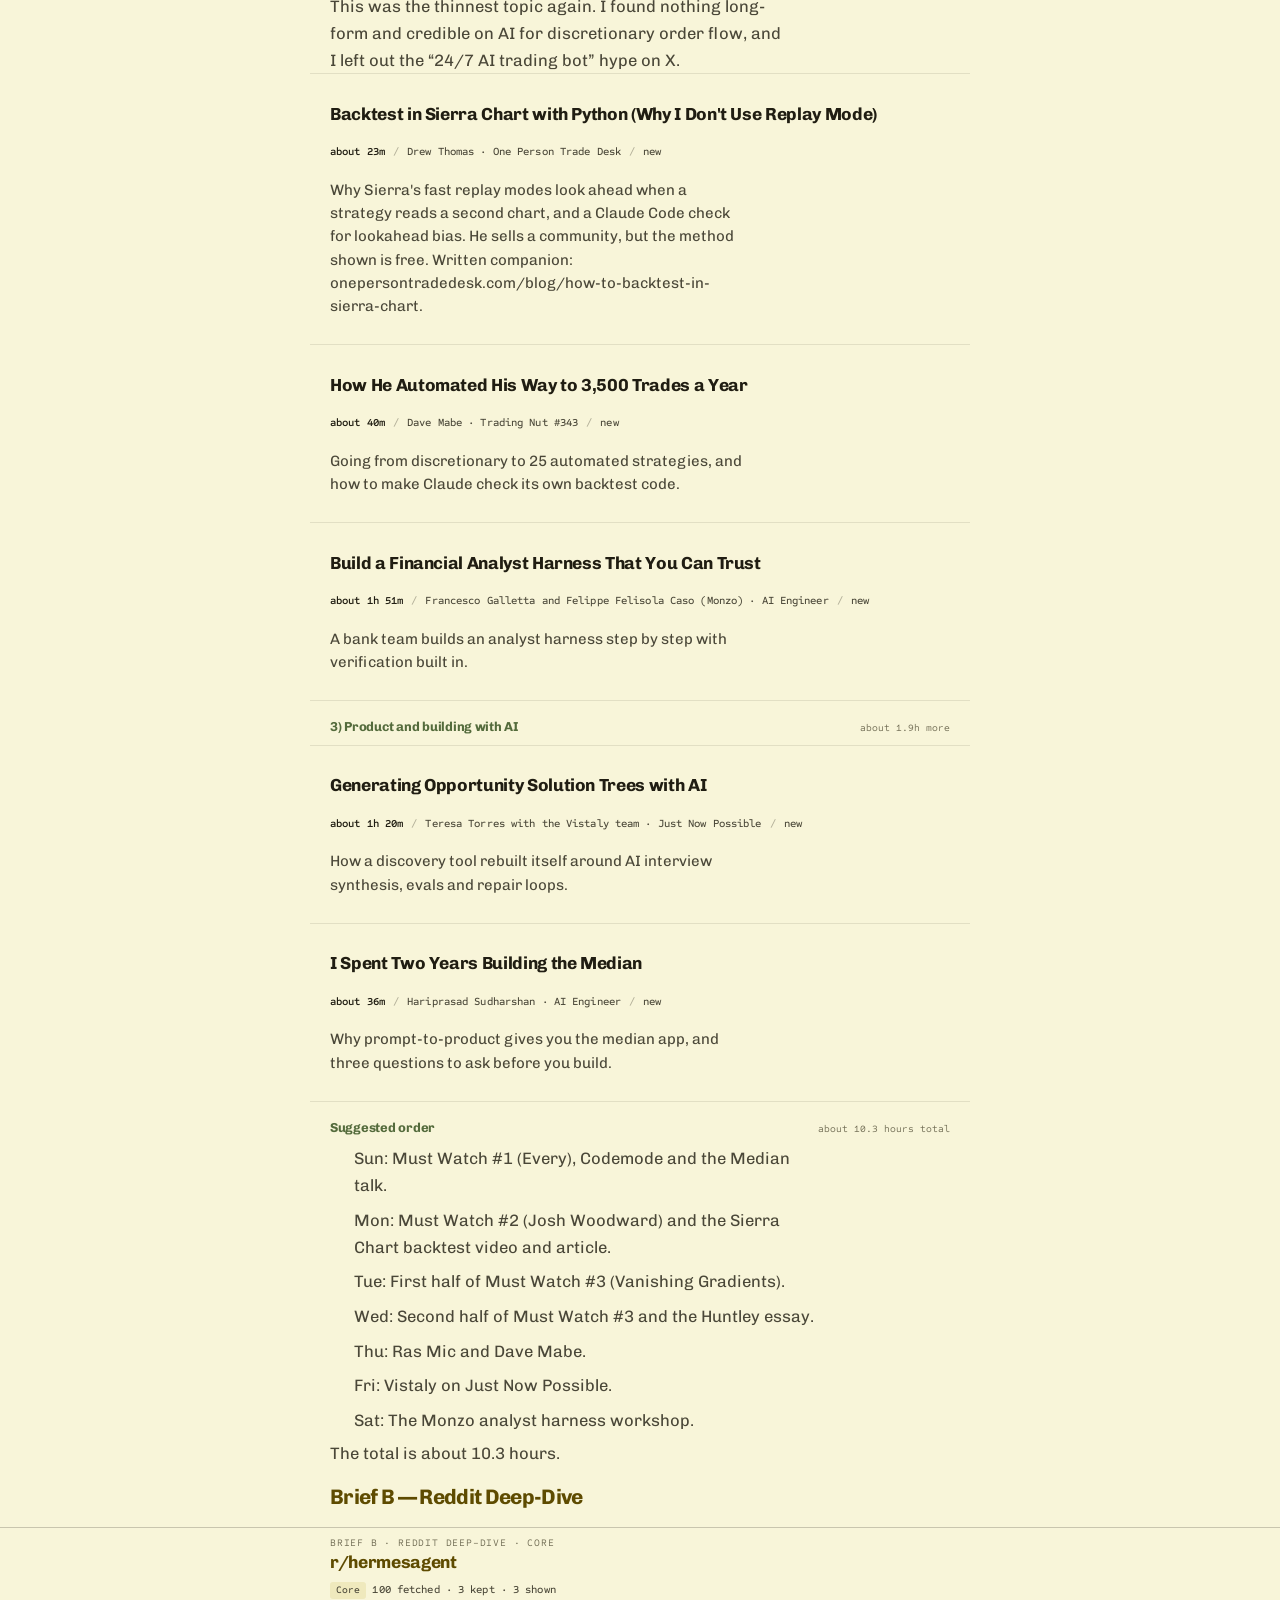
<file: weeks/2026-10-12.html>
<!doctype html>
<html lang="en">
<head>
<meta charset="utf-8">
<meta http-equiv="refresh" content="0; url=../index.html#wk-42">
<link rel="canonical" href="../index.html#wk-42">
<title>Week 42 — moved to the single landing page</title>
</head>
<body>
<p>This week now lives on the single landing page: <a href="../index.html#wk-42">Week 42</a>.</p>
<script>location.replace("../index.html#wk-42");</script>
</body>
</html>
</file>
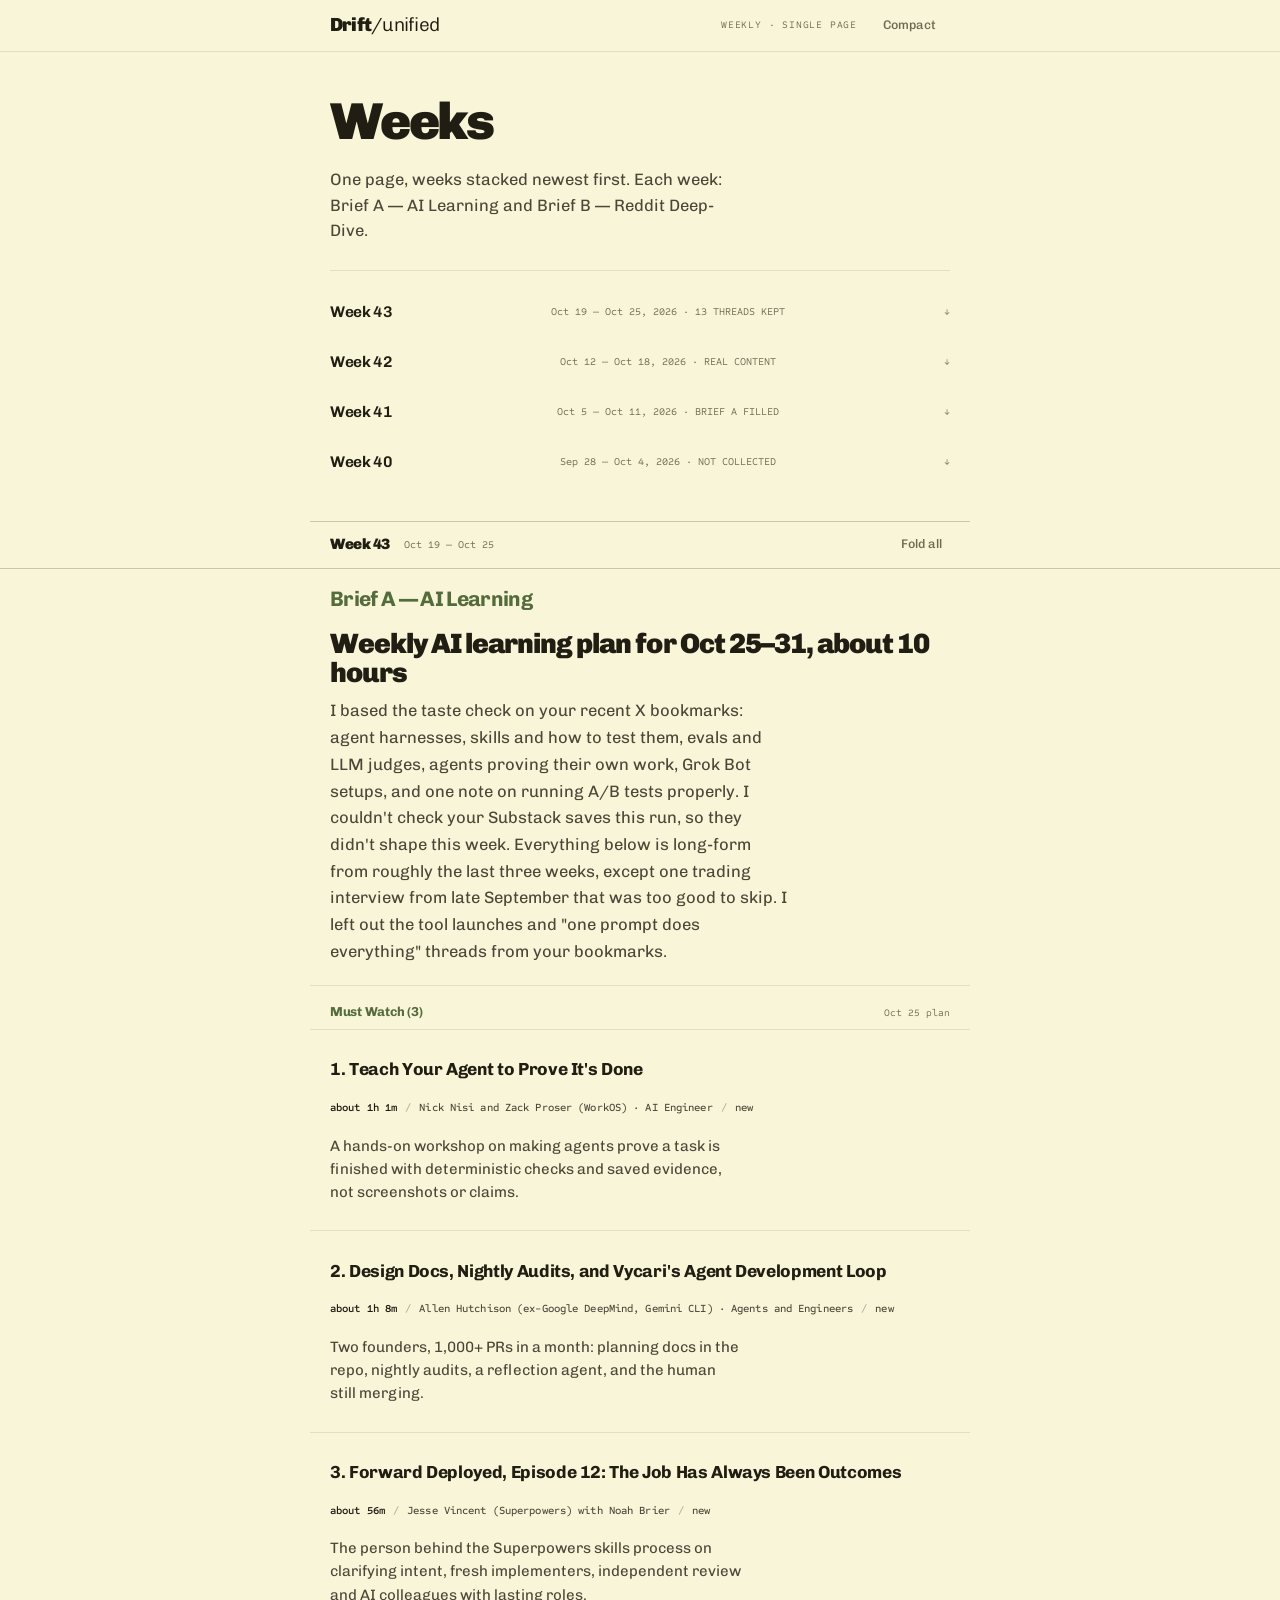
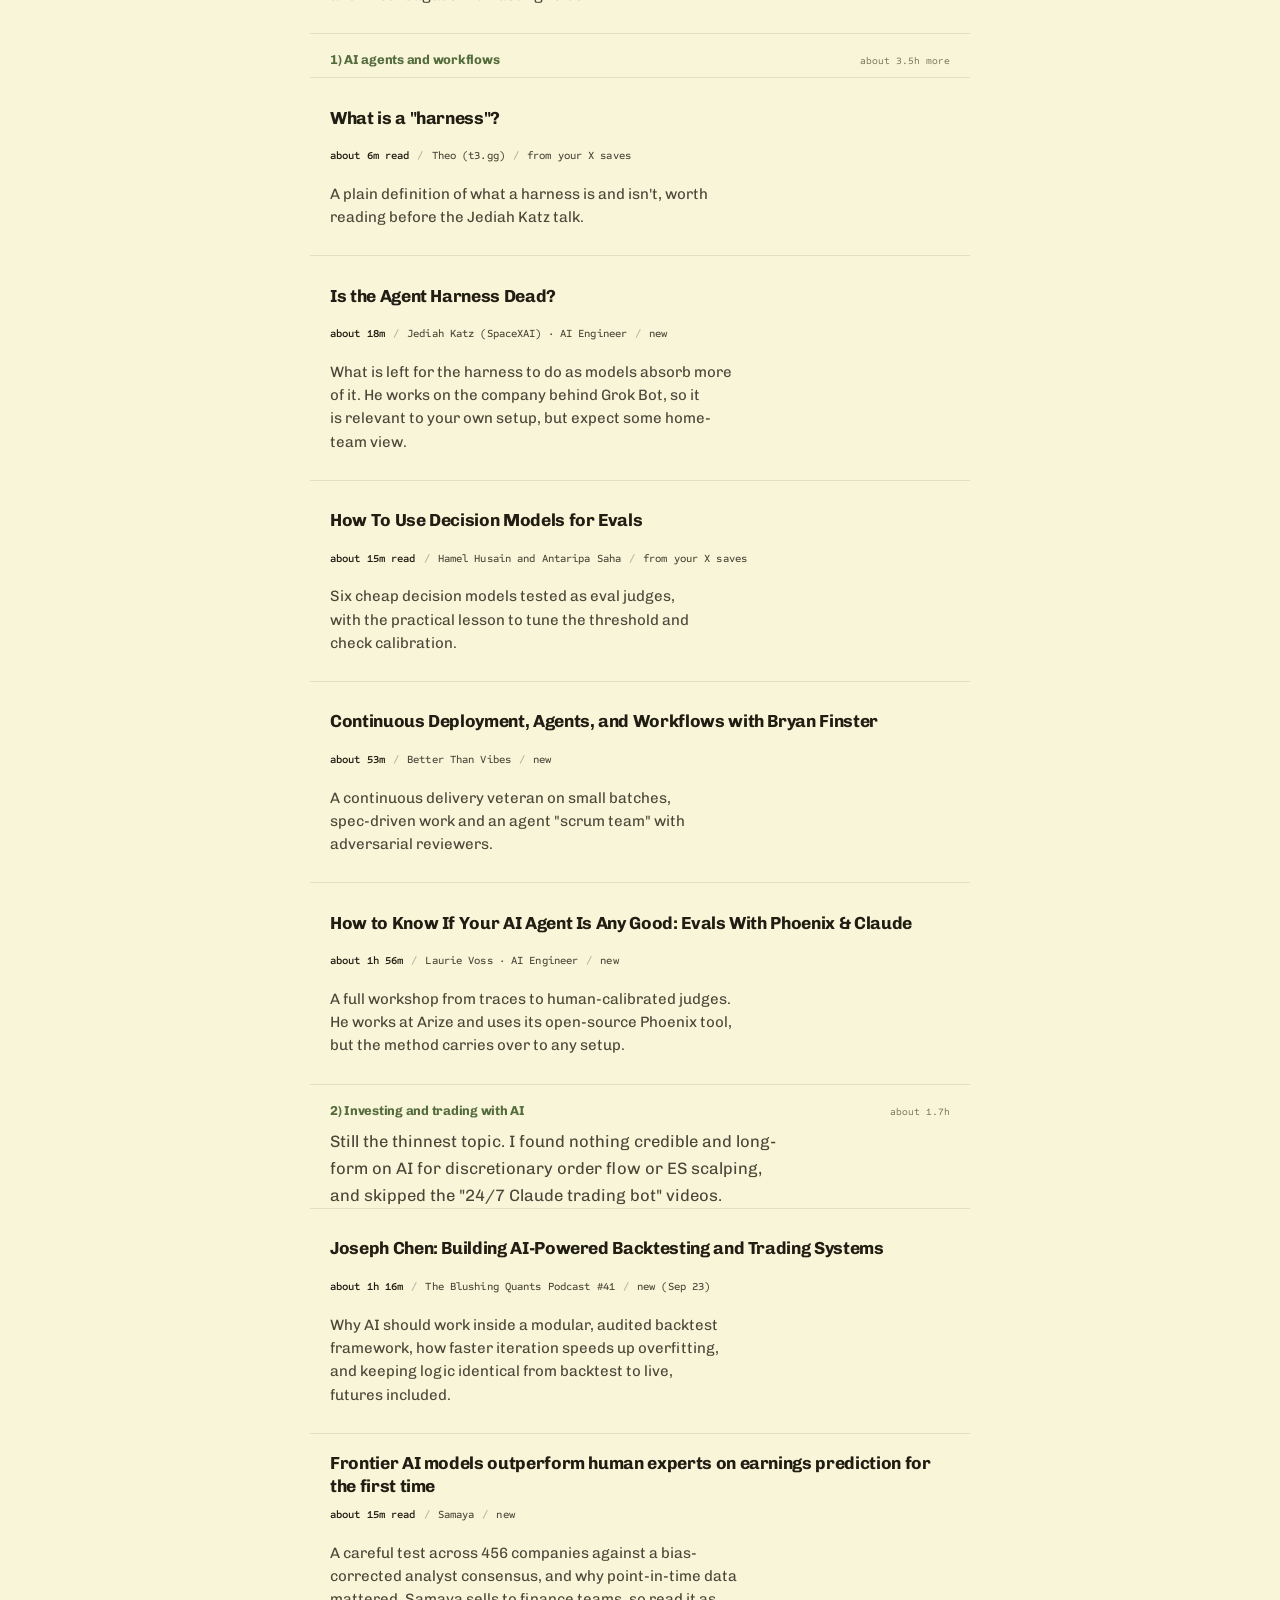
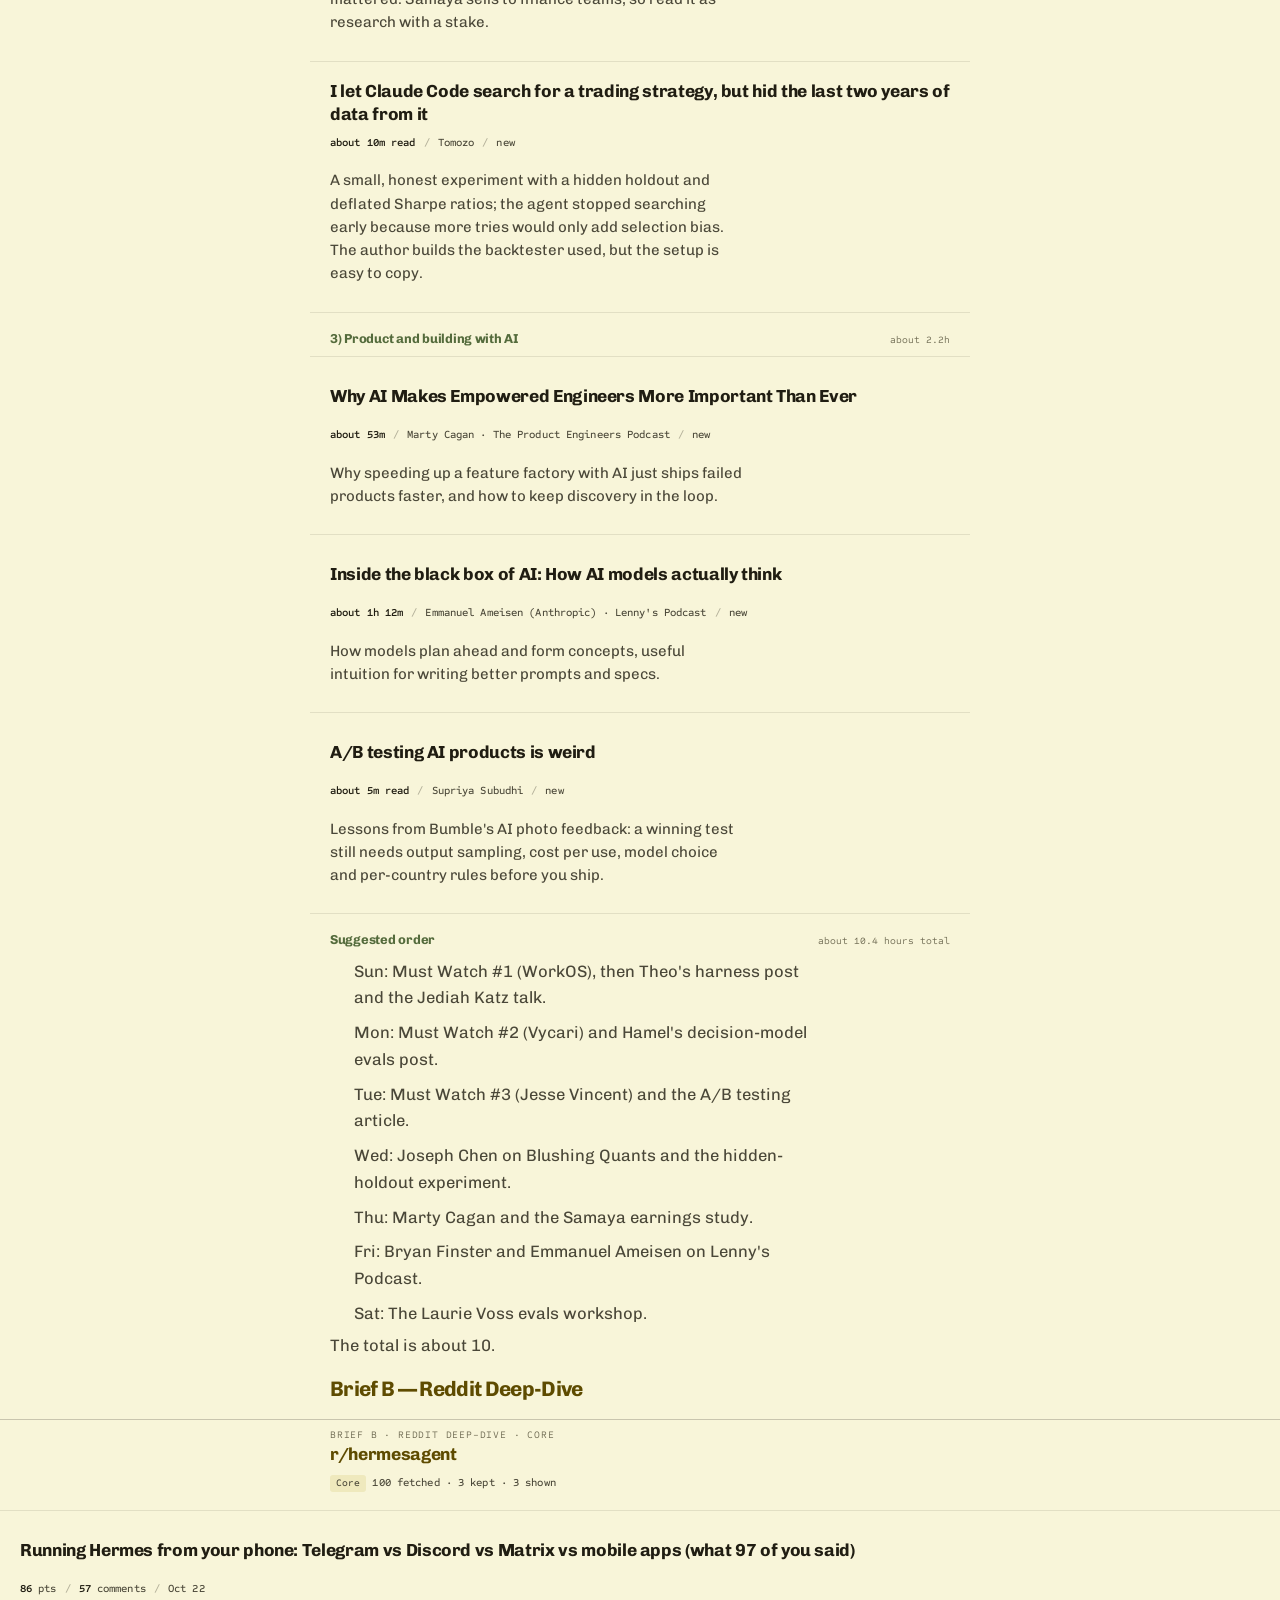
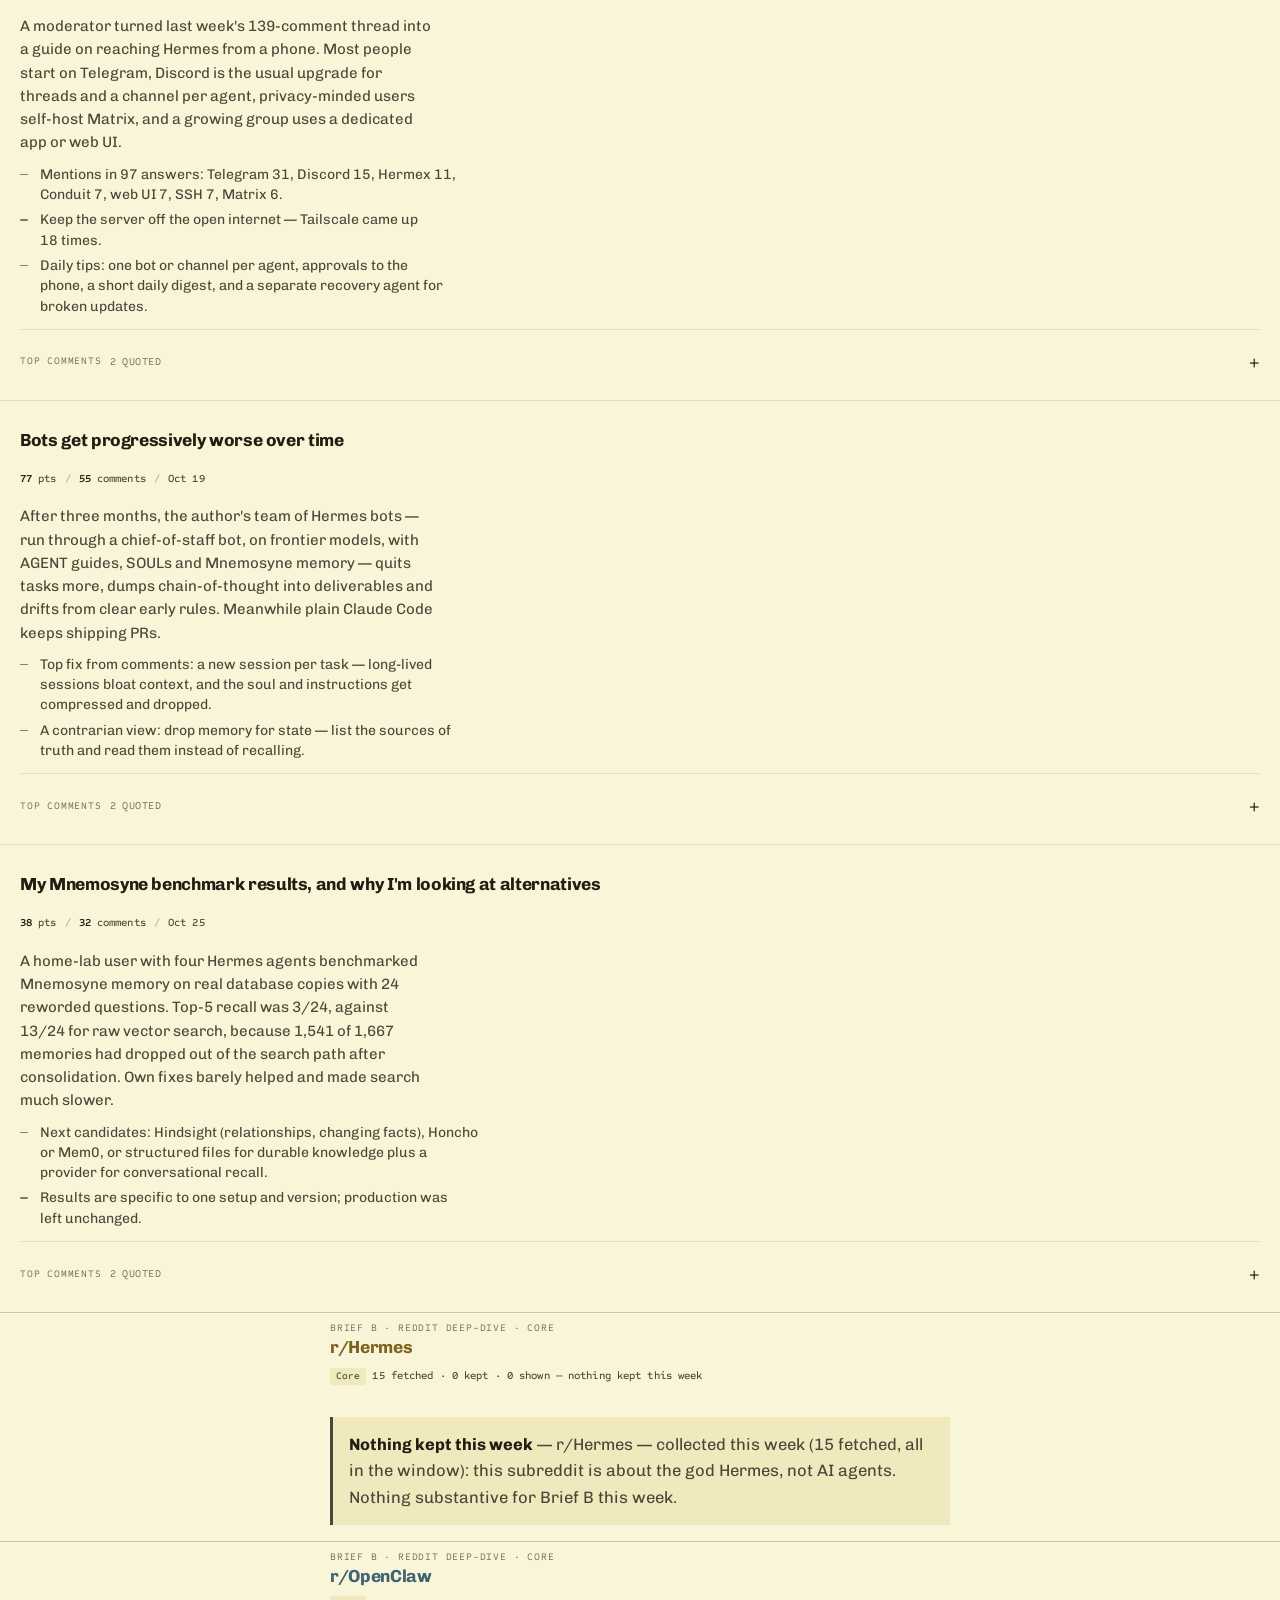
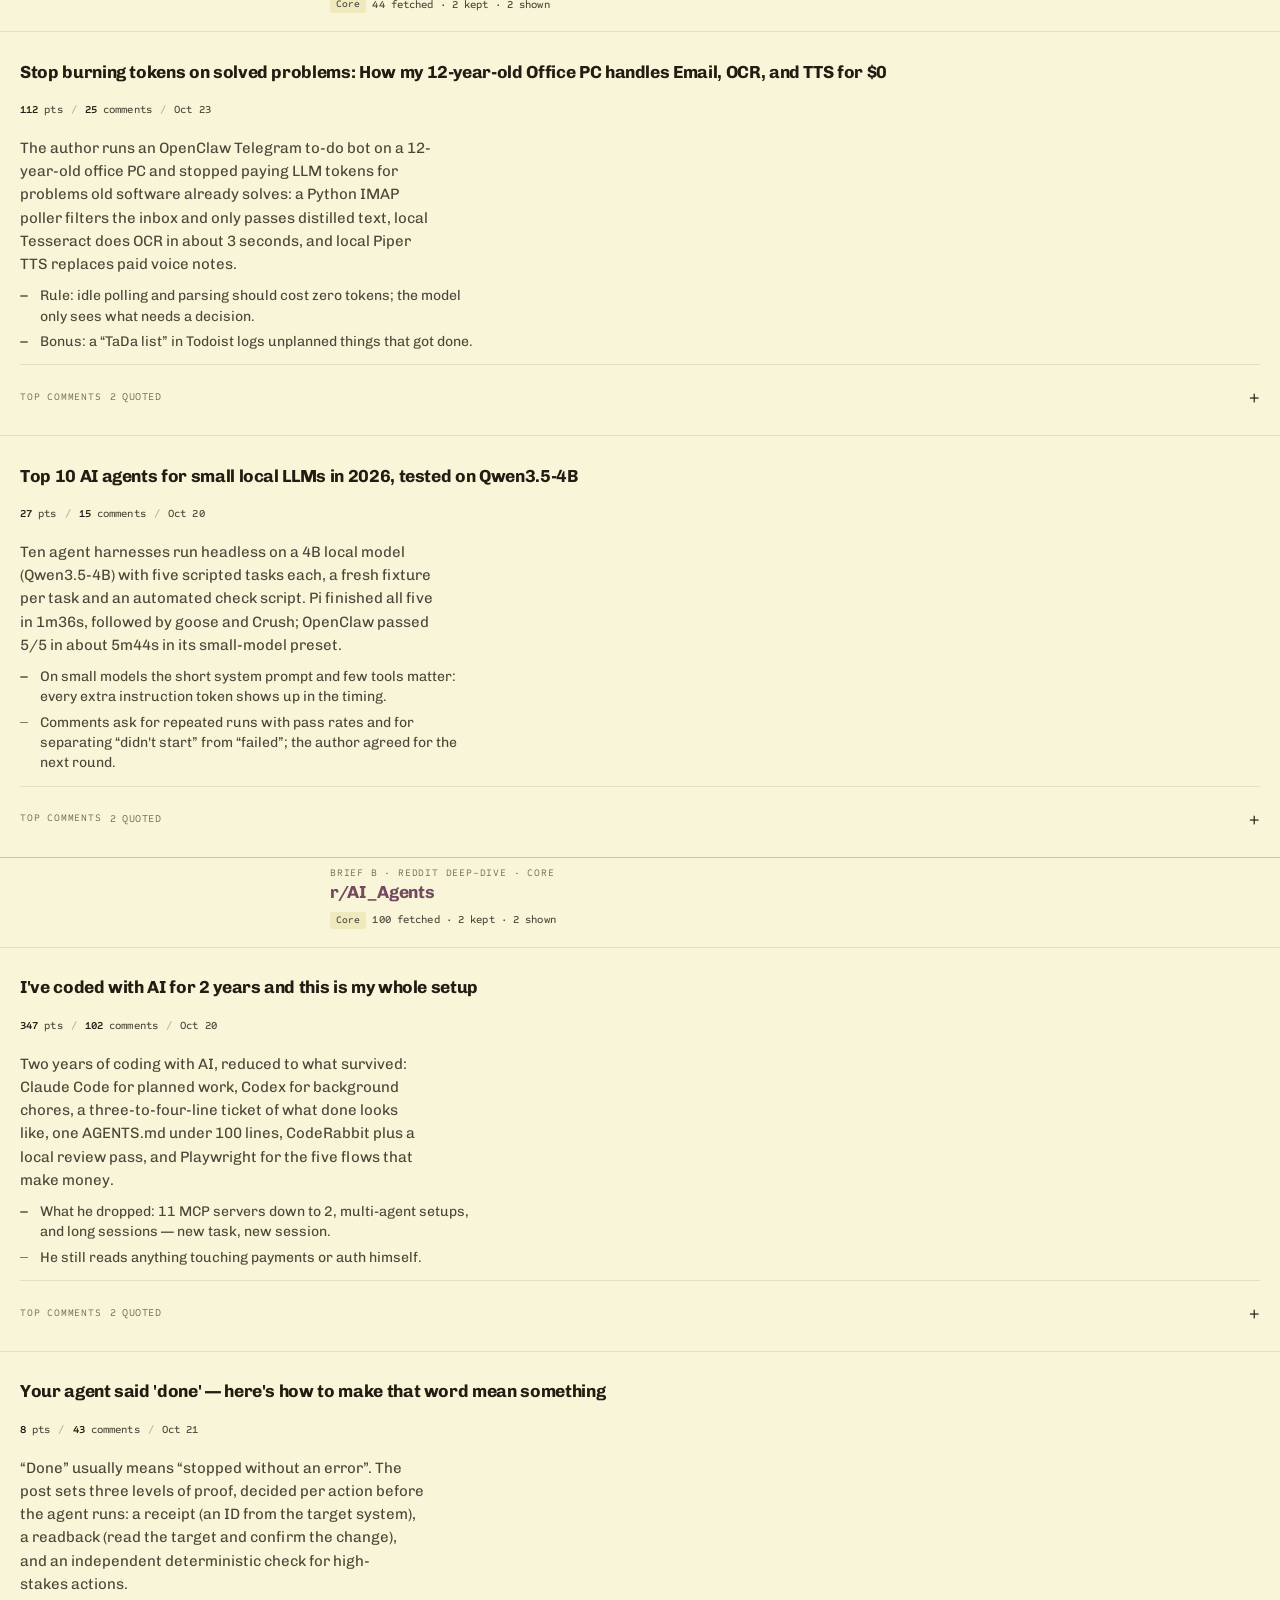
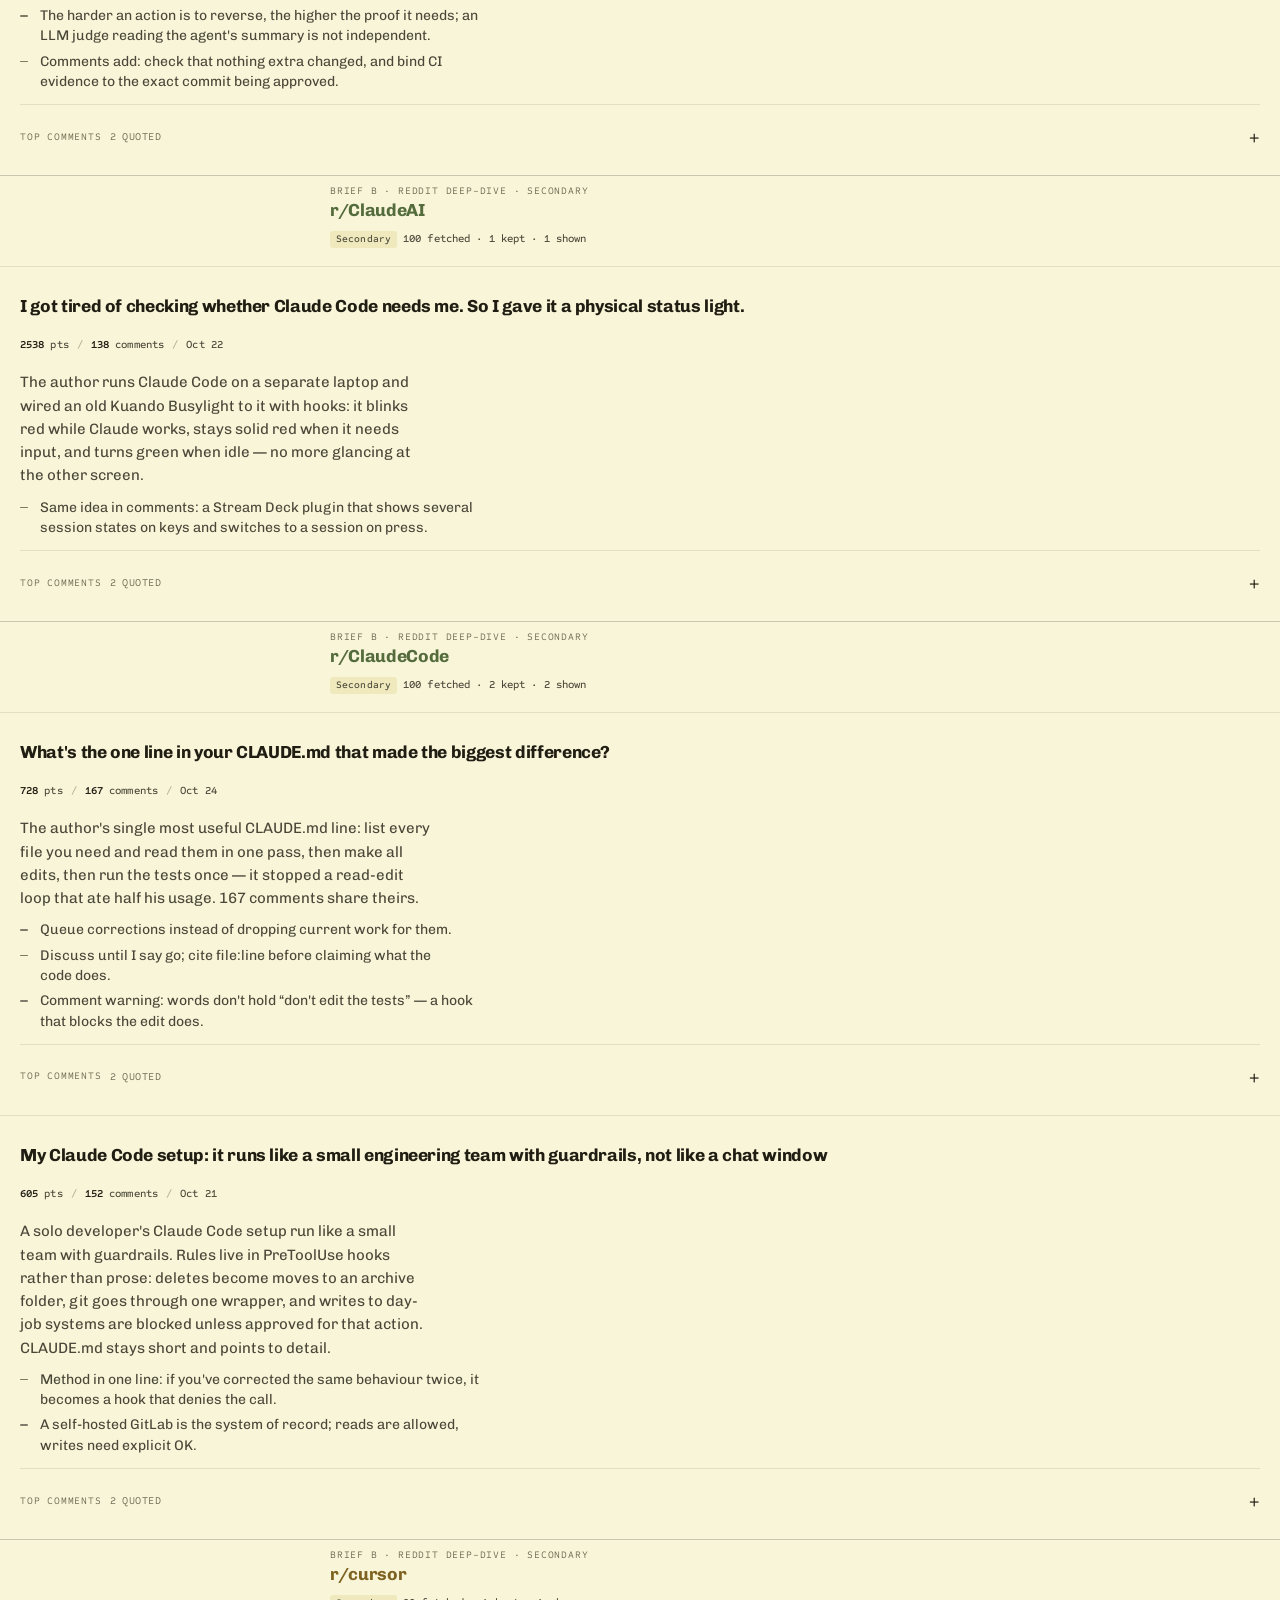
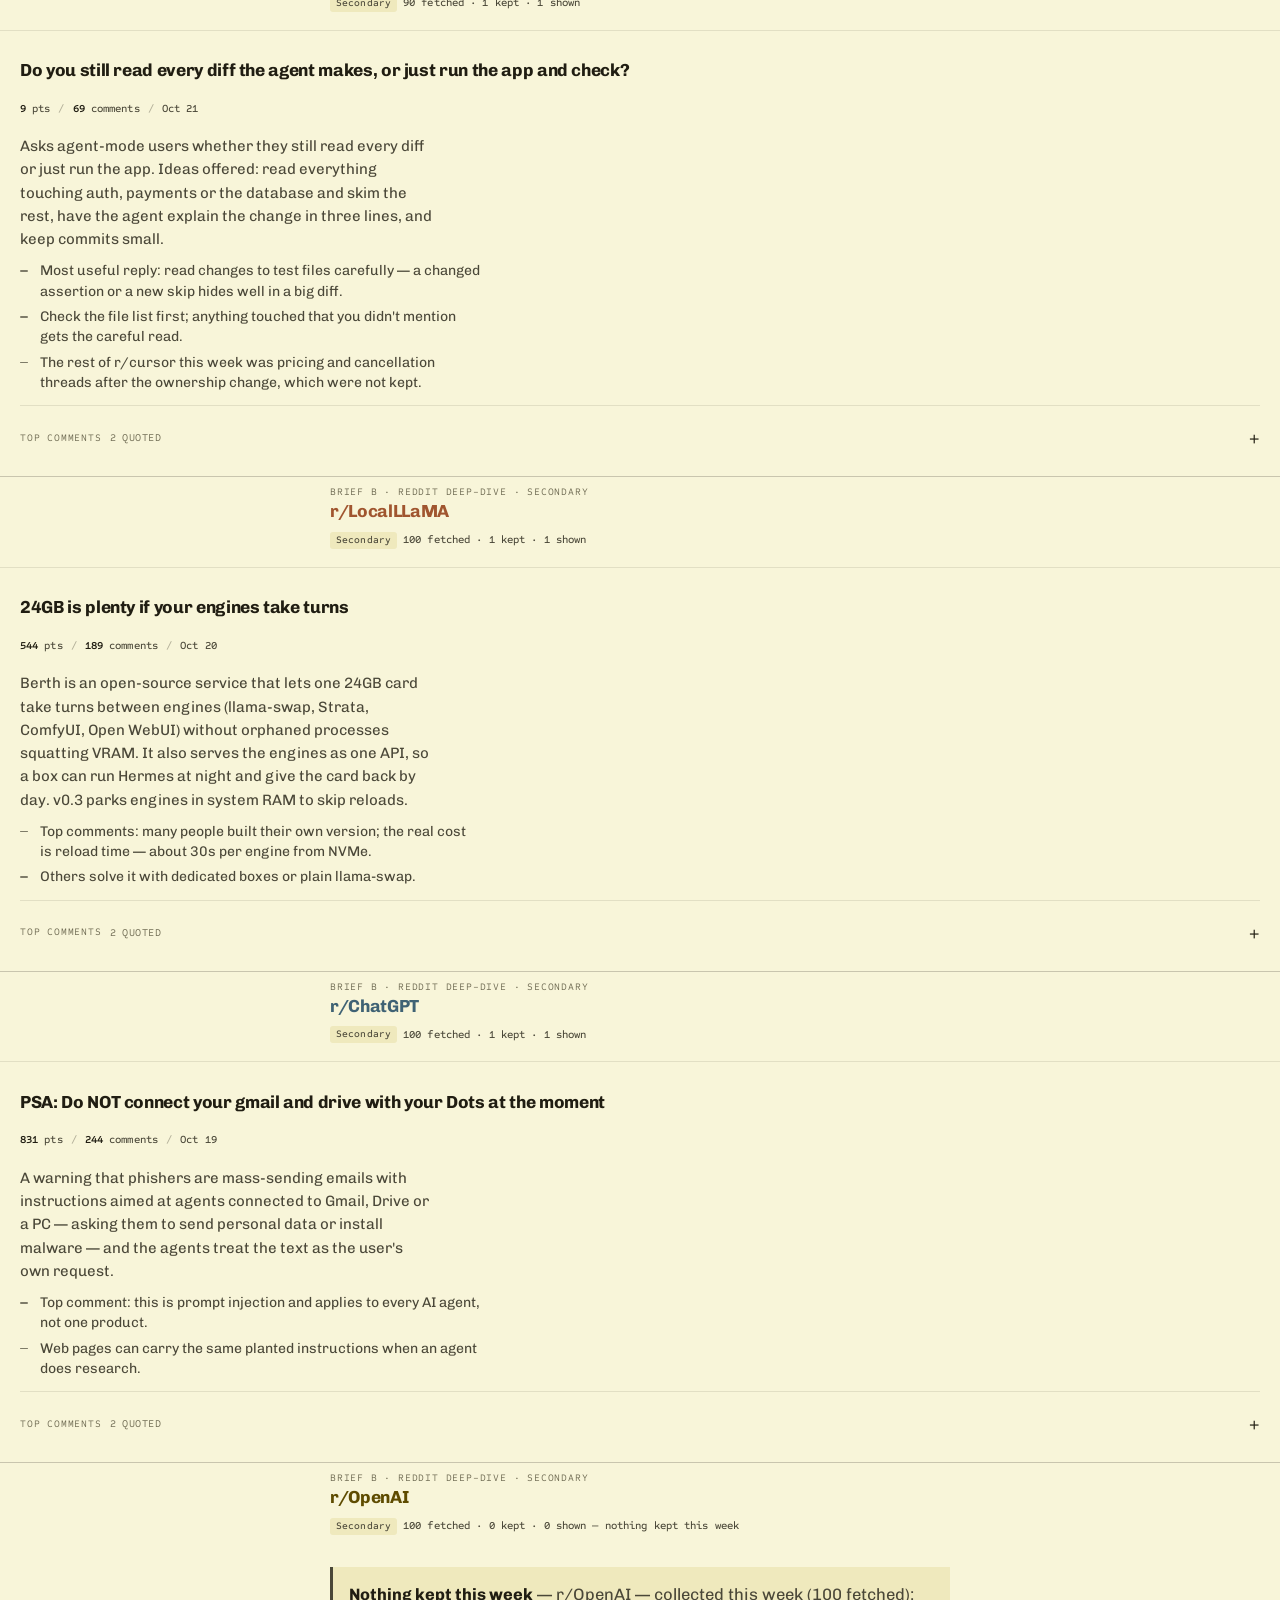
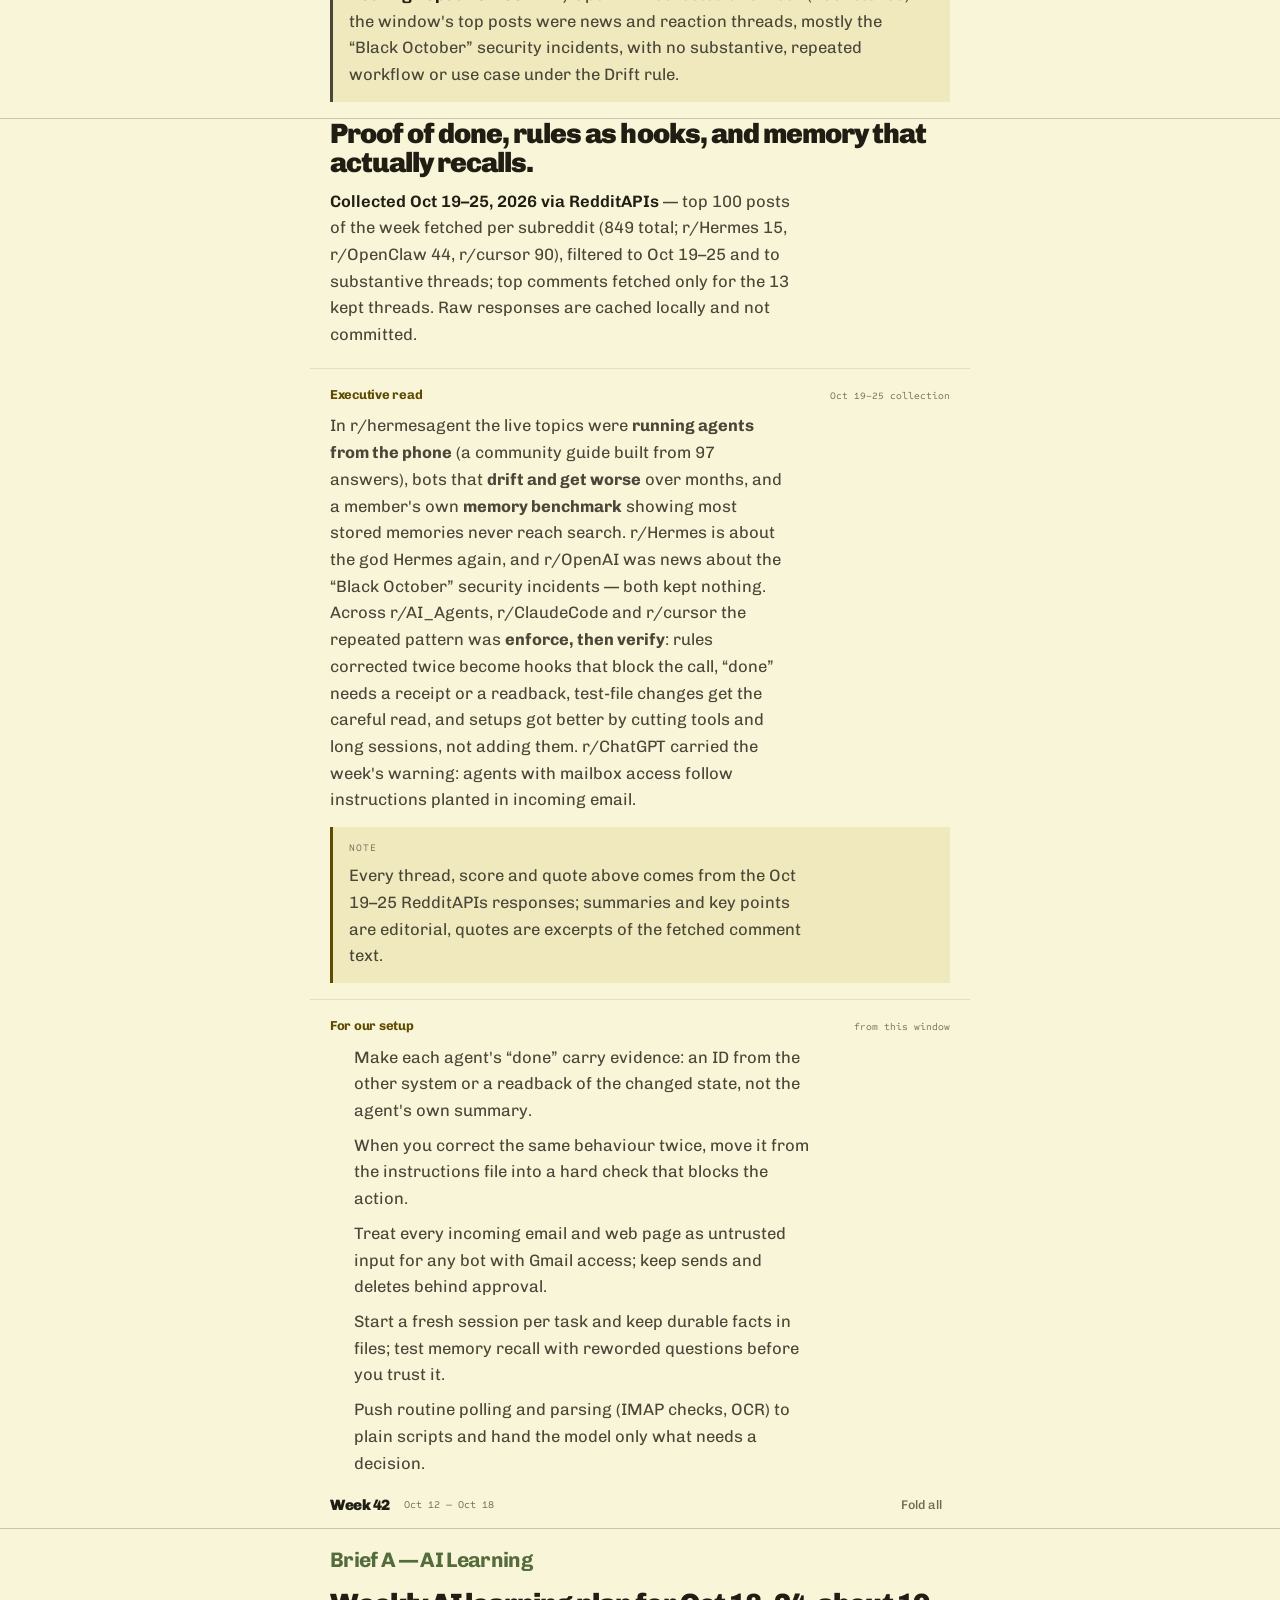
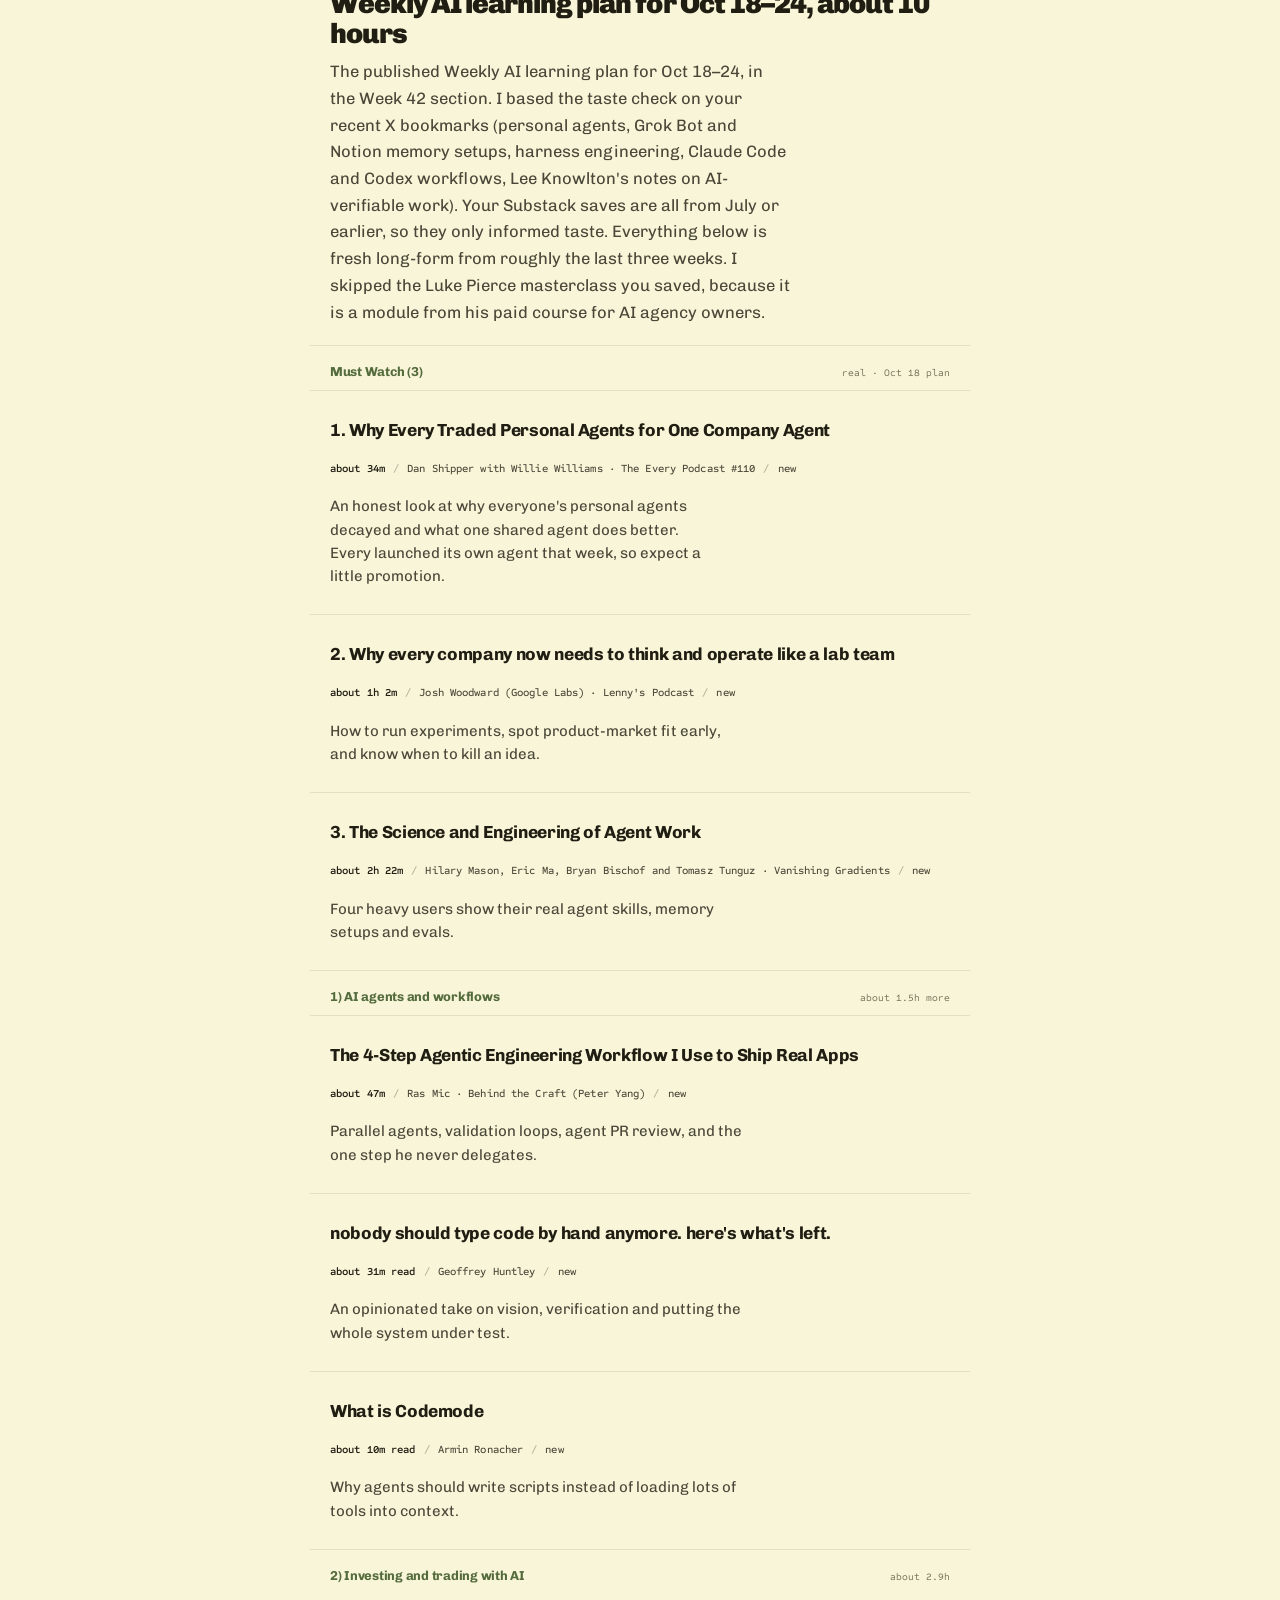
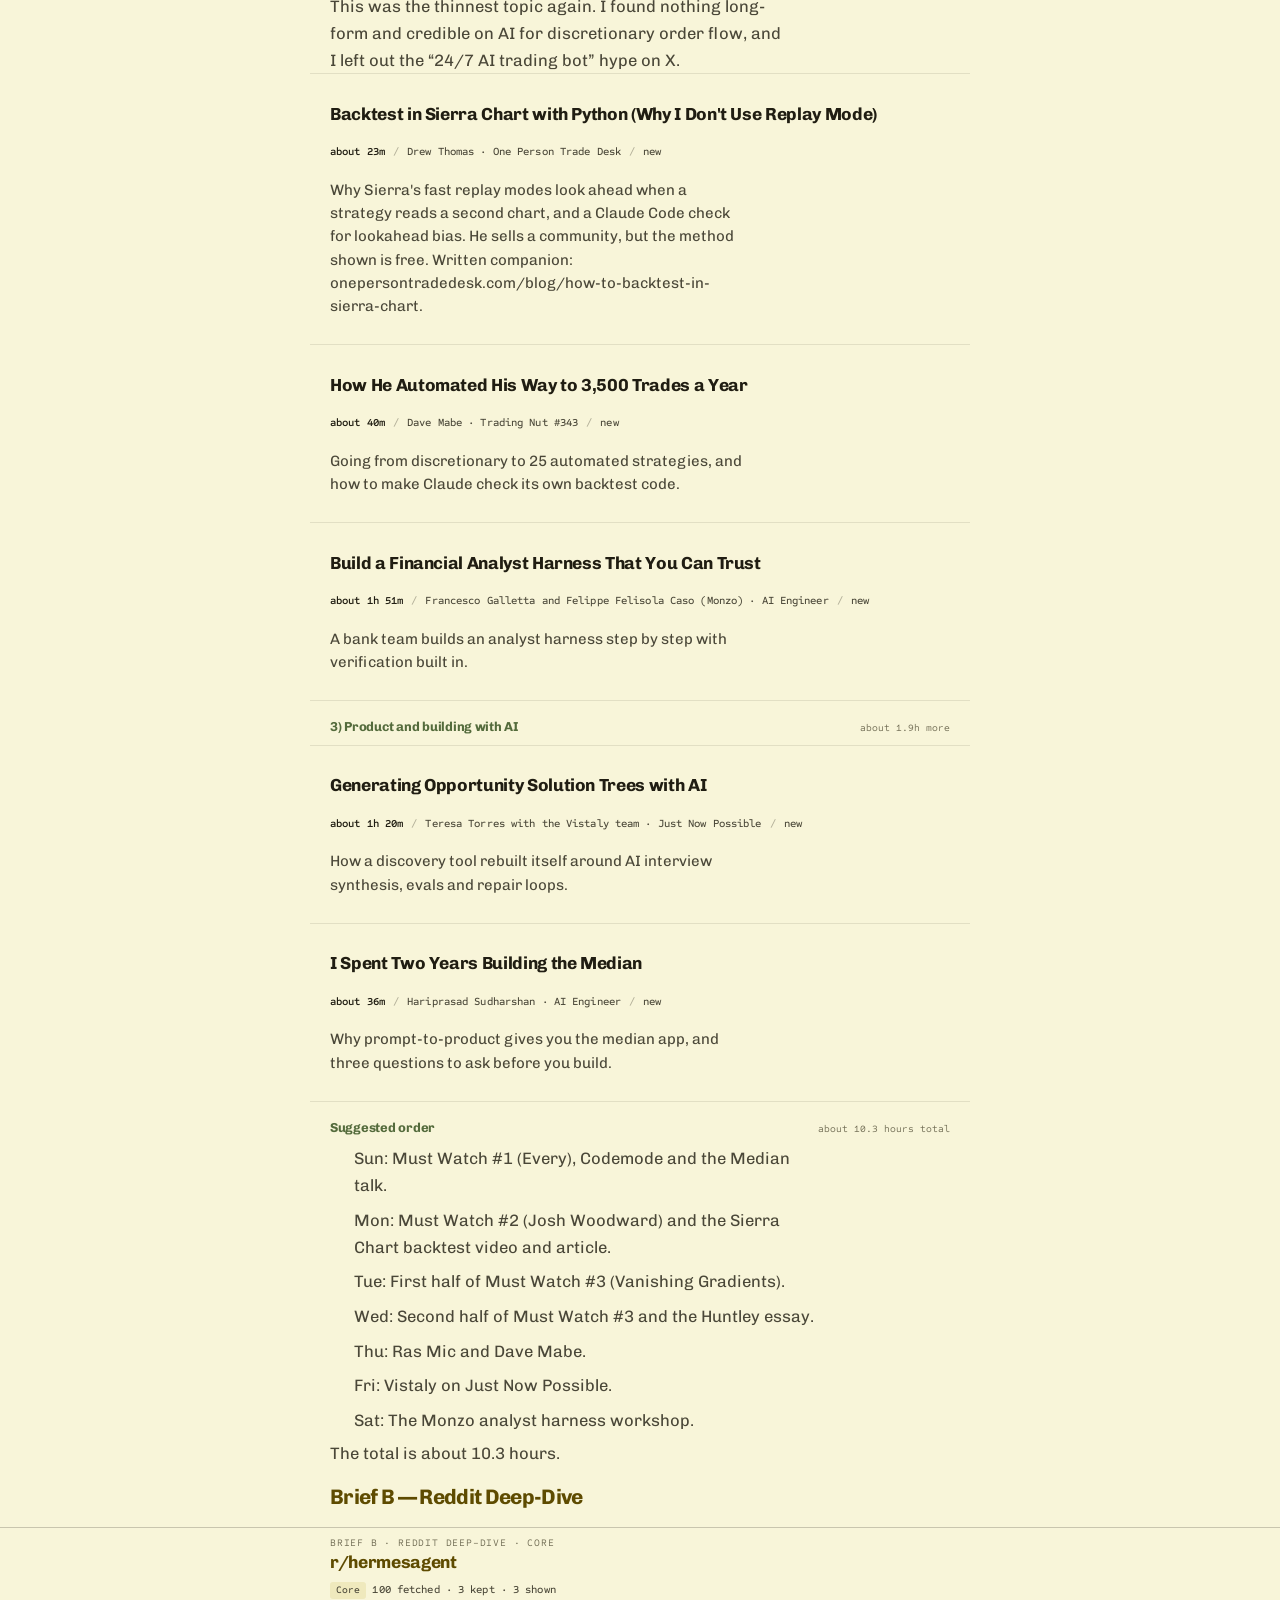
<file: weeks/2026-10-19.html>
<!doctype html>
<html lang="en">
<head>
<meta charset="utf-8">
<meta http-equiv="refresh" content="0; url=../index.html#wk-43">
<link rel="canonical" href="../index.html#wk-43">
<title>Week 43 — moved to the single landing page</title>
</head>
<body>
<p>This week now lives on the single landing page: <a href="../index.html#wk-43">Week 43</a>.</p>
<script>location.replace("../index.html#wk-43");</script>
</body>
</html>
</file>
<file: style.css>
:root{
  --bg:#F8F5D9; --panel:#F1EDCB; --deep:#EFE9BD;
  --ink:#201D12; --ink-2:#4A4738; --mute:#6E6A52; --dead:#6F6C58;
  --edge:rgba(32,29,18,.22); --edge-soft:rgba(32,29,18,.10);
  --h-localllama:#A0552F; --h-mlreddit:#3F6274; --h-claudeai:#546B3C;
  --h-singularity:#734A60; --h-xnetwork:#7E6220; --h-hermes:#5E4B00;
  --f:"Chivo",system-ui,-apple-system,sans-serif;
  --m:"Sometype Mono",ui-monospace,SFMono-Regular,monospace;
  --top:52px; --wk:46px; --measure:46ch;
}
@media (prefers-color-scheme:dark){
  :root:not([data-theme="light"]){
    --bg:#191711; --panel:#211F16; --deep:#2A281D;
    --ink:#EFEBCE; --ink-2:#C2BE9F; --mute:#8B8768; --dead:#5C5943;
    --edge:rgba(239,235,206,.20); --edge-soft:rgba(239,235,206,.09);
    --h-localllama:#D5946F; --h-mlreddit:#8FB4C6; --h-claudeai:#A0B882;
    --h-singularity:#C295B0; --h-xnetwork:#C8A75C; --h-hermes:#D4BC6A;
  }
}
:root[data-theme="dark"]{
  --bg:#191711; --panel:#211F16; --deep:#2A281D;
  --ink:#EFEBCE; --ink-2:#C2BE9F; --mute:#8B8768; --dead:#5C5943;
  --edge:rgba(239,235,206,.20); --edge-soft:rgba(239,235,206,.09);
  --h-localllama:#D5946F; --h-mlreddit:#8FB4C6; --h-claudeai:#A0B882;
  --h-singularity:#C295B0; --h-xnetwork:#C8A75C; --h-hermes:#D4BC6A;
}

*{box-sizing:border-box}
body{margin:0;background:var(--bg);color:var(--ink);font-family:var(--f);
  font-size:16px;line-height:1.5;-webkit-text-size-adjust:100%;-webkit-font-smoothing:antialiased}
.w{max-width:660px;margin:0 auto;padding:0 20px}
button{font:inherit;color:inherit;background:none;border:0;cursor:pointer;text-align:left}
:focus-visible{outline:2px solid var(--ink);outline-offset:2px}
[hidden]{display:none !important}
ol{list-style:none;margin:0;padding:0}

/* ---------- top ---------- */
.top{position:sticky;top:0;z-index:60;height:var(--top);background:var(--bg);
  border-bottom:1px solid var(--edge-soft);display:flex;align-items:center}
.top .w{display:flex;align-items:center;justify-content:space-between;width:100%}
.wm{font-weight:900;font-size:19px;letter-spacing:-.04em}
.wm em{font-style:normal;font-weight:300}
.tools{display:flex;align-items:center;gap:12px}
.top .live{font-family:var(--m);font-size:10px;letter-spacing:.08em;color:var(--mute);
  text-transform:uppercase}
/* the sticky week header and its strip already show position on small screens */
@media (max-width:560px){ .top .live{display:none} }

/* ---------- intro ---------- */
.intro{padding:44px 20px 34px;border-bottom:1px solid var(--edge)}
.intro h1{font-weight:900;font-size:clamp(34px,10vw,52px);line-height:.98;letter-spacing:-.05em;
  margin:0;text-wrap:balance;max-width:15ch}
.intro p{margin:20px 0 0;font-size:16.5px;line-height:1.55;color:var(--ink-2);max-width:42ch}
.intro .stat{display:flex;gap:0;margin-top:26px;border-top:1px solid var(--edge-soft);
  padding-top:16px}
.intro .stat div{flex:1 1 0;display:flex;flex-direction:column;gap:3px}
.intro .stat b{font-family:var(--m);font-weight:500;font-size:16px;font-variant-numeric:tabular-nums}
.intro .stat span{font-size:10.5px;color:var(--mute);letter-spacing:.03em}

/* ---------- week header (normal flow; does not follow scrolling) ---------- */
.wkhead{position:relative;background:var(--bg);
  border-bottom:1px solid var(--edge)}
.wkhead .in{max-width:660px;margin:0 auto;padding:0 20px;height:var(--wk);
  display:flex;align-items:center;gap:14px}
.wkhead .no{font-weight:900;font-size:15px;letter-spacing:-.03em;white-space:nowrap}
.wkhead .dt{font-family:var(--m);font-size:10.5px;color:var(--mute);white-space:nowrap;
  font-variant-numeric:tabular-nums}
/* the signature: a density strip that doubles as position */
.strip{flex:1 1 auto;display:flex;gap:2px;height:9px;min-width:60px}
.strip i{display:block;height:100%;background:currentColor;opacity:.24;
  transition:opacity .25s,transform .25s;transform-origin:bottom;font-style:normal}
.strip i[data-on="true"]{opacity:1}
.wkhead .fold{flex:0 0 auto;font-size:12.5px;color:var(--mute);font-weight:500;
  padding:12px 8px 12px 8px;min-height:44px;display:inline-flex;align-items:center}
@media(max-width:360px){
  .wkhead .in{gap:4px;padding:0 20px}
  .wkhead .no{font-size:13px}
  .wkhead .dt{font-size:10.5px}
  .strip{min-width:30px}
  .wkhead .fold{font-size:11px;padding:10px 4px}

  .wkhead .fold:not([data-fold-all]){display:none}
}

/* ---------- source block ---------- */
.src{scroll-margin-top:var(--top)}
.srch{position:sticky;top:var(--top);z-index:40;background:var(--bg);
  width:100%;padding:0}
.srch .in{position:relative;max-width:660px;margin:0 auto;padding:8px 20px;display:flex;
  align-items:center;cursor:pointer}
.srch h2{margin:0;font-weight:400;font-size:inherit}
.srtoggle{font:inherit;font-weight:700;font-size:21px;letter-spacing:-.032em;color:currentColor;
  padding:0;text-align:left;min-height:44px;display:inline-flex;align-items:center}
/* the whole row is the hit target; the button stays the only control */
.srtoggle::after{content:"";position:absolute;inset:0;z-index:1}
.srtoggle:focus-visible{outline:none}
.srch .in:has(.srtoggle:focus-visible){outline:2px solid currentColor;outline-offset:-3px}
.sum{padding:0 20px 20px;max-width:660px;margin:0 auto}
.sum p{margin:0;font-size:16.5px;line-height:1.62;color:var(--ink-2);max-width:var(--measure)}
.sum p b{color:var(--ink);font-weight:600}

.grp{max-width:660px;margin:0 auto}
.grph{display:flex;align-items:baseline;justify-content:space-between;padding:16px 20px 8px;
  border-top:1px solid var(--edge-soft)}
.grph span:first-child{font-size:13px;color:currentColor;font-weight:700;letter-spacing:-.02em}
.grph span:last-child{font-family:var(--m);font-size:10px;color:var(--mute);
  font-variant-numeric:tabular-nums}

/* ---------- thread cards ---------- */
.tcard{padding:18px 20px 16px;border-top:1px solid var(--edge-soft)}
.tcard .badge{display:inline-flex;align-items:center;gap:6px;margin:8px 0 10px;
  font-family:var(--m);font-size:11px;font-weight:500;color:var(--ink-2);
  font-variant-numeric:tabular-nums;letter-spacing:.01em}
.tcard .badge b{font-weight:600;color:var(--ink)}
.tcard .badge i{font-style:normal;opacity:.4;padding:0 2px}
.tcard h3{margin:0;font-weight:700;font-size:17.5px;line-height:1.35;letter-spacing:-.02em;
  text-wrap:pretty;color:var(--ink)}
.tcard h3 a{color:inherit;text-decoration:none;display:inline-block;min-height:44px;display:flex;align-items:center}
.tcard h3 a:hover{text-decoration:underline;text-underline-offset:3px}
.tcard .summary{margin:8px 0 10px;font-size:15px;line-height:1.55;color:var(--ink-2);
  max-width:var(--measure);text-wrap:pretty}
.kp{list-style:none;margin:8px 0 12px;padding:0;display:flex;flex-direction:column;gap:5px;
  max-width:var(--measure)}
.kp li{display:grid;grid-template-columns:12px 1fr;gap:8px;font-size:14px;line-height:1.45;
  color:var(--ink-2);text-wrap:pretty}
.kp li::before{content:"";width:8px;height:1.5px;border-radius:1px;background:currentColor;
  opacity:.7;margin-top:9px}
:root[data-kp="off"] .kp{display:none}

/* ---------- foldable top comments (closed by default) ---------- */
.tc{margin-top:10px;padding-top:10px;border-top:1px solid var(--edge-soft)}
.tc-hd{font-family:var(--m);font-size:10px;letter-spacing:.08em;color:var(--mute);
  text-transform:uppercase;margin:0;min-height:44px;width:100%;display:flex;align-items:center;
  justify-content:flex-start;gap:8px;cursor:pointer;list-style:none}
.tc-hd::-webkit-details-marker{display:none}
.tc-hd::after{content:"+";font-size:18px;line-height:1;color:var(--ink);margin-left:auto}
.tc[open] .tc-hd::after{content:"−"}
.tc-hd span{font-size:10.5px;color:var(--mute);letter-spacing:.04em}
.tc-list{max-width:var(--measure)}
.tc-item{padding:10px 0 12px;border-top:1px solid var(--edge-soft)}
.tc-item:first-of-type{border-top:0}
.tc-meta{display:flex;align-items:baseline;gap:8px;margin:0 0 5px;font-family:var(--m);
  font-size:10.5px;color:var(--mute);font-variant-numeric:tabular-nums}
.tc-meta b{font-weight:500;color:var(--ink-2)}
.tc-meta .sc{display:inline-flex;align-items:center;gap:3px;padding:1px 6px;
  background:var(--deep);border-radius:3px;color:var(--ink-2);font-weight:500;font-size:10px}
.tc-body{margin:0;font-size:14.5px;line-height:1.5;color:var(--ink);text-wrap:pretty;
  max-width:var(--measure);overflow-wrap:anywhere}
.tc-pl{display:inline-block;margin-top:5px;font-family:var(--m);font-size:10.5px;
  color:var(--mute);text-decoration:none;border-bottom:1px solid var(--edge);min-height:44px;
  display:inline-flex;align-items:center;padding:2px 0}
.tc-pl:hover{color:var(--ink);border-bottom-color:currentColor}

.densbtn{font-size:12.5px;color:var(--mute);font-weight:500;padding:10px 14px;min-height:44px;display:inline-flex;align-items:center}
.densbtn:hover{color:var(--ink)}

/* collapsed state — per community, not per week */
.fold-wrap{display:grid;grid-template-rows:1fr;transition:grid-template-rows .3s cubic-bezier(.2,.7,.2,1)}
.src[data-fold="true"] .fold-wrap{grid-template-rows:0fr}
.fold-wrap > div{overflow:hidden;min-height:0}
.src[data-fold="true"] .srch .in{border-bottom:1px solid var(--edge-soft)}

/* quiet weeks (no items in this prototype) */
.quiet{max-width:660px;margin:0 auto;padding:14px 20px 26px}
.qrow{display:flex;align-items:baseline;justify-content:space-between;gap:14px;
  padding:11px 0;border-top:1px solid var(--edge-soft)}
.qrow b{font-weight:600;font-size:15px;letter-spacing:-.02em}
.qrow span{font-family:var(--m);font-size:10.5px;color:var(--mute);font-variant-numeric:tabular-nums}
.quiet .topics{margin:0 0 4px;font-size:14.5px;line-height:1.5;color:var(--ink-2)}

/* ---------- revisit break ---------- */
.brk-band{background:var(--panel);border-top:1px solid var(--edge);
  border-bottom:1px solid var(--edge);padding:38px 0 40px;margin:0}
.brk-band h3{font-weight:900;font-size:clamp(25px,7vw,32px);line-height:1.05;
  letter-spacing:-.04em;margin:10px 0 0;text-wrap:balance;max-width:16ch}
.brk-band .k{font-size:13.5px;color:var(--mute);font-weight:500}
.brk-band p{margin:12px 0 0;font-size:15px;line-height:1.55;color:var(--ink-2);max-width:40ch}
.nojs{padding-top:28px;padding-bottom:28px;border-bottom:1px solid var(--edge)}
.nojs h2{margin:0 0 8px;font-size:21px;line-height:1.2}
.nojs p{margin:0;color:var(--ink-2);max-width:var(--measure)}
.nojs a{color:inherit}

/* ---------- menu ---------- */
.jump{position:fixed;right:16px;bottom:calc(18px + env(safe-area-inset-bottom));z-index:70;
  width:48px;height:48px;padding:0;background:var(--ink);color:var(--bg);
  display:flex;align-items:center;justify-content:center;transition:opacity .18s}
.jump:hover{opacity:.88}
.jump svg{display:block}
.sheet{position:fixed;inset:0;z-index:80;display:flex;align-items:flex-end;justify-content:center}
.scrim{position:absolute;inset:0;background:rgba(32,29,18,.45)}
.sheetin{position:relative;width:100%;max-width:660px;max-height:76vh;overflow-y:auto;
  background:var(--bg);border-top:1px solid var(--edge);padding-bottom:env(safe-area-inset-bottom)}
.sheetin header{position:sticky;top:0;background:var(--bg);display:flex;align-items:center;
  justify-content:space-between;padding:18px 20px 12px;border-bottom:1px solid var(--edge-soft)}
.sheetin header b{font-weight:900;font-size:17px;letter-spacing:-.03em}
.sheetin header button{font-family:var(--m);font-size:11px;color:var(--mute);padding:8px 0}
.jgrp{padding:16px 20px 6px;font-size:13px;color:var(--mute);font-weight:600;letter-spacing:-.01em}
.jrow{display:flex;align-items:center;justify-content:space-between;width:100%;gap:12px;
  min-height:50px;padding:0 20px;border-top:1px solid var(--edge-soft)}
.jrow b{font-weight:600;font-size:15.5px;letter-spacing:-.02em}
.jrow span{font-family:var(--m);font-size:10.5px;color:var(--mute);font-variant-numeric:tabular-nums}


/* ---------- real-brief editorial elements ---------- */
.srclink{display:inline-block;padding:4px 0;min-height:44px;display:inline-flex;align-items:center}
.ml{padding:12px 2px;display:inline-block;min-height:44px;display:inline-flex;align-items:center}
.ml{color:inherit;opacity:.85;text-decoration:none;border-bottom:1px solid currentColor}
.ml:hover{opacity:1}
:is(ol,ul).ed{margin:0;padding:0 20px 6px 44px;max-width:660px;margin-left:auto;margin-right:auto}
.grp :is(ol,ul).ed{padding-left:44px}
@media(min-width:700px){:is(ol,ul).ed{padding-left:calc((100% - 660px)/2 + 24px)}}
:is(ol,ul).ed li,.sum p,.callout p,.takeaway p{font-size:16.5px;line-height:1.62;color:var(--ink-2);max-width:var(--measure)}
:is(ol,ul).ed li+li{margin-top:8px}
:is(ol,ul).ed li::marker{font-family:var(--m);font-size:11px;color:var(--mute)}
.grp>p{margin:0;padding:0 20px 8px;font-size:16.5px;line-height:1.62;color:var(--ink-2);
  max-width:calc(var(--measure) + 40px)}
.issuehed{margin:0;font-weight:900;font-size:clamp(22px,6vw,28px);line-height:1.05;letter-spacing:-.035em;color:var(--ink)}
.hed .issuehed{margin-bottom:10px}
.callout,.takeaway{margin:14px 20px 16px;padding:14px 16px;background:var(--deep);
  border-left:3px solid currentColor}
.callout p,.takeaway p{margin:0}
.boxlabel{display:block;font-family:var(--m);font-size:10px;letter-spacing:.09em;
  text-transform:uppercase;color:var(--mute);margin-bottom:6px}
.method li{color:var(--mute)}
.srclist{list-style:none;margin:0;padding:0 20px 10px;max-width:660px}
.srclist li{display:grid;grid-template-columns:34px 1fr;gap:8px;padding:9px 0;
  border-top:1px solid var(--edge-soft);font-size:14px;line-height:1.45}
.sn{font-family:var(--m);font-size:10.5px;color:var(--mute);padding-top:2px;font-variant-numeric:tabular-nums}
.srclist a{color:var(--ink-2);text-decoration:none;border-bottom:1px solid var(--edge)}
.srclist a{display:inline-block;max-width:var(--measure);overflow-wrap:anywhere}
.srclist a:hover{color:var(--ink);border-bottom-color:currentColor}

footer{padding:30px 0 40px}
footer p{margin:0 0 9px;font-size:12.5px;color:var(--mute);line-height:1.7}
@media (prefers-reduced-motion:reduce){*{transition-duration:.01ms !important}}

/* ---- prototype additions: ONLY original Drift tokens/patterns ----
   Every value below is copied from the original Drift stylesheet above:
   type scale (.intro h1, .srtoggle, .jrow, .brk-band, .callout, badges),
   colour tokens (--bg/--panel/--deep/--ink/--mute/--edge, --h-* hues),
   spacing and the fold motion defined in the base rules. No new tokens,
   sizes, colours, transitions or easing are introduced here. */

/* small prototype strip: original .top .live pattern */
.proto-banner{background:var(--bg);color:var(--mute);border-bottom:1px solid var(--edge-soft);padding:10px 0;font-family:var(--m);font-size:10px;letter-spacing:.08em;text-transform:uppercase}
.proto-banner .w{display:flex;gap:12px;flex-wrap:wrap;align-items:center}
.badge-proto{display:inline-flex;align-items:center;gap:3px;padding:1px 6px;background:var(--deep);border-radius:3px;color:var(--ink-2);font-weight:500;font-size:10px}
a{color:inherit}
/* back link: original .tc-pl pattern */
.back{display:inline-flex;min-height:44px;align-items:center;font-family:var(--m);font-size:10.5px;color:var(--mute);text-decoration:none;border-bottom:1px solid var(--edge);padding:2px 0}
.back:hover{color:var(--ink);border-bottom-color:currentColor}
footer a{color:inherit;text-decoration:none;border-bottom:1px solid var(--edge)}
footer a:hover{color:var(--ink);border-bottom-color:currentColor}

/* index weeks list: .intro + .jrow patterns at original scale */
.weeks{padding:44px 20px 34px;border-bottom:1px solid var(--edge)}
.weeks h1{font-weight:900;font-size:clamp(34px,10vw,52px);line-height:.98;letter-spacing:-.05em;margin:0;text-wrap:balance;max-width:15ch}
.weeks .sub{margin:20px 0 0;font-size:16.5px;line-height:1.55;color:var(--ink-2);max-width:42ch}
.week-list{list-style:none;margin:26px 0 0;padding:16px 0 0;border-top:1px solid var(--edge-soft)}
.week-row{display:flex;align-items:center;justify-content:space-between;gap:12px;min-height:50px;padding:0;border-top:1px solid var(--edge-soft);text-decoration:none;color:inherit}
.week-row:first-child{border-top:0}
.week-name{font-weight:600;font-size:15.5px;letter-spacing:-.02em}
a.week-row:hover .week-name{text-decoration:underline;text-underline-offset:3px}
.week-meta{font-family:var(--m);font-size:10.5px;color:var(--mute);font-variant-numeric:tabular-nums;white-space:nowrap}
.week-row .arr{font-family:var(--m);font-size:10.5px;color:var(--mute)}
.week-row.is-disabled .week-name,.week-row.is-disabled .week-meta{color:var(--dead)}


/* Brief B subreddit sections: original thread-card heading scale
   (.tcard h3: 17.5px/700) — one step BELOW the .srtoggle brief titles
   (21px/700) — coloured only with original --h-* hues */
.subsrc{border-top:1px solid var(--edge);margin:0;padding:0;scroll-margin-top:var(--top)}
.subsrc-h{max-width:660px;margin:0 auto;padding:8px 20px}
.subk{display:block;font-family:var(--m);font-size:10px;letter-spacing:.08em;text-transform:uppercase;color:var(--mute)}
.subsrc-h h3{margin:0;font-weight:700;font-size:17.5px;line-height:1.35;letter-spacing:-.02em;color:currentColor}
.subline{display:inline-flex;align-items:center;gap:6px;margin:8px 0 10px;font-family:var(--m);font-size:11px;font-weight:500;color:var(--ink-2);font-variant-numeric:tabular-nums;letter-spacing:.01em}
.subtier{display:inline-flex;align-items:center;gap:3px;padding:1px 6px;background:var(--deep);border-radius:3px;color:var(--ink-2);font-weight:500;font-size:10px}
.substat{font-variant-numeric:tabular-nums}
/* placeholder body: original .callout pattern */
.notyet{width:calc(100% - 40px);max-width:620px;margin:14px auto 16px;padding:14px 16px;background:var(--deep);border-left:3px solid currentColor;font-size:16.5px;line-height:1.62;color:var(--ink-2)}
.notyet b{color:var(--ink)}
/* moved Brief B synthesis: original week-header rule */
.bbsynth{border-top:1px solid var(--edge);margin:0}
</file>
